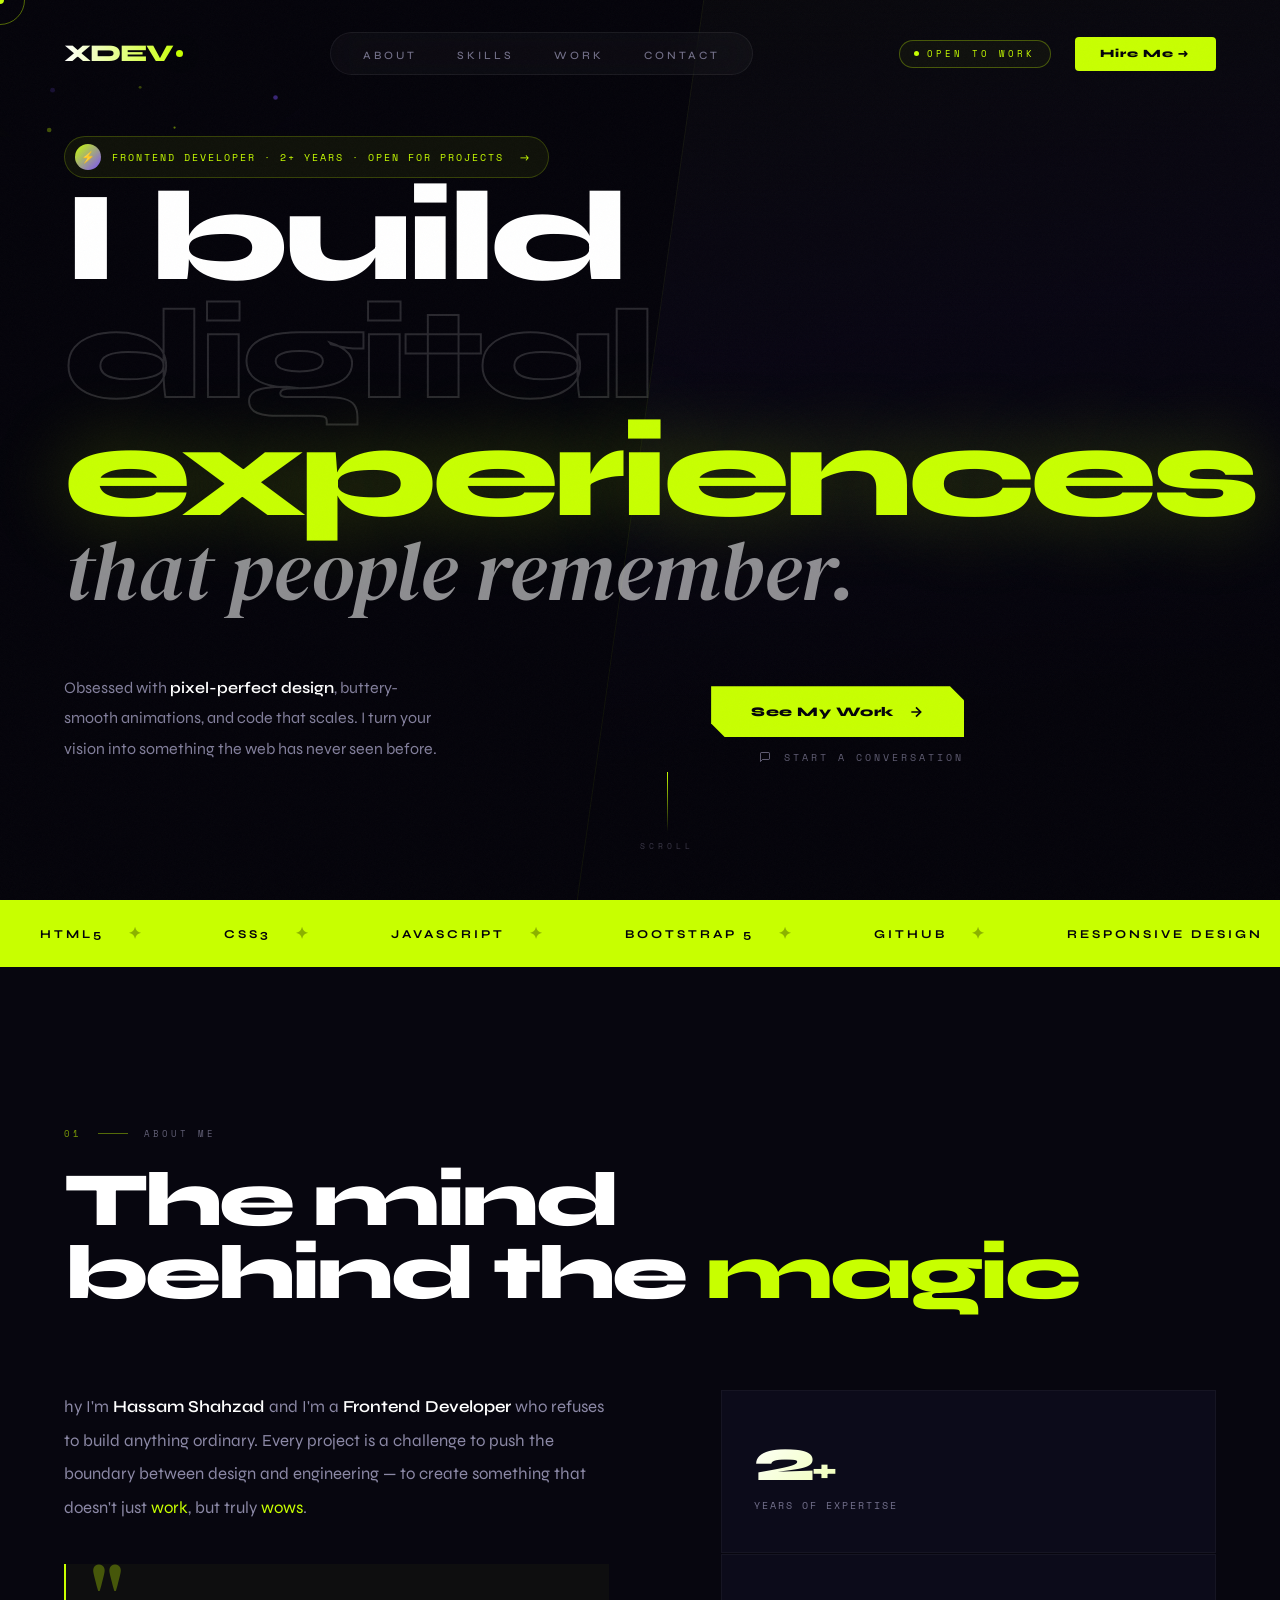
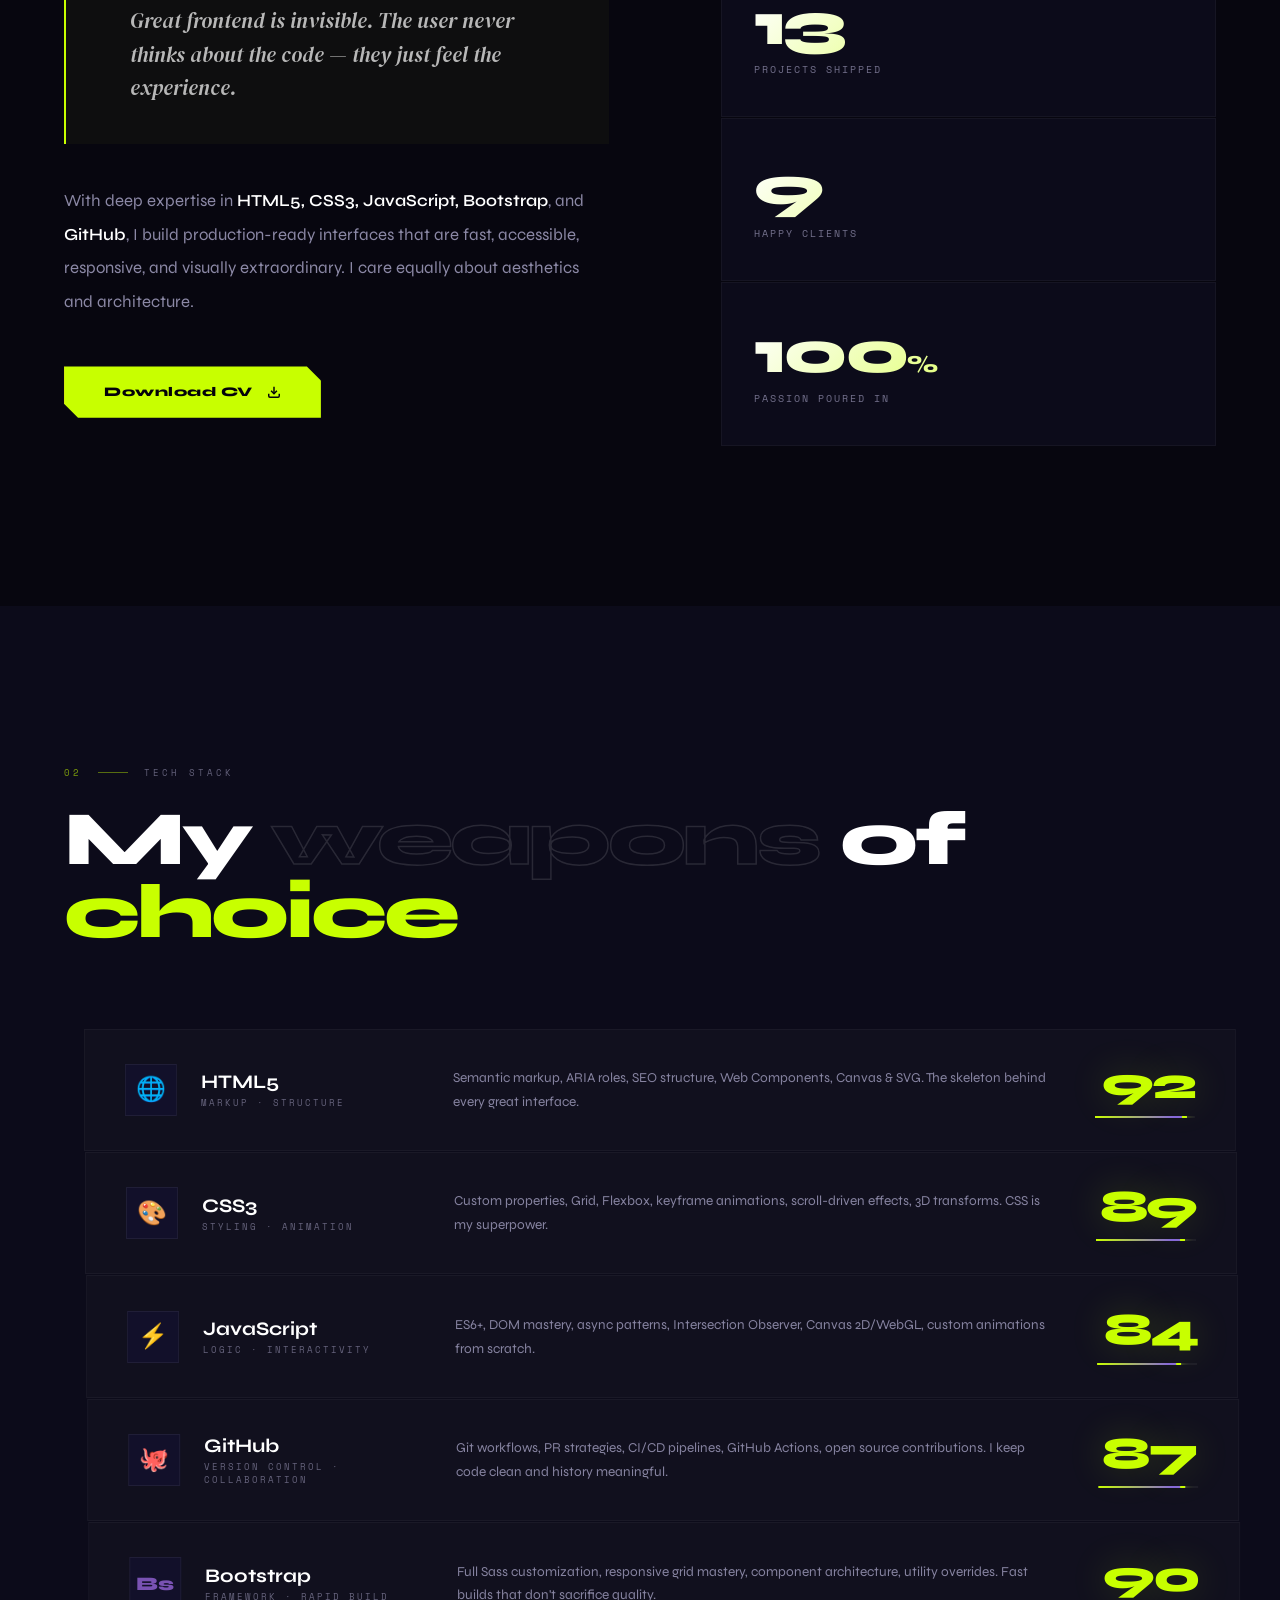
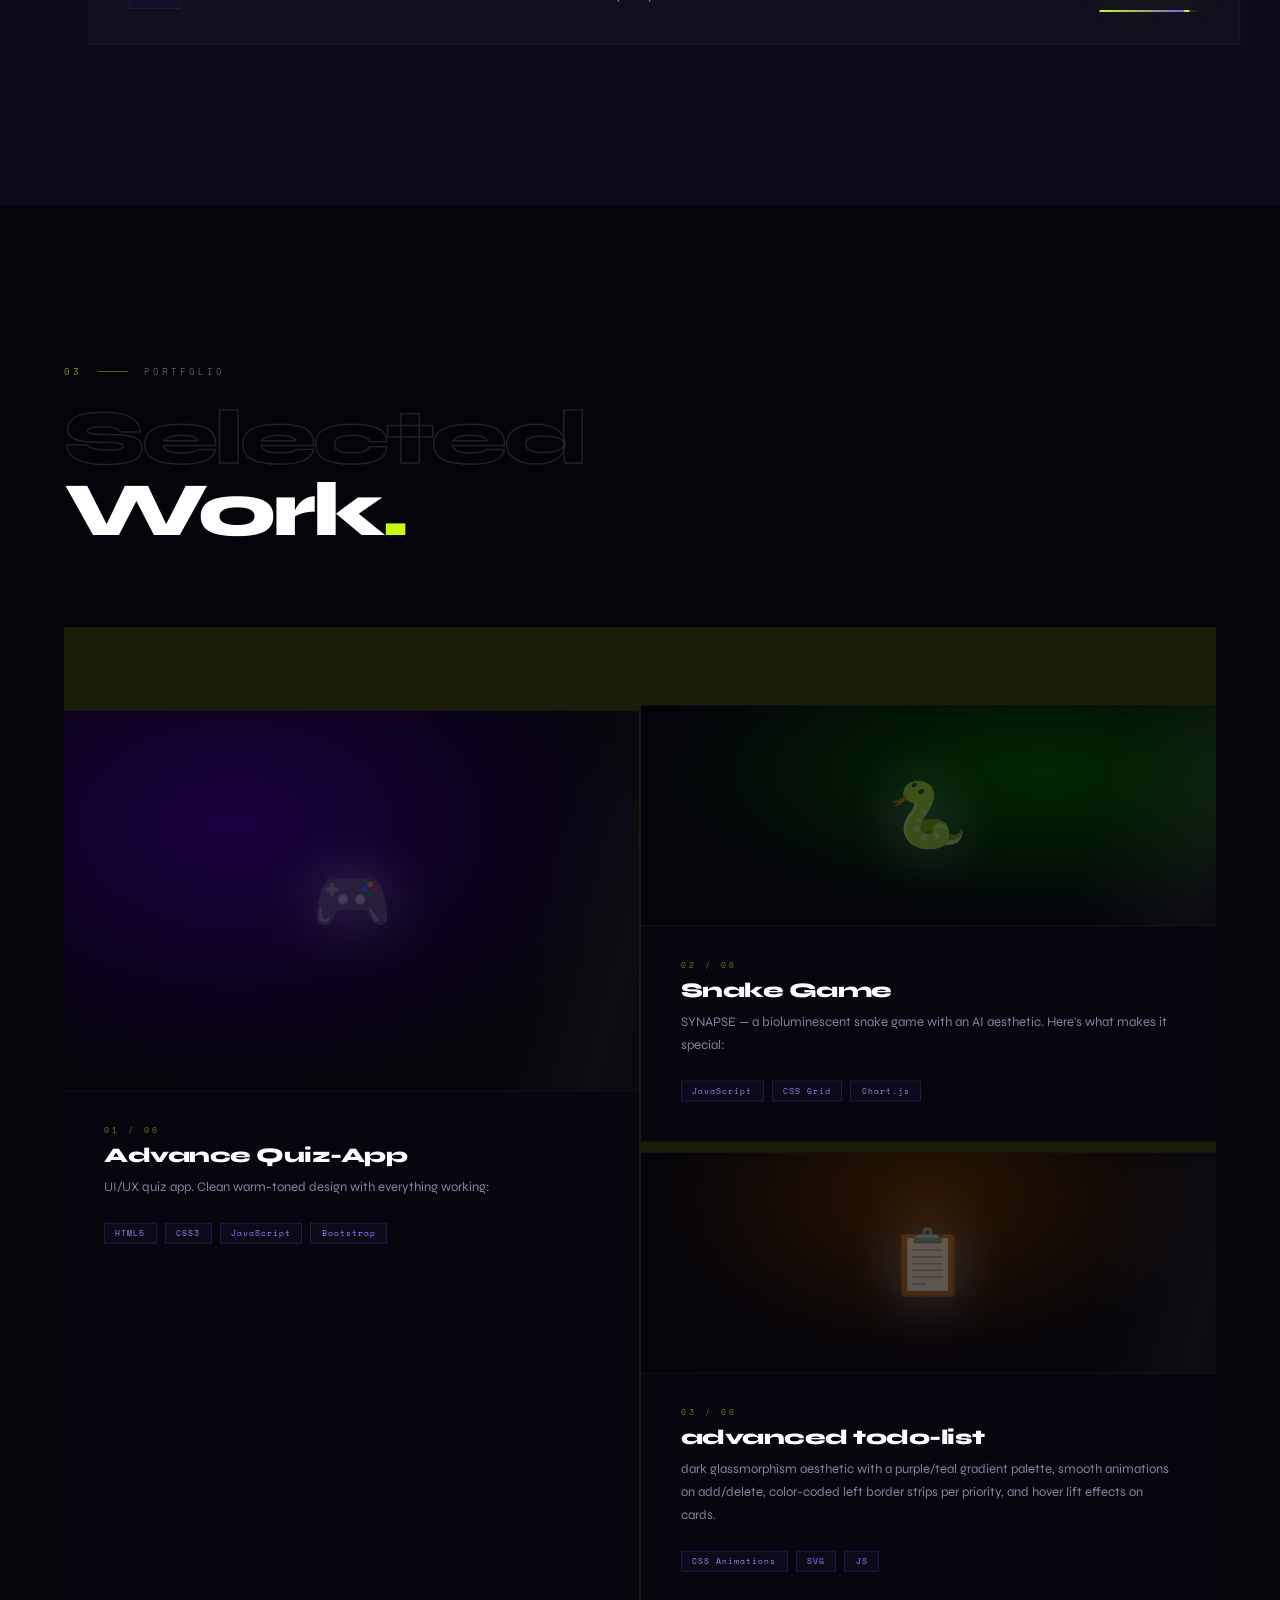
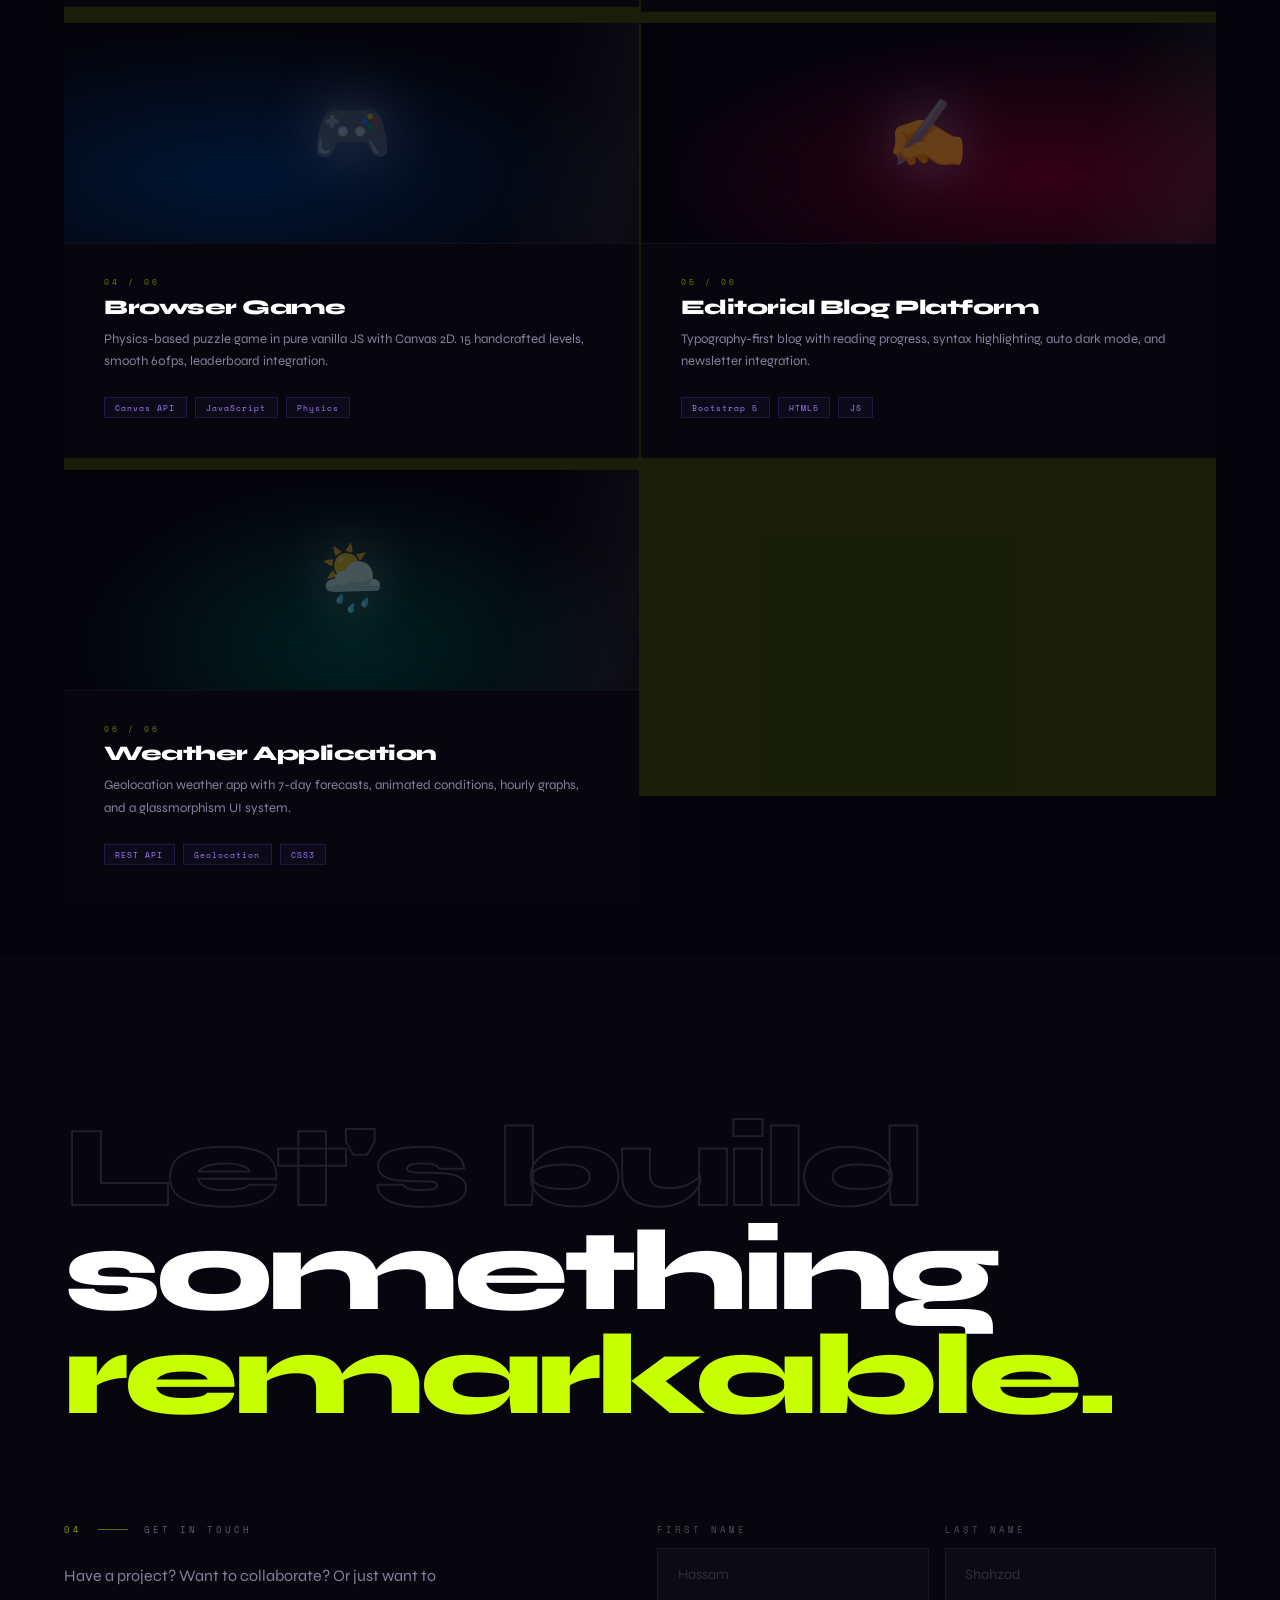
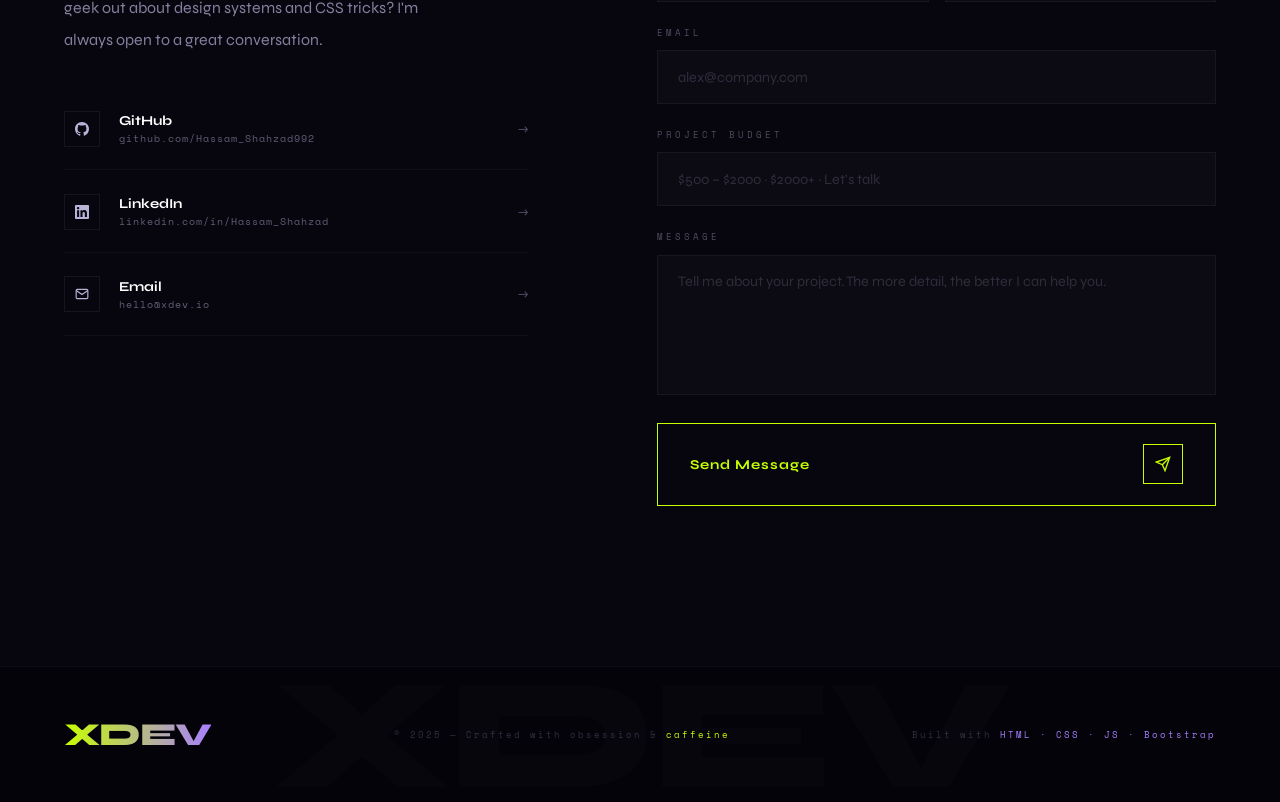
<file: index.html>
<!DOCTYPE html>
<html lang="en">
<head>
<meta charset="UTF-8">
<meta name="viewport" content="width=device-width, initial-scale=1.0">
<title>XDEV — Frontend Architect</title>
<link rel="preconnect" href="https://fonts.googleapis.com">
<link href="https://fonts.googleapis.com/css2?family=Clash+Display:wght@400;500;600;700&family=Cabinet+Grotesk:wght@100;300;400;500;700;800;900&family=Sentient:ital,wght@0,400;1,400;1,700&family=Sono:wght@300;400;500&display=swap" rel="stylesheet">
<link href="https://fonts.googleapis.com/css2?family=Syne:wght@400;700;800&family=DM+Serif+Display:ital@1&family=Space+Mono:ital,wght@0,400;1,400&display=swap" rel="stylesheet">
<link rel="stylesheet" href="portfolio.css">
</head>
<body>

<!-- NOISE -->
<div id="grain"></div>

<!-- SCROLL PROGRESS -->
<div id="progress"></div>

<!-- CURSORS -->
<div id="cursor-dot"></div>
<div id="cursor-circle"></div>
<div id="cursor-text">VIEW</div>

<!-- ══════════════════════ LOADER ══════════════════════ -->
<div id="loader">
  <div class="loader-scanline"></div>
  <div class="loader-corners"></div>
  <div class="loader-corners-b"></div>
  <div class="loader-big" id="loaderNum">0</div>
  <div class="loader-sub">Initializing Portfolio</div>
  <div class="loader-pct" id="loaderPct">0%</div>
  <div class="loader-bar-wrap"><div class="loader-bar" id="loaderBar"></div></div>
</div>

<!-- ══════════════════════ NAV ══════════════════════ -->
<nav id="mainNav">
  <a href="#home" class="nav-logo">XDEV<div class="nav-logo-dot logo-dot"></div></a>
  <ul class="nav-mid">
    <li><a href="#about">About</a></li>
    <li><a href="#skills">Skills</a></li>
    <li><a href="#projects">Work</a></li>
    <li><a href="#contact">Contact</a></li>
  </ul>
  <div class="nav-right">
    <div class="nav-badge"><div class="nav-badge-dot"></div>Open to work</div>
    <a href="#contact" class="nav-hire"><span>Hire Me →</span></a>
  </div>
</nav>

<!-- ══════════════════════ HERO ══════════════════════ -->
<section class="hero" id="home">
  <canvas id="hero-canvas"></canvas>
  <div class="hero-diagonal"></div>

  <div class="hero-content">
    <div class="hero-chip">
      <div class="chip-avatar">⚡</div>
      <span class="chip-text">Frontend Developer · 2+ Years · Open for Projects</span>
      <span class="chip-arrow">→</span>
    </div>

    <h1 class="hero-title">
      <span class="ht-line ht-white">I build</span>
      <span class="ht-line ht-outline">digital</span>
      <span class="ht-line"><span class="ht-lime">experiences</span></span>
      <span class="ht-line ht-serif">that people remember.</span>
    </h1>

    <div class="hero-bottom">
      <p class="hero-desc">
        Obsessed with <strong>pixel-perfect design</strong>, buttery-smooth animations,
        and code that scales. I turn your vision into something the web has never seen before.
      </p>
      <div class="hero-btns">
        <a href="#projects" class="hbtn-main">
          <span>See My Work</span>
          <svg width="16" height="16" viewBox="0 0 24 24" fill="none" stroke="currentColor" stroke-width="2.5"><line x1="5" y1="12" x2="19" y2="12"/><polyline points="12 5 19 12 12 19"/></svg>
        </a>
        <a href="#contact" class="hbtn-ghost">
          <svg width="12" height="12" viewBox="0 0 24 24" fill="none" stroke="currentColor" stroke-width="2"><path d="M21 15a2 2 0 0 1-2 2H7l-4 4V5a2 2 0 0 1 2-2h14a2 2 0 0 1 2 2z"/></svg>
          START A CONVERSATION
        </a>
      </div>
    </div>
  </div>

  <div class="hero-scroll">
    <div class="scroll-track"></div>
    <span>Scroll</span>
  </div>
</section>

<!-- ══════════════════════ MARQUEE ══════════════════════ -->
<div class="marquee-strip">
  <div class="marquee-inner" id="marq">
    <span class="mitem">HTML5</span><span class="mitem">CSS3</span>
    <span class="mitem">JavaScript</span><span class="mitem">Bootstrap 5</span>
    <span class="mitem">GitHub</span><span class="mitem">Responsive Design</span>
    <span class="mitem">Web Animation</span><span class="mitem">UI · UX</span>
    <span class="mitem">Accessibility</span><span class="mitem">Performance</span>
    <span class="mitem">HTML5</span><span class="mitem">CSS3</span>
    <span class="mitem">JavaScript</span><span class="mitem">Bootstrap 5</span>
    <span class="mitem">GitHub</span><span class="mitem">Responsive Design</span>
    <span class="mitem">Web Animation</span><span class="mitem">UI · UX</span>
    <span class="mitem">Accessibility</span><span class="mitem">Performance</span>
  </div>
</div>

<!-- ══════════════════════ ABOUT ══════════════════════ -->
<section class="about" id="about">
  <div class="s-eyebrow rv">
    <span class="s-num">01</span><span class="s-rule"></span><span class="s-tag">About Me</span>
  </div>
  <h2 class="s-title rv d1">
    The mind<br>behind the <span class="accent">magic</span>
  </h2>

  <div class="about-grid">
    <div class="about-text">
      <p class="rv d1">
       hy I'm <strong>Hassam Shahzad</strong> and I'm a <strong>Frontend Developer</strong> who refuses to build anything ordinary.
        Every project is a challenge to push the boundary between design and engineering —
        to create something that doesn't just <em>work</em>, but truly <em>wows</em>.
      </p>
      <div class="about-quote rv d2">
        <p>Great frontend is invisible. The user never thinks about the code — they just feel the experience.</p>
      </div>
      <p class="rv d2">
        With deep expertise in <strong>HTML5, CSS3, JavaScript, Bootstrap</strong>, and <strong>GitHub</strong>,
        I build production-ready interfaces that are fast, accessible, responsive, and visually extraordinary.
        I care equally about aesthetics and architecture.
      </p>
      <div class="about-cta-row rv d3">
        <a href="#" download="#" class="hbtn-main"><span>Download CV</span>
          <svg width="14" height="14" viewBox="0 0 24 24" fill="none" stroke="currentColor" stroke-width="2.5"><path d="M21 15v4a2 2 0 0 1-2 2H5a2 2 0 0 1-2-2v-4"/><polyline points="7 10 12 15 17 10"/><line x1="12" y1="15" x2="12" y2="3"/></svg>
        </a>
      </div>
    </div>

    <div class="stat-stack rv d2">
      <div class="stat-item">
        <div class="si-num">2<span style="font-size:2rem;color:var(--lime)">+</span></div>
        <div class="si-label">Years of Expertise</div>
      </div>
      <div class="stat-item">
        <div class="si-num">13</div>
        <div class="si-label">Projects Shipped</div>
      </div>
      <div class="stat-item">
        <div class="si-num">9</div>
        <div class="si-label">Happy Clients</div>
      </div>
      <div class="stat-item">
        <div class="si-num">100<span style="font-size:1.5rem;color:var(--lime)">%</span></div>
        <div class="si-label">Passion Poured In</div>
      </div>
    </div>
  </div>
</section>

<!-- ══════════════════════ SKILLS ══════════════════════ -->
<section class="skills" id="skills">
  <div class="s-eyebrow rv"><span class="s-num">02</span><span class="s-rule"></span><span class="s-tag">Tech Stack</span></div>
  <h2 class="s-title rv d1">My <span class="dim">weapons</span> of<br><span class="accent">choice</span></h2>

  <div class="skills-rows">

    <div class="skill-row">
      <div class="skill-row-left">
        <div class="skill-icon-box">🌐</div>
        <div>
          <div class="skill-row-name">HTML5</div>
          <div class="skill-row-cat">Markup · Structure</div>
        </div>
      </div>
      <div class="skill-row-desc">Semantic markup, ARIA roles, SEO structure, Web Components, Canvas &amp; SVG. The skeleton behind every great interface.</div>
      <div class="skill-row-right">
        <div class="skill-pct-big">92</div>
        <div class="skill-bar-v"><div class="skill-bar-v-fill" data-w="92"></div></div>
      </div>
    </div>

    <div class="skill-row">
      <div class="skill-row-left">
        <div class="skill-icon-box">🎨</div>
        <div>
          <div class="skill-row-name">CSS3</div>
          <div class="skill-row-cat">Styling · Animation</div>
        </div>
      </div>
      <div class="skill-row-desc">Custom properties, Grid, Flexbox, keyframe animations, scroll-driven effects, 3D transforms. CSS is my superpower.</div>
      <div class="skill-row-right">
        <div class="skill-pct-big">89</div>
        <div class="skill-bar-v"><div class="skill-bar-v-fill" data-w="89"></div></div>
      </div>
    </div>

    <div class="skill-row">
      <div class="skill-row-left">
        <div class="skill-icon-box">⚡</div>
        <div>
          <div class="skill-row-name">JavaScript</div>
          <div class="skill-row-cat">Logic · Interactivity</div>
        </div>
      </div>
      <div class="skill-row-desc">ES6+, DOM mastery, async patterns, Intersection Observer, Canvas 2D/WebGL, custom animations from scratch.</div>
      <div class="skill-row-right">
        <div class="skill-pct-big">84</div>
        <div class="skill-bar-v"><div class="skill-bar-v-fill" data-w="84"></div></div>
      </div>
    </div>

    <div class="skill-row">
      <div class="skill-row-left">
        <div class="skill-icon-box">🐙</div>
        <div>
          <div class="skill-row-name">GitHub</div>
          <div class="skill-row-cat">Version Control · Collaboration</div>
        </div>
      </div>
      <div class="skill-row-desc">Git workflows, PR strategies, CI/CD pipelines, GitHub Actions, open source contributions. I keep code clean and history meaningful.</div>
      <div class="skill-row-right">
        <div class="skill-pct-big">87</div>
        <div class="skill-bar-v"><div class="skill-bar-v-fill" data-w="87"></div></div>
      </div>
    </div>

    <div class="skill-row">
      <div class="skill-row-left">
        <div class="skill-icon-box" style="font-size:1.2rem;font-weight:900;color:#7952b3;">Bs</div>
        <div>
          <div class="skill-row-name">Bootstrap</div>
          <div class="skill-row-cat">Framework · Rapid Build</div>
        </div>
      </div>
      <div class="skill-row-desc">Full Sass customization, responsive grid mastery, component architecture, utility overrides. Fast builds that don't sacrifice quality.</div>
      <div class="skill-row-right">
        <div class="skill-pct-big">90</div>
        <div class="skill-bar-v"><div class="skill-bar-v-fill" data-w="90"></div></div>
      </div>
    </div>

  </div>
</section>

<!-- ══════════════════════ PROJECTS ══════════════════════ -->
<section class="projects" id="projects">
  <div class="s-eyebrow rv"><span class="s-num">03</span><span class="s-rule"></span><span class="s-tag">Portfolio</span></div>
  <h2 class="s-title rv d1"><span class="dim">Selected</span><br>Work<span class="accent">.</span></h2>

  <div class="proj-grid">
    <div class="pc">
      <div class="pc-visual">
        <div class="pc-bg pcbg1"></div>
        <div class="pc-shimmer"></div>
        <div class="pc-icon">🎮</div>
        <div class="pc-overlay">
          <a href="quiz.html" class="pc-btn fill">Live Demo</a>
          <a href="#" class="pc-btn wire">GitHub →</a>
        </div>
      </div>
      <div class="pc-body">
        <div class="pc-n">01 / 06</div>
        <div class="pc-title">Advance Quiz-App</div>
        <div class="pc-desc"> UI/UX quiz app. Clean warm-toned design with everything working:</div>
        <div class="pc-tags"><span class="ptag">HTML5</span><span class="ptag">CSS3</span><span class="ptag">JavaScript</span><span class="ptag">Bootstrap</span></div>
      </div>
    </div>

    <div class="pc">
      <div class="pc-visual">
        <div class="pc-bg pcbg2"></div>
        <div class="pc-shimmer"></div>
        <div class="pc-icon">🐍</div>
        <div class="pc-overlay">
          <a href="snake.html" class="pc-btn fill">Live Demo</a>
          <a href="#" class="pc-btn wire">GitHub →</a>
        </div>
      </div>
      <div class="pc-body">
        <div class="pc-n">02 / 06</div>
        <div class="pc-title">Snake Game</div>
        <div class="pc-desc">SYNAPSE — a bioluminescent snake game with an AI aesthetic. Here's what makes it special:</div>
        <div class="pc-tags"><span class="ptag">JavaScript</span><span class="ptag">CSS Grid</span><span class="ptag">Chart.js</span></div>
      </div>
    </div>

    <div class="pc">
      <div class="pc-visual">
        <div class="pc-bg pcbg3"></div>
        <div class="pc-shimmer"></div>
        <div class="pc-icon">📋</div>
        <div class="pc-overlay">
          <a href="todo-list.html" class="pc-btn fill">Live Demo</a>
          <a href="#" class="pc-btn wire">GitHub →</a>
        </div>
      </div>
      <div class="pc-body">
        <div class="pc-n">03 / 06</div>
        <div class="pc-title">advanced todo-list</div>
        <div class="pc-desc"> dark glassmorphism aesthetic with a purple/teal gradient palette, smooth animations on add/delete, color-coded left border strips per priority, and hover lift effects on cards.</div>
        <div class="pc-tags"><span class="ptag">CSS Animations</span><span class="ptag">SVG</span><span class="ptag">JS</span></div>
      </div>
    </div>

    <div class="pc">
      <div class="pc-visual">
        <div class="pc-bg pcbg4"></div>
        <div class="pc-shimmer"></div>
        <div class="pc-icon">🎮</div>
        <div class="pc-overlay">
          <a href="#" class="pc-btn fill">Live Demo</a>
          <a href="#" class="pc-btn wire">GitHub →</a>
        </div>
      </div>
      <div class="pc-body">
        <div class="pc-n">04 / 06</div>
        <div class="pc-title">Browser Game</div>
        <div class="pc-desc">Physics-based puzzle game in pure vanilla JS with Canvas 2D. 15 handcrafted levels, smooth 60fps, leaderboard integration.</div>
        <div class="pc-tags"><span class="ptag">Canvas API</span><span class="ptag">JavaScript</span><span class="ptag">Physics</span></div>
      </div>
    </div>

    <div class="pc">
      <div class="pc-visual">
        <div class="pc-bg pcbg5"></div>
        <div class="pc-shimmer"></div>
        <div class="pc-icon">✍️</div>
        <div class="pc-overlay">
          <a href="#" class="pc-btn fill">Live Demo</a>
          <a href="#" class="pc-btn wire">GitHub →</a>
        </div>
      </div>
      <div class="pc-body">
        <div class="pc-n">05 / 06</div>
        <div class="pc-title">Editorial Blog Platform</div>
        <div class="pc-desc">Typography-first blog with reading progress, syntax highlighting, auto dark mode, and newsletter integration.</div>
        <div class="pc-tags"><span class="ptag">Bootstrap 5</span><span class="ptag">HTML5</span><span class="ptag">JS</span></div>
      </div>
    </div>

    <div class="pc">
      <div class="pc-visual">
        <div class="pc-bg pcbg6"></div>
        <div class="pc-shimmer"></div>
        <div class="pc-icon">🌦️</div>
        <div class="pc-overlay">
          <a href="weather.html" class="pc-btn fill">Live Demo</a>
          <a href="#" class="pc-btn wire">GitHub →</a>
        </div>
      </div>
      <div class="pc-body">
        <div class="pc-n">06 / 06</div>
        <div class="pc-title">Weather Application</div>
        <div class="pc-desc">Geolocation weather app with 7-day forecasts, animated conditions, hourly graphs, and a glassmorphism UI system.</div>
        <div class="pc-tags"><span class="ptag">REST API</span><span class="ptag">Geolocation</span><span class="ptag">CSS3</span></div>
      </div>
    </div>
  </div>
</section>

<!-- ══════════════════════ CONTACT ══════════════════════ -->
<section class="contact" id="contact">
  <h2 class="contact-heading-big rv">
    <span class="stroke">Let's build</span>
    <span class="filled">something</span>
    <span class="lime">remarkable.</span>
  </h2>

  <div class="contact-grid">
    <div>
      <div class="s-eyebrow rv"><span class="s-num">04</span><span class="s-rule"></span><span class="s-tag">Get in Touch</span></div>
      <p class="rv d1" style="font-size:1rem;line-height:2;color:rgba(184,180,216,.7);max-width:380px;margin-top:1.5rem;">
        Have a project? Want to collaborate? Or just want to geek out about design systems and CSS tricks? I'm always open to a great conversation.
      </p>
      <div class="contact-info-row rv d2">
        <a href="https://github.com/HassamShahzad992" class="ci">
          <div class="ci-left">
            <div class="ci-icon-wrap">
              <svg width="14" height="14" viewBox="0 0 24 24" fill="currentColor"><path d="M12 0c-6.626 0-12 5.373-12 12 0 5.302 3.438 9.8 8.207 11.387.599.111.793-.261.793-.577v-2.234c-3.338.726-4.033-1.416-4.033-1.416-.546-1.387-1.333-1.756-1.333-1.756-1.089-.745.083-.729.083-.729 1.205.084 1.839 1.237 1.839 1.237 1.07 1.834 2.807 1.304 3.492.997.107-.775.418-1.305.762-1.604-2.665-.305-5.467-1.334-5.467-5.931 0-1.311.469-2.381 1.236-3.221-.124-.303-.535-1.524.117-3.176 0 0 1.008-.322 3.301 1.23.957-.266 1.983-.399 3.003-.404 1.02.005 2.047.138 3.006.404 2.291-1.552 3.297-1.23 3.297-1.23.653 1.653.242 2.874.118 3.176.77.84 1.235 1.911 1.235 3.221 0 4.609-2.807 5.624-5.479 5.921.43.372.823 1.102.823 2.222v3.293c0 .319.192.694.801.576 4.765-1.589 8.199-6.086 8.199-11.386 0-6.627-5.373-12-12-12z"/></svg>
            </div>
            <div><div class="ci-name">GitHub</div><div class="ci-handle">github.com/Hassam_Shahzad992</div></div>
          </div>
          <span class="ci-arrow">→</span>
        </a>
        <a href="https://www.linkedin.com/feed/" class="ci">
          <div class="ci-left">
            <div class="ci-icon-wrap">
              <svg width="14" height="14" viewBox="0 0 24 24" fill="currentColor"><path d="M20.447 20.452h-3.554v-5.569c0-1.328-.027-3.037-1.852-3.037-1.853 0-2.136 1.445-2.136 2.939v5.667H9.351V9h3.414v1.561h.046c.477-.9 1.637-1.85 3.37-1.85 3.601 0 4.267 2.37 4.267 5.455v6.286zM5.337 7.433c-1.144 0-2.063-.926-2.063-2.065 0-1.138.92-2.063 2.063-2.063 1.14 0 2.064.925 2.064 2.063 0 1.139-.925 2.065-2.064 2.065zm1.782 13.019H3.555V9h3.564v11.452zM22.225 0H1.771C.792 0 0 .774 0 1.729v20.542C0 23.227.792 24 1.771 24h20.451C23.2 24 24 23.227 24 22.271V1.729C24 .774 23.2 0 22.222 0h.003z"/></svg>
            </div>
            <div><div class="ci-name">LinkedIn</div><div class="ci-handle">linkedin.com/in/Hassam_Shahzad</div></div>
          </div>
          <span class="ci-arrow">→</span>
        </a>
        <a href="mailto:hello@xdev.io" class="ci">
          <div class="ci-left">
            <div class="ci-icon-wrap">
              <svg width="14" height="14" viewBox="0 0 24 24" fill="none" stroke="currentColor" stroke-width="2"><path d="M4 4h16c1.1 0 2 .9 2 2v12c0 1.1-.9 2-2 2H4c-1.1 0-2-.9-2-2V6c0-1.1.9-2 2-2z"/><polyline points="22,6 12,13 2,6"/></svg>
            </div>
            <div><div class="ci-name">Email</div><div class="ci-handle">hello@xdev.io</div></div>
          </div>
          <span class="ci-arrow">→</span>
        </a>
      </div>
    </div>

    <div class="contact-form rv d2">
      <div class="form-2col">
        <div class="fg"><label>First Name</label><input type="text" placeholder="Hassam"></div>
        <div class="fg"><label>Last Name</label><input type="text" placeholder="Shahzad"></div>
      </div>
      <div class="fg"><label>Email</label><input type="email" placeholder="alex@company.com"></div>
      <div class="fg"><label>Project Budget</label><input type="text" placeholder="$500 – $2000 · $2000+ · Let's talk"></div>
      <div class="fg"><label>Message</label><textarea placeholder="Tell me about your project. The more detail, the better I can help you."></textarea></div>
      <button class="btn-fire" id="fireBtn">
        <span>Send Message</span>
        <div class="btn-icon">
          <svg width="16" height="16" viewBox="0 0 24 24" fill="none" stroke="currentColor" stroke-width="2"><line x1="22" y1="2" x2="11" y2="13"/><polygon points="22 2 15 22 11 13 2 9 22 2"/></svg>
        </div>
      </button>
    </div>
  </div>
</section>

<!-- ══════════════════════ FOOTER ══════════════════════ -->
<footer>
  <div class="footer-logo">XDEV</div>
  <div class="footer-copy">© 2025 — Crafted with obsession &amp; <span>caffeine</span></div>
  <div class="footer-stack">Built with <span>HTML · CSS · JS · Bootstrap</span></div>
</footer>

<script src="portfolio.js"></script>
</body>
</html>
</file>
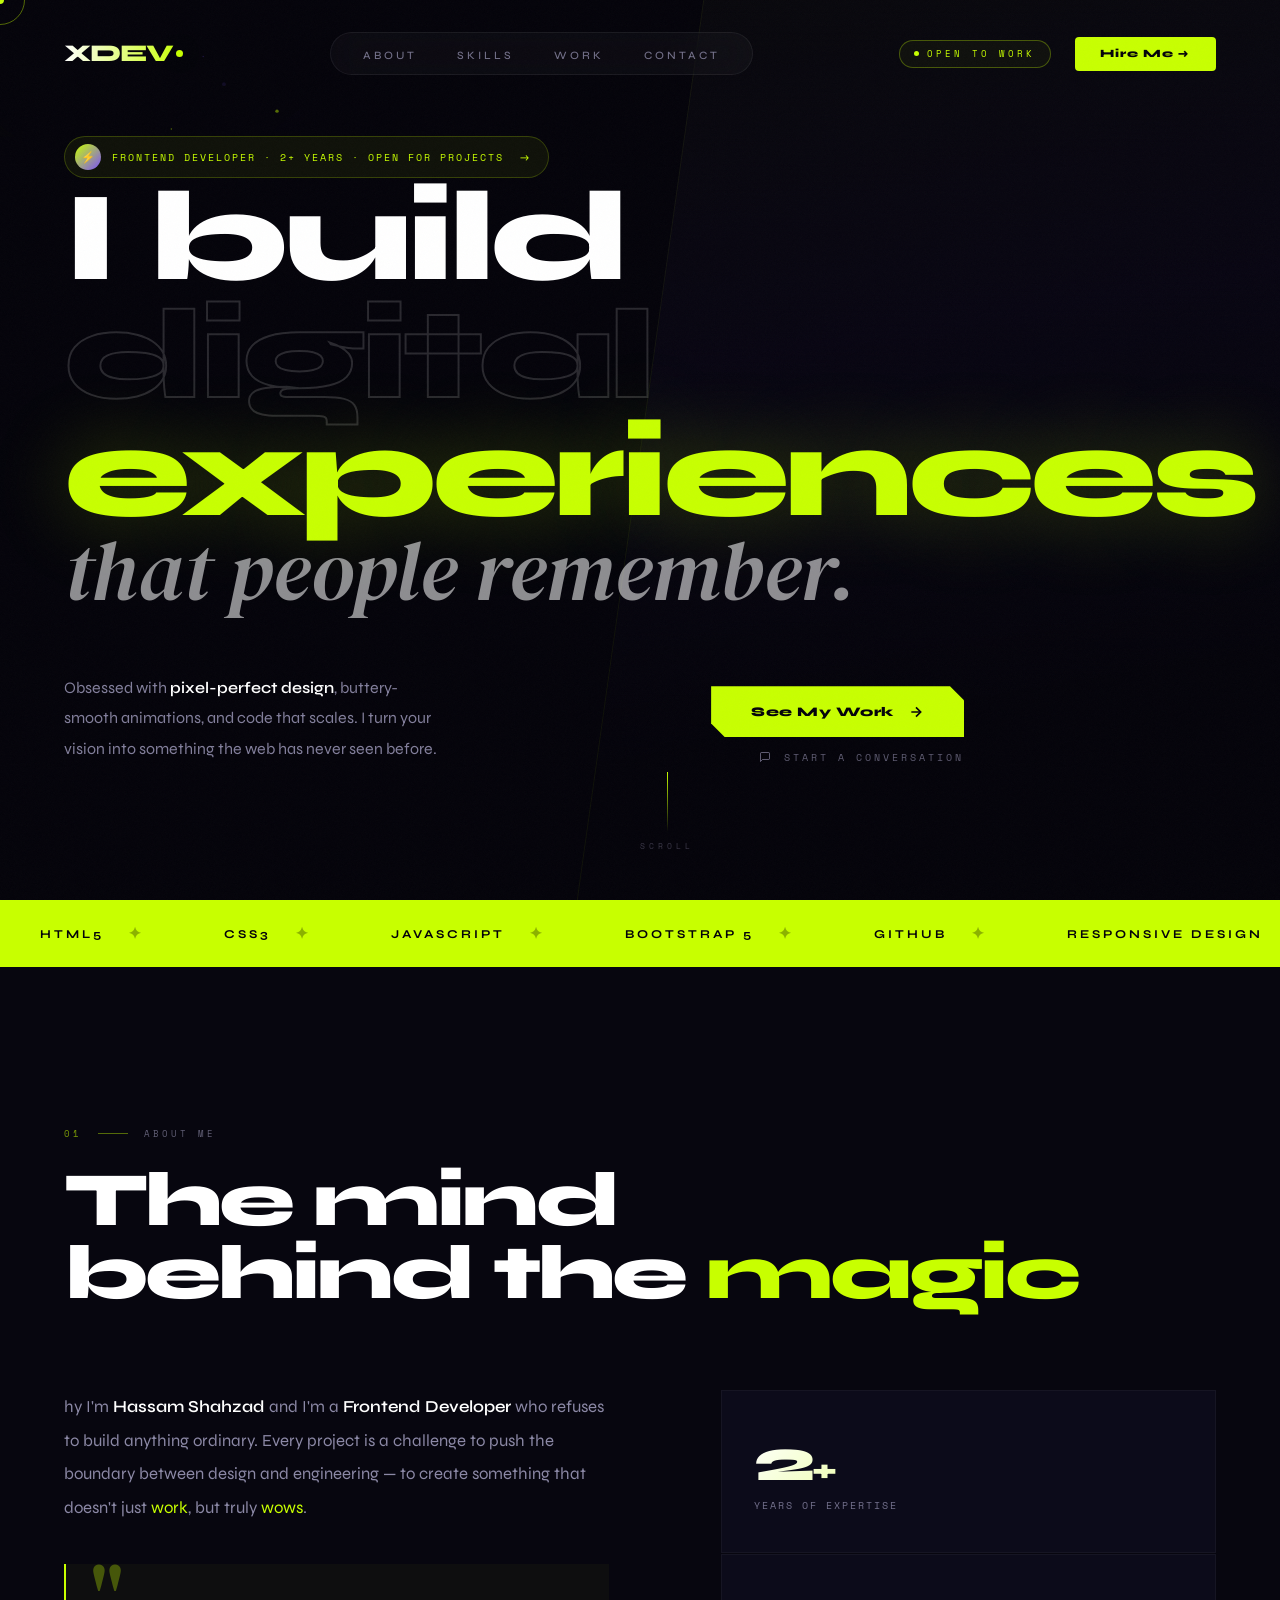
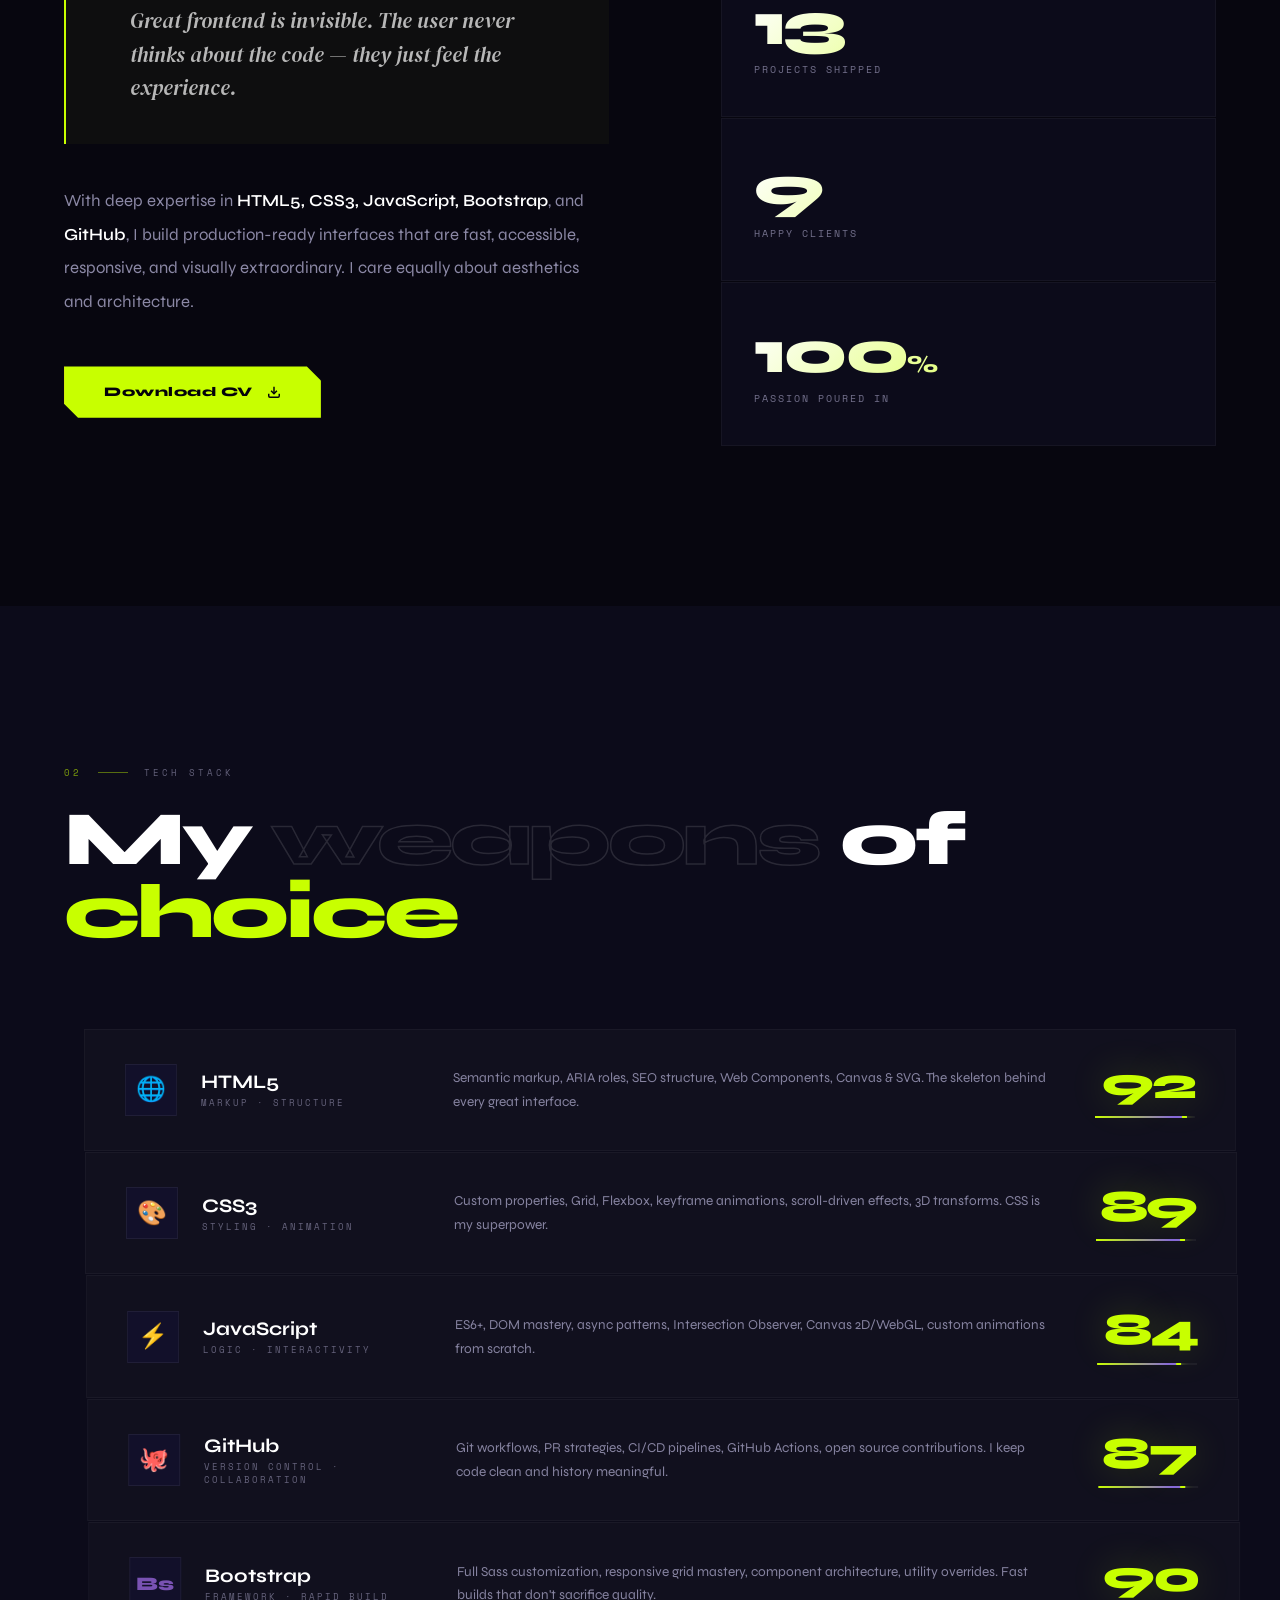
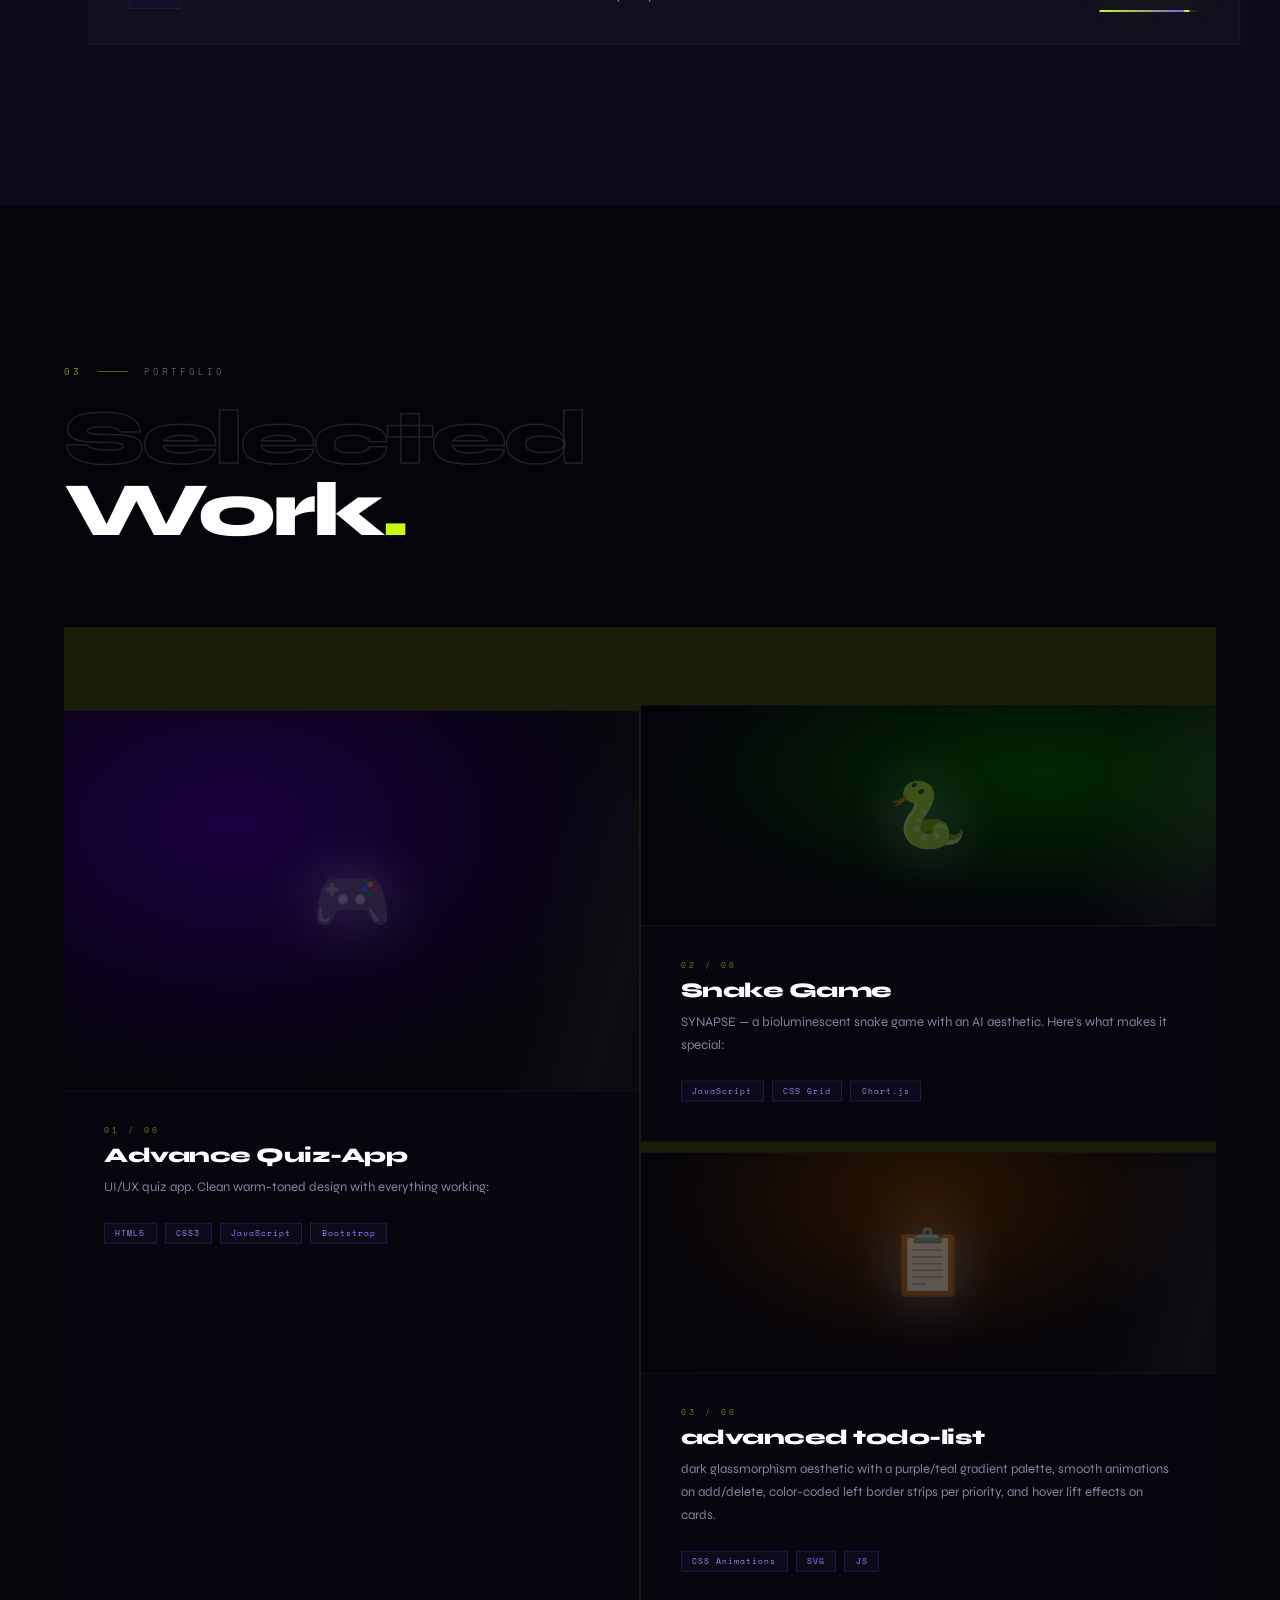
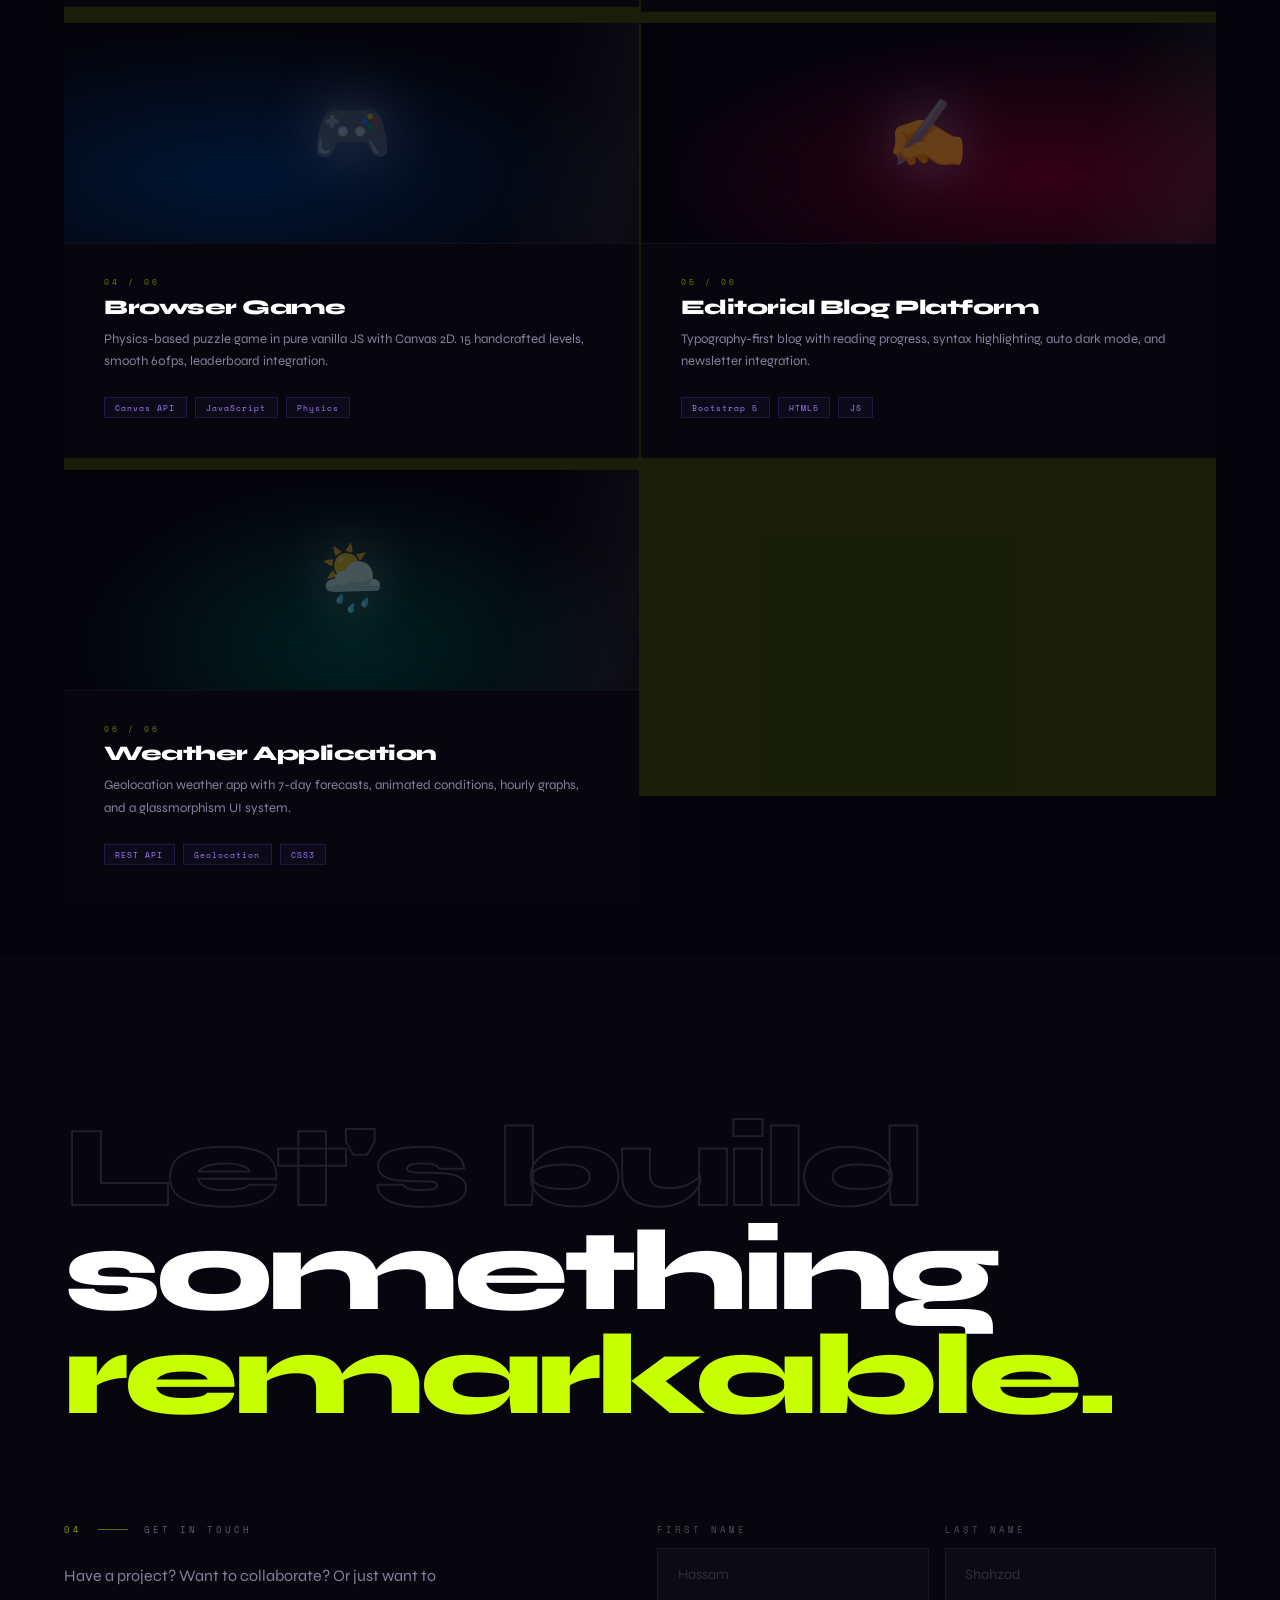
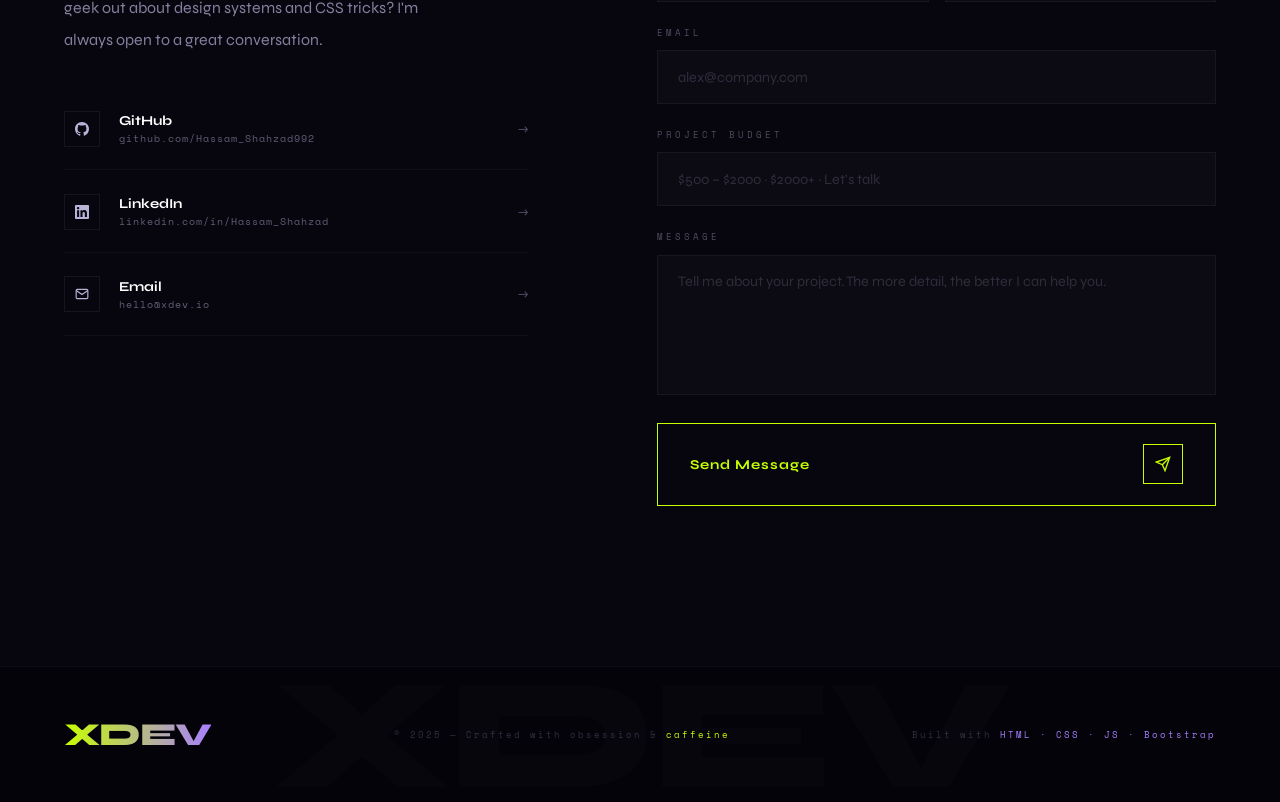
<file: portfolio.html>
<!DOCTYPE html>
<html lang="en">
<head>
<meta charset="UTF-8">
<meta name="viewport" content="width=device-width, initial-scale=1.0">
<title>XDEV — Frontend Architect</title>
<link rel="preconnect" href="https://fonts.googleapis.com">
<link href="https://fonts.googleapis.com/css2?family=Clash+Display:wght@400;500;600;700&family=Cabinet+Grotesk:wght@100;300;400;500;700;800;900&family=Sentient:ital,wght@0,400;1,400;1,700&family=Sono:wght@300;400;500&display=swap" rel="stylesheet">
<link href="https://fonts.googleapis.com/css2?family=Syne:wght@400;700;800&family=DM+Serif+Display:ital@1&family=Space+Mono:ital,wght@0,400;1,400&display=swap" rel="stylesheet">
<link rel="stylesheet" href="portfolio.css">
</head>
<body>

<!-- NOISE -->
<div id="grain"></div>

<!-- SCROLL PROGRESS -->
<div id="progress"></div>

<!-- CURSORS -->
<div id="cursor-dot"></div>
<div id="cursor-circle"></div>
<div id="cursor-text">VIEW</div>

<!-- ══════════════════════ LOADER ══════════════════════ -->
<div id="loader">
  <div class="loader-scanline"></div>
  <div class="loader-corners"></div>
  <div class="loader-corners-b"></div>
  <div class="loader-big" id="loaderNum">0</div>
  <div class="loader-sub">Initializing Portfolio</div>
  <div class="loader-pct" id="loaderPct">0%</div>
  <div class="loader-bar-wrap"><div class="loader-bar" id="loaderBar"></div></div>
</div>

<!-- ══════════════════════ NAV ══════════════════════ -->
<nav id="mainNav">
  <a href="#home" class="nav-logo">XDEV<div class="nav-logo-dot logo-dot"></div></a>
  <ul class="nav-mid">
    <li><a href="#about">About</a></li>
    <li><a href="#skills">Skills</a></li>
    <li><a href="#projects">Work</a></li>
    <li><a href="#contact">Contact</a></li>
  </ul>
  <div class="nav-right">
    <div class="nav-badge"><div class="nav-badge-dot"></div>Open to work</div>
    <a href="#contact" class="nav-hire"><span>Hire Me →</span></a>
  </div>
</nav>

<!-- ══════════════════════ HERO ══════════════════════ -->
<section class="hero" id="home">
  <canvas id="hero-canvas"></canvas>
  <div class="hero-diagonal"></div>

  <div class="hero-content">
    <div class="hero-chip">
      <div class="chip-avatar">⚡</div>
      <span class="chip-text">Frontend Developer · 2+ Years · Open for Projects</span>
      <span class="chip-arrow">→</span>
    </div>

    <h1 class="hero-title">
      <span class="ht-line ht-white">I build</span>
      <span class="ht-line ht-outline">digital</span>
      <span class="ht-line"><span class="ht-lime">experiences</span></span>
      <span class="ht-line ht-serif">that people remember.</span>
    </h1>

    <div class="hero-bottom">
      <p class="hero-desc">
        Obsessed with <strong>pixel-perfect design</strong>, buttery-smooth animations,
        and code that scales. I turn your vision into something the web has never seen before.
      </p>
      <div class="hero-btns">
        <a href="#projects" class="hbtn-main">
          <span>See My Work</span>
          <svg width="16" height="16" viewBox="0 0 24 24" fill="none" stroke="currentColor" stroke-width="2.5"><line x1="5" y1="12" x2="19" y2="12"/><polyline points="12 5 19 12 12 19"/></svg>
        </a>
        <a href="#contact" class="hbtn-ghost">
          <svg width="12" height="12" viewBox="0 0 24 24" fill="none" stroke="currentColor" stroke-width="2"><path d="M21 15a2 2 0 0 1-2 2H7l-4 4V5a2 2 0 0 1 2-2h14a2 2 0 0 1 2 2z"/></svg>
          START A CONVERSATION
        </a>
      </div>
    </div>
  </div>

  <div class="hero-scroll">
    <div class="scroll-track"></div>
    <span>Scroll</span>
  </div>
</section>

<!-- ══════════════════════ MARQUEE ══════════════════════ -->
<div class="marquee-strip">
  <div class="marquee-inner" id="marq">
    <span class="mitem">HTML5</span><span class="mitem">CSS3</span>
    <span class="mitem">JavaScript</span><span class="mitem">Bootstrap 5</span>
    <span class="mitem">GitHub</span><span class="mitem">Responsive Design</span>
    <span class="mitem">Web Animation</span><span class="mitem">UI · UX</span>
    <span class="mitem">Accessibility</span><span class="mitem">Performance</span>
    <span class="mitem">HTML5</span><span class="mitem">CSS3</span>
    <span class="mitem">JavaScript</span><span class="mitem">Bootstrap 5</span>
    <span class="mitem">GitHub</span><span class="mitem">Responsive Design</span>
    <span class="mitem">Web Animation</span><span class="mitem">UI · UX</span>
    <span class="mitem">Accessibility</span><span class="mitem">Performance</span>
  </div>
</div>

<!-- ══════════════════════ ABOUT ══════════════════════ -->
<section class="about" id="about">
  <div class="s-eyebrow rv">
    <span class="s-num">01</span><span class="s-rule"></span><span class="s-tag">About Me</span>
  </div>
  <h2 class="s-title rv d1">
    The mind<br>behind the <span class="accent">magic</span>
  </h2>

  <div class="about-grid">
    <div class="about-text">
      <p class="rv d1">
       hy I'm <strong>Hassam Shahzad</strong> and I'm a <strong>Frontend Developer</strong> who refuses to build anything ordinary.
        Every project is a challenge to push the boundary between design and engineering —
        to create something that doesn't just <em>work</em>, but truly <em>wows</em>.
      </p>
      <div class="about-quote rv d2">
        <p>Great frontend is invisible. The user never thinks about the code — they just feel the experience.</p>
      </div>
      <p class="rv d2">
        With deep expertise in <strong>HTML5, CSS3, JavaScript, Bootstrap</strong>, and <strong>GitHub</strong>,
        I build production-ready interfaces that are fast, accessible, responsive, and visually extraordinary.
        I care equally about aesthetics and architecture.
      </p>
      <div class="about-cta-row rv d3">
        <a href="#" download="#" class="hbtn-main"><span>Download CV</span>
          <svg width="14" height="14" viewBox="0 0 24 24" fill="none" stroke="currentColor" stroke-width="2.5"><path d="M21 15v4a2 2 0 0 1-2 2H5a2 2 0 0 1-2-2v-4"/><polyline points="7 10 12 15 17 10"/><line x1="12" y1="15" x2="12" y2="3"/></svg>
        </a>
      </div>
    </div>

    <div class="stat-stack rv d2">
      <div class="stat-item">
        <div class="si-num">2<span style="font-size:2rem;color:var(--lime)">+</span></div>
        <div class="si-label">Years of Expertise</div>
      </div>
      <div class="stat-item">
        <div class="si-num">13</div>
        <div class="si-label">Projects Shipped</div>
      </div>
      <div class="stat-item">
        <div class="si-num">9</div>
        <div class="si-label">Happy Clients</div>
      </div>
      <div class="stat-item">
        <div class="si-num">100<span style="font-size:1.5rem;color:var(--lime)">%</span></div>
        <div class="si-label">Passion Poured In</div>
      </div>
    </div>
  </div>
</section>

<!-- ══════════════════════ SKILLS ══════════════════════ -->
<section class="skills" id="skills">
  <div class="s-eyebrow rv"><span class="s-num">02</span><span class="s-rule"></span><span class="s-tag">Tech Stack</span></div>
  <h2 class="s-title rv d1">My <span class="dim">weapons</span> of<br><span class="accent">choice</span></h2>

  <div class="skills-rows">

    <div class="skill-row">
      <div class="skill-row-left">
        <div class="skill-icon-box">🌐</div>
        <div>
          <div class="skill-row-name">HTML5</div>
          <div class="skill-row-cat">Markup · Structure</div>
        </div>
      </div>
      <div class="skill-row-desc">Semantic markup, ARIA roles, SEO structure, Web Components, Canvas &amp; SVG. The skeleton behind every great interface.</div>
      <div class="skill-row-right">
        <div class="skill-pct-big">92</div>
        <div class="skill-bar-v"><div class="skill-bar-v-fill" data-w="92"></div></div>
      </div>
    </div>

    <div class="skill-row">
      <div class="skill-row-left">
        <div class="skill-icon-box">🎨</div>
        <div>
          <div class="skill-row-name">CSS3</div>
          <div class="skill-row-cat">Styling · Animation</div>
        </div>
      </div>
      <div class="skill-row-desc">Custom properties, Grid, Flexbox, keyframe animations, scroll-driven effects, 3D transforms. CSS is my superpower.</div>
      <div class="skill-row-right">
        <div class="skill-pct-big">89</div>
        <div class="skill-bar-v"><div class="skill-bar-v-fill" data-w="89"></div></div>
      </div>
    </div>

    <div class="skill-row">
      <div class="skill-row-left">
        <div class="skill-icon-box">⚡</div>
        <div>
          <div class="skill-row-name">JavaScript</div>
          <div class="skill-row-cat">Logic · Interactivity</div>
        </div>
      </div>
      <div class="skill-row-desc">ES6+, DOM mastery, async patterns, Intersection Observer, Canvas 2D/WebGL, custom animations from scratch.</div>
      <div class="skill-row-right">
        <div class="skill-pct-big">84</div>
        <div class="skill-bar-v"><div class="skill-bar-v-fill" data-w="84"></div></div>
      </div>
    </div>

    <div class="skill-row">
      <div class="skill-row-left">
        <div class="skill-icon-box">🐙</div>
        <div>
          <div class="skill-row-name">GitHub</div>
          <div class="skill-row-cat">Version Control · Collaboration</div>
        </div>
      </div>
      <div class="skill-row-desc">Git workflows, PR strategies, CI/CD pipelines, GitHub Actions, open source contributions. I keep code clean and history meaningful.</div>
      <div class="skill-row-right">
        <div class="skill-pct-big">87</div>
        <div class="skill-bar-v"><div class="skill-bar-v-fill" data-w="87"></div></div>
      </div>
    </div>

    <div class="skill-row">
      <div class="skill-row-left">
        <div class="skill-icon-box" style="font-size:1.2rem;font-weight:900;color:#7952b3;">Bs</div>
        <div>
          <div class="skill-row-name">Bootstrap</div>
          <div class="skill-row-cat">Framework · Rapid Build</div>
        </div>
      </div>
      <div class="skill-row-desc">Full Sass customization, responsive grid mastery, component architecture, utility overrides. Fast builds that don't sacrifice quality.</div>
      <div class="skill-row-right">
        <div class="skill-pct-big">90</div>
        <div class="skill-bar-v"><div class="skill-bar-v-fill" data-w="90"></div></div>
      </div>
    </div>

  </div>
</section>

<!-- ══════════════════════ PROJECTS ══════════════════════ -->
<section class="projects" id="projects">
  <div class="s-eyebrow rv"><span class="s-num">03</span><span class="s-rule"></span><span class="s-tag">Portfolio</span></div>
  <h2 class="s-title rv d1"><span class="dim">Selected</span><br>Work<span class="accent">.</span></h2>

  <div class="proj-grid">
    <div class="pc">
      <div class="pc-visual">
        <div class="pc-bg pcbg1"></div>
        <div class="pc-shimmer"></div>
        <div class="pc-icon">🎮</div>
        <div class="pc-overlay">
          <a href="/quiz_app/quiz.html" class="pc-btn fill">Live Demo</a>
          <a href="#" class="pc-btn wire">GitHub →</a>
        </div>
      </div>
      <div class="pc-body">
        <div class="pc-n">01 / 06</div>
        <div class="pc-title">Advance Quiz-App</div>
        <div class="pc-desc"> UI/UX quiz app. Clean warm-toned design with everything working:</div>
        <div class="pc-tags"><span class="ptag">HTML5</span><span class="ptag">CSS3</span><span class="ptag">JavaScript</span><span class="ptag">Bootstrap</span></div>
      </div>
    </div>

    <div class="pc">
      <div class="pc-visual">
        <div class="pc-bg pcbg2"></div>
        <div class="pc-shimmer"></div>
        <div class="pc-icon">🐍</div>
        <div class="pc-overlay">
          <a href="/snake_game/snake.html" class="pc-btn fill">Live Demo</a>
          <a href="#" class="pc-btn wire">GitHub →</a>
        </div>
      </div>
      <div class="pc-body">
        <div class="pc-n">02 / 06</div>
        <div class="pc-title">Snake Game</div>
        <div class="pc-desc">SYNAPSE — a bioluminescent snake game with an AI aesthetic. Here's what makes it special:</div>
        <div class="pc-tags"><span class="ptag">JavaScript</span><span class="ptag">CSS Grid</span><span class="ptag">Chart.js</span></div>
      </div>
    </div>

    <div class="pc">
      <div class="pc-visual">
        <div class="pc-bg pcbg3"></div>
        <div class="pc-shimmer"></div>
        <div class="pc-icon">📋</div>
        <div class="pc-overlay">
          <a href="/todo-list/todo-list.html" class="pc-btn fill">Live Demo</a>
          <a href="#" class="pc-btn wire">GitHub →</a>
        </div>
      </div>
      <div class="pc-body">
        <div class="pc-n">03 / 06</div>
        <div class="pc-title">advanced todo-list</div>
        <div class="pc-desc"> dark glassmorphism aesthetic with a purple/teal gradient palette, smooth animations on add/delete, color-coded left border strips per priority, and hover lift effects on cards.</div>
        <div class="pc-tags"><span class="ptag">CSS Animations</span><span class="ptag">SVG</span><span class="ptag">JS</span></div>
      </div>
    </div>

    <div class="pc">
      <div class="pc-visual">
        <div class="pc-bg pcbg4"></div>
        <div class="pc-shimmer"></div>
        <div class="pc-icon">🎮</div>
        <div class="pc-overlay">
          <a href="#" class="pc-btn fill">Live Demo</a>
          <a href="#" class="pc-btn wire">GitHub →</a>
        </div>
      </div>
      <div class="pc-body">
        <div class="pc-n">04 / 06</div>
        <div class="pc-title">Browser Game</div>
        <div class="pc-desc">Physics-based puzzle game in pure vanilla JS with Canvas 2D. 15 handcrafted levels, smooth 60fps, leaderboard integration.</div>
        <div class="pc-tags"><span class="ptag">Canvas API</span><span class="ptag">JavaScript</span><span class="ptag">Physics</span></div>
      </div>
    </div>

    <div class="pc">
      <div class="pc-visual">
        <div class="pc-bg pcbg5"></div>
        <div class="pc-shimmer"></div>
        <div class="pc-icon">✍️</div>
        <div class="pc-overlay">
          <a href="#" class="pc-btn fill">Live Demo</a>
          <a href="#" class="pc-btn wire">GitHub →</a>
        </div>
      </div>
      <div class="pc-body">
        <div class="pc-n">05 / 06</div>
        <div class="pc-title">Editorial Blog Platform</div>
        <div class="pc-desc">Typography-first blog with reading progress, syntax highlighting, auto dark mode, and newsletter integration.</div>
        <div class="pc-tags"><span class="ptag">Bootstrap 5</span><span class="ptag">HTML5</span><span class="ptag">JS</span></div>
      </div>
    </div>

    <div class="pc">
      <div class="pc-visual">
        <div class="pc-bg pcbg6"></div>
        <div class="pc-shimmer"></div>
        <div class="pc-icon">🌦️</div>
        <div class="pc-overlay">
          <a href="/weather_app/weather.html" class="pc-btn fill">Live Demo</a>
          <a href="#" class="pc-btn wire">GitHub →</a>
        </div>
      </div>
      <div class="pc-body">
        <div class="pc-n">06 / 06</div>
        <div class="pc-title">Weather Application</div>
        <div class="pc-desc">Geolocation weather app with 7-day forecasts, animated conditions, hourly graphs, and a glassmorphism UI system.</div>
        <div class="pc-tags"><span class="ptag">REST API</span><span class="ptag">Geolocation</span><span class="ptag">CSS3</span></div>
      </div>
    </div>
  </div>
</section>

<!-- ══════════════════════ CONTACT ══════════════════════ -->
<section class="contact" id="contact">
  <h2 class="contact-heading-big rv">
    <span class="stroke">Let's build</span>
    <span class="filled">something</span>
    <span class="lime">remarkable.</span>
  </h2>

  <div class="contact-grid">
    <div>
      <div class="s-eyebrow rv"><span class="s-num">04</span><span class="s-rule"></span><span class="s-tag">Get in Touch</span></div>
      <p class="rv d1" style="font-size:1rem;line-height:2;color:rgba(184,180,216,.7);max-width:380px;margin-top:1.5rem;">
        Have a project? Want to collaborate? Or just want to geek out about design systems and CSS tricks? I'm always open to a great conversation.
      </p>
      <div class="contact-info-row rv d2">
        <a href="https://github.com/HassamShahzad992" class="ci">
          <div class="ci-left">
            <div class="ci-icon-wrap">
              <svg width="14" height="14" viewBox="0 0 24 24" fill="currentColor"><path d="M12 0c-6.626 0-12 5.373-12 12 0 5.302 3.438 9.8 8.207 11.387.599.111.793-.261.793-.577v-2.234c-3.338.726-4.033-1.416-4.033-1.416-.546-1.387-1.333-1.756-1.333-1.756-1.089-.745.083-.729.083-.729 1.205.084 1.839 1.237 1.839 1.237 1.07 1.834 2.807 1.304 3.492.997.107-.775.418-1.305.762-1.604-2.665-.305-5.467-1.334-5.467-5.931 0-1.311.469-2.381 1.236-3.221-.124-.303-.535-1.524.117-3.176 0 0 1.008-.322 3.301 1.23.957-.266 1.983-.399 3.003-.404 1.02.005 2.047.138 3.006.404 2.291-1.552 3.297-1.23 3.297-1.23.653 1.653.242 2.874.118 3.176.77.84 1.235 1.911 1.235 3.221 0 4.609-2.807 5.624-5.479 5.921.43.372.823 1.102.823 2.222v3.293c0 .319.192.694.801.576 4.765-1.589 8.199-6.086 8.199-11.386 0-6.627-5.373-12-12-12z"/></svg>
            </div>
            <div><div class="ci-name">GitHub</div><div class="ci-handle">github.com/Hassam_Shahzad992</div></div>
          </div>
          <span class="ci-arrow">→</span>
        </a>
        <a href="https://www.linkedin.com/feed/" class="ci">
          <div class="ci-left">
            <div class="ci-icon-wrap">
              <svg width="14" height="14" viewBox="0 0 24 24" fill="currentColor"><path d="M20.447 20.452h-3.554v-5.569c0-1.328-.027-3.037-1.852-3.037-1.853 0-2.136 1.445-2.136 2.939v5.667H9.351V9h3.414v1.561h.046c.477-.9 1.637-1.85 3.37-1.85 3.601 0 4.267 2.37 4.267 5.455v6.286zM5.337 7.433c-1.144 0-2.063-.926-2.063-2.065 0-1.138.92-2.063 2.063-2.063 1.14 0 2.064.925 2.064 2.063 0 1.139-.925 2.065-2.064 2.065zm1.782 13.019H3.555V9h3.564v11.452zM22.225 0H1.771C.792 0 0 .774 0 1.729v20.542C0 23.227.792 24 1.771 24h20.451C23.2 24 24 23.227 24 22.271V1.729C24 .774 23.2 0 22.222 0h.003z"/></svg>
            </div>
            <div><div class="ci-name">LinkedIn</div><div class="ci-handle">linkedin.com/in/Hassam_Shahzad</div></div>
          </div>
          <span class="ci-arrow">→</span>
        </a>
        <a href="mailto:hello@xdev.io" class="ci">
          <div class="ci-left">
            <div class="ci-icon-wrap">
              <svg width="14" height="14" viewBox="0 0 24 24" fill="none" stroke="currentColor" stroke-width="2"><path d="M4 4h16c1.1 0 2 .9 2 2v12c0 1.1-.9 2-2 2H4c-1.1 0-2-.9-2-2V6c0-1.1.9-2 2-2z"/><polyline points="22,6 12,13 2,6"/></svg>
            </div>
            <div><div class="ci-name">Email</div><div class="ci-handle">hello@xdev.io</div></div>
          </div>
          <span class="ci-arrow">→</span>
        </a>
      </div>
    </div>

    <div class="contact-form rv d2">
      <div class="form-2col">
        <div class="fg"><label>First Name</label><input type="text" placeholder="Hassam"></div>
        <div class="fg"><label>Last Name</label><input type="text" placeholder="Shahzad"></div>
      </div>
      <div class="fg"><label>Email</label><input type="email" placeholder="alex@company.com"></div>
      <div class="fg"><label>Project Budget</label><input type="text" placeholder="$500 – $2000 · $2000+ · Let's talk"></div>
      <div class="fg"><label>Message</label><textarea placeholder="Tell me about your project. The more detail, the better I can help you."></textarea></div>
      <button class="btn-fire" id="fireBtn">
        <span>Send Message</span>
        <div class="btn-icon">
          <svg width="16" height="16" viewBox="0 0 24 24" fill="none" stroke="currentColor" stroke-width="2"><line x1="22" y1="2" x2="11" y2="13"/><polygon points="22 2 15 22 11 13 2 9 22 2"/></svg>
        </div>
      </button>
    </div>
  </div>
</section>

<!-- ══════════════════════ FOOTER ══════════════════════ -->
<footer>
  <div class="footer-logo">XDEV</div>
  <div class="footer-copy">© 2025 — Crafted with obsession &amp; <span>caffeine</span></div>
  <div class="footer-stack">Built with <span>HTML · CSS · JS · Bootstrap</span></div>
</footer>

<script src="portfolio.js"></script>
</body>
</html>
</file>
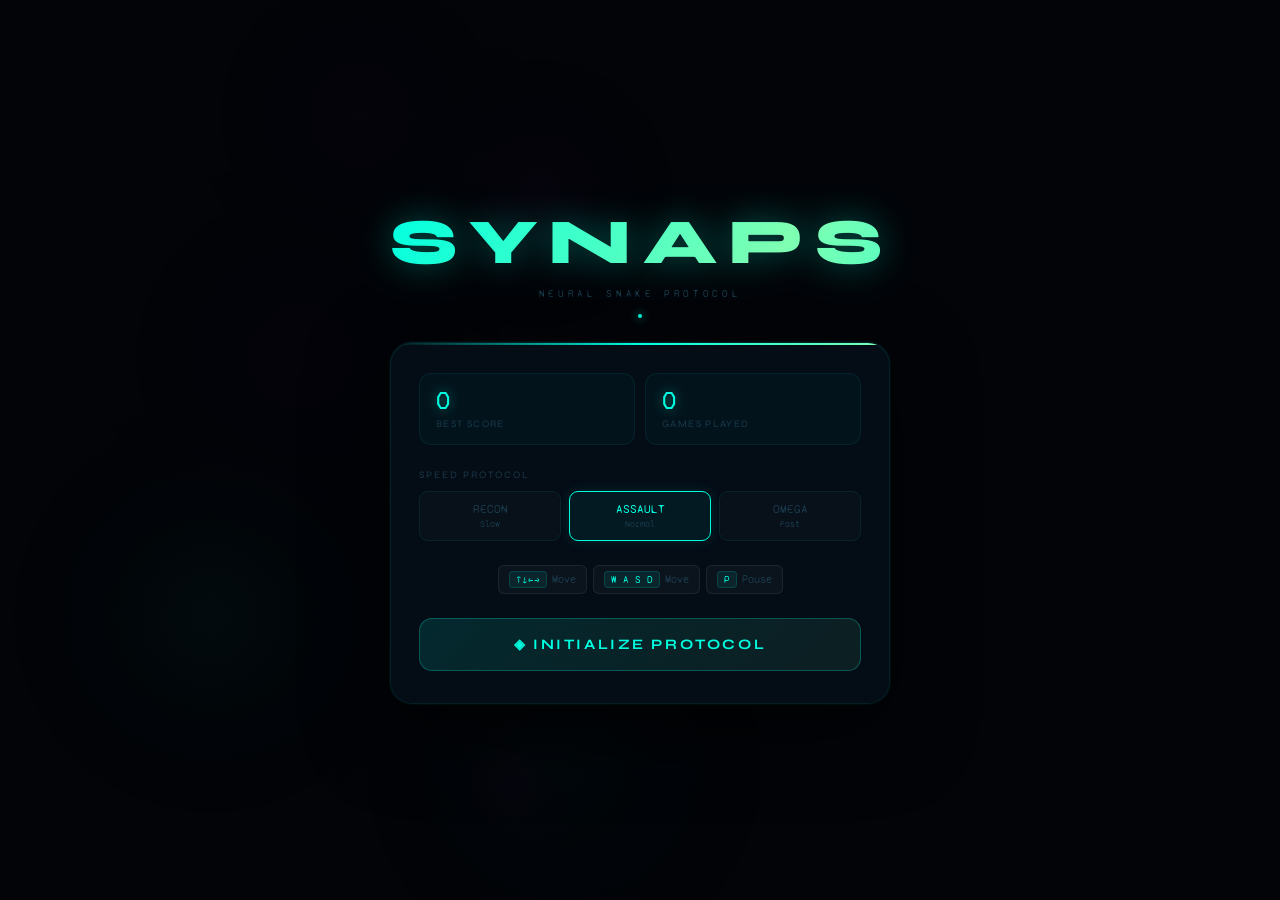
<file: snake.html>
<!DOCTYPE html>
<html lang="en">
<head>
<meta charset="UTF-8"/>
<meta name="viewport" content="width=device-width, initial-scale=1.0, user-scalable=no"/>
<title>SYNAPSE</title>
<link href="https://fonts.googleapis.com/css2?family=Syne:wght@400;600;700;800&family=Syne+Mono&display=swap" rel="stylesheet"/>
<link rel="stylesheet" href="snake.css">

</head>
<body>

<canvas id="bg-canvas"></canvas>
<div class="screen-flash" id="sf"></div>

<div class="shell">

  <!-- ══ HOME ══ -->
  <div class="screen" id="homeScreen">
    <div class="home-top">
      <div class="wordmark">SYNAPSE</div>
      <div class="tagline">Neural Snake Protocol</div>
      <div class="pulse-ring"></div>
    </div>

    <div class="home-panel">
      <div class="panel-stripe"></div>
      <div class="home-body">

        <div class="stats-row">
          <div class="stat-box">
            <div class="stat-v" id="bestDisplay">0</div>
            <div class="stat-k">Best Score</div>
          </div>
          <div class="stat-box">
            <div class="stat-v" id="gamesDisplay">0</div>
            <div class="stat-k">Games Played</div>
          </div>
        </div>

        <div class="speed-label">Speed Protocol</div>
        <div class="speed-row">
          <div class="sp-pill" data-speed="slow" onclick="setSp(this)">RECON<br/><span style="font-size:0.58rem;color:var(--dim)">Slow</span></div>
          <div class="sp-pill on" data-speed="normal" onclick="setSp(this)">ASSAULT<br/><span style="font-size:0.58rem;color:var(--dim)">Normal</span></div>
          <div class="sp-pill" data-speed="fast" onclick="setSp(this)">OMEGA<br/><span style="font-size:0.58rem;color:var(--dim)">Fast</span></div>
        </div>

        <div class="controls">
          <div class="key"><kbd>↑↓←→</kbd> Move</div>
          <div class="key"><kbd>W A S D</kbd> Move</div>
          <div class="key"><kbd>P</kbd> Pause</div>
        </div>

        <button class="play-btn" onclick="startGame()">◈ INITIALIZE PROTOCOL</button>
      </div>
    </div>
  </div>

  <!-- ══ GAME ══ -->
  <div class="screen" id="gameScreen" hidden>
    <div class="game-hud">
      <div>
        <div class="hud-score" id="hudScore">0</div>
        <div style="font-size:0.58rem;letter-spacing:0.14em;text-transform:uppercase;color:var(--dim);margin-top:3px;">Score</div>
      </div>
      <div class="hud-right">
        <div class="hud-chip">
          <div>
            <div class="hud-chip-val" id="hudLen">3</div>
            <div class="hud-chip-lbl">Length</div>
          </div>
        </div>
        <div class="hud-chip">
          <div>
            <div class="hud-chip-val" id="hudBest">0</div>
            <div class="hud-chip-lbl">Best</div>
          </div>
        </div>
      </div>
    </div>

    <div class="board-wrap">
      <canvas id="gameCanvas"></canvas>
      <div class="game-overlay" id="startOverlay">
        <div class="ov-label">Systems Online</div>
        <div class="ov-title">SYNAPSE</div>
        <div style="font-size:0.8rem;color:var(--dim);letter-spacing:0.06em;margin:4px 0;">Navigate the neural grid</div>
        <button class="ov-btn primary" onclick="beginRound()" style="margin-top:8px;">START ▶</button>
      </div>
      <div class="game-overlay" id="pauseOverlay" hidden>
        <div class="ov-label">Protocol Suspended</div>
        <div class="ov-title">PAUSED</div>
        <div class="ov-btns">
          <button class="ov-btn ghost" onclick="goHome()">Exit</button>
          <button class="ov-btn primary" onclick="resume()">Resume ▶</button>
        </div>
      </div>
      <div class="game-overlay" id="deathOverlay" hidden>
        <div class="ov-label">Sequence Terminated</div>
        <div class="ov-title" style="background:linear-gradient(120deg,var(--g3),var(--g1));-webkit-background-clip:text;-webkit-text-fill-color:transparent;background-clip:text;">NEURAL DEATH</div>
        <div class="ov-score-big" id="finalScore">0</div>
        <div class="ov-new-best" id="newBestTag" hidden>⚡ NEW RECORD ⚡</div>
        <div class="ov-stats-row">
          <div class="ov-stat"><div class="ov-stat-v" id="dLen">3</div><div class="ov-stat-k">Length</div></div>
          <div class="ov-stat"><div class="ov-stat-v" id="dFood">0</div><div class="ov-stat-k">Eaten</div></div>
          <div class="ov-stat"><div class="ov-stat-v" id="dTime">0s</div><div class="ov-stat-k">Survived</div></div>
        </div>
        <div class="ov-btns">
          <button class="ov-btn ghost" onclick="goHome()">Home</button>
          <button class="ov-btn primary" onclick="beginRound()">Retry ↻</button>
        </div>
      </div>
    </div>

    <!-- D-Pad mobile -->
    <div class="dpad">
      <div class="dpad-row"><div class="dpad-btn" id="dpUp" onclick="dpDir(0,-1)">▲</div></div>
      <div class="dpad-row">
        <div class="dpad-btn" onclick="dpDir(-1,0)">◀</div>
        <div class="dpad-btn" style="opacity:0.2;pointer-events:none;">●</div>
        <div class="dpad-btn" onclick="dpDir(1,0)">▶</div>
      </div>
      <div class="dpad-row"><div class="dpad-btn" onclick="dpDir(0,1)">▼</div></div>
    </div>
  </div>

</div>

<script src="snake.js"></script>
</body>
</html>
</file>
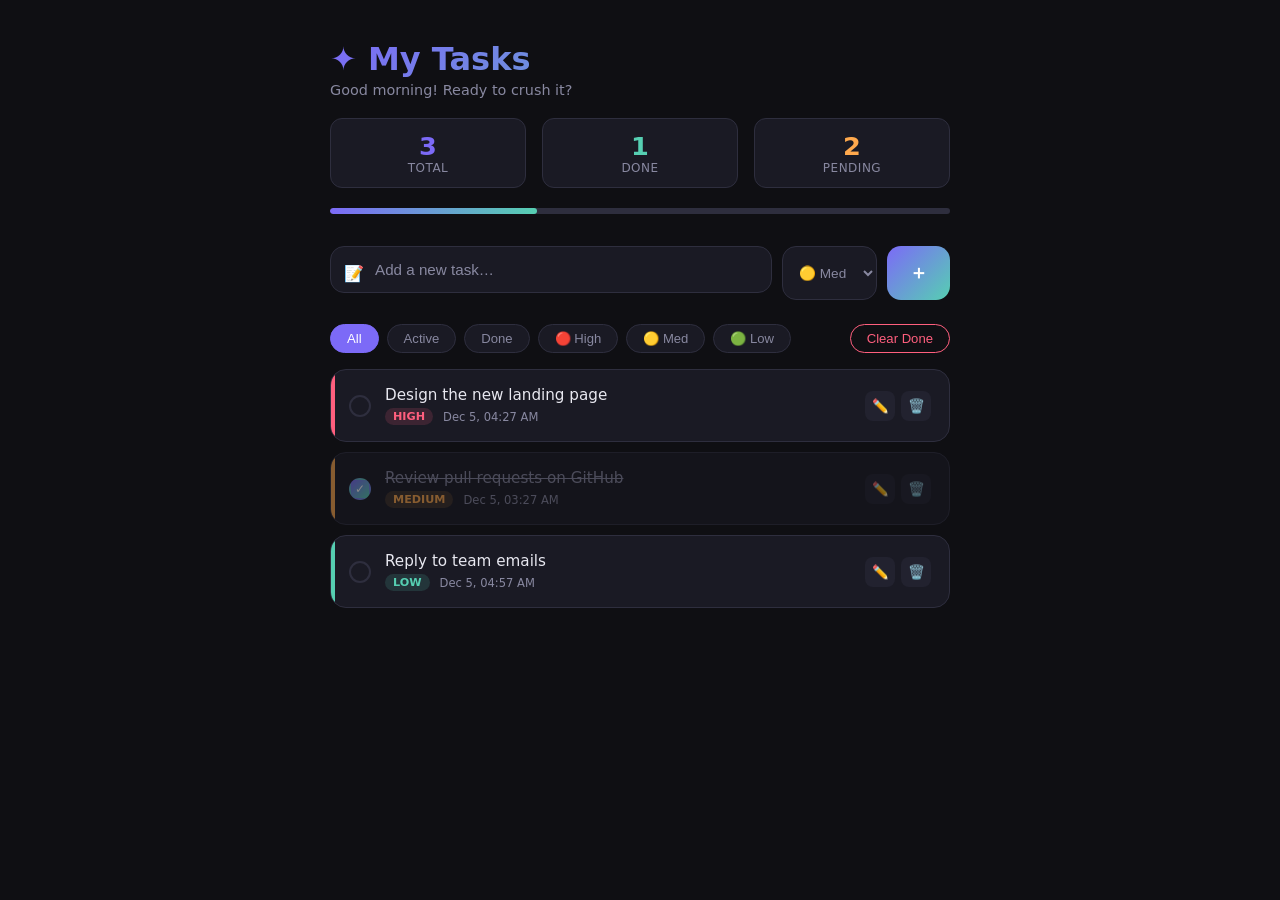
<file: todo-list.html>
<!DOCTYPE html>
<html lang="en">
<head>
  <meta charset="UTF-8" />
  <meta name="viewport" content="width=device-width, initial-scale=1.0"/>
  <title>Todo — Get Things Done</title>
  <link rel="stylesheet" href="todo-list.css">
</head>
<body>
<div class="app">
  <div class="header">
    <h1>✦ My Tasks</h1>
    <p id="greeting"></p>
    <div class="stats">
      <div class="stat"><div class="stat-num" id="total-count">0</div><div class="stat-label">Total</div></div>
      <div class="stat"><div class="stat-num" id="done-count" style="color:var(--accent2)">0</div><div class="stat-label">Done</div></div>
      <div class="stat"><div class="stat-num" id="pending-count" style="color:#ffa94d">0</div><div class="stat-label">Pending</div></div>
    </div>
    <div class="progress-bar"><div class="progress-fill" id="progress" style="width:0%"></div></div>
  </div>
  <div class="input-area">
    <div class="input-wrap">
      <span class="input-icon">📝</span>
      <input type="text" id="task-input" placeholder="Add a new task…" autocomplete="off"/>
    </div>
    <select class="priority-select" id="priority-select">
      <option value="low">🟢 Low</option>
      <option value="medium" selected>🟡 Med</option>
      <option value="high">🔴 High</option>
    </select>
    <button class="add-btn" id="add-btn">＋</button>
  </div>
  <div class="filters">
    <button class="filter-btn active" data-filter="all">All</button>
    <button class="filter-btn" data-filter="active">Active</button>
    <button class="filter-btn" data-filter="done">Done</button>
    <button class="filter-btn" data-filter="high">🔴 High</button>
    <button class="filter-btn" data-filter="medium">🟡 Med</button>
    <button class="filter-btn" data-filter="low">🟢 Low</button>
    <button class="clear-btn" id="clear-done">Clear Done</button>
  </div>
  <div class="todo-list" id="todo-list"></div>
</div>
<script src="todo-list.js"></script>
</body>
</html>
</file>
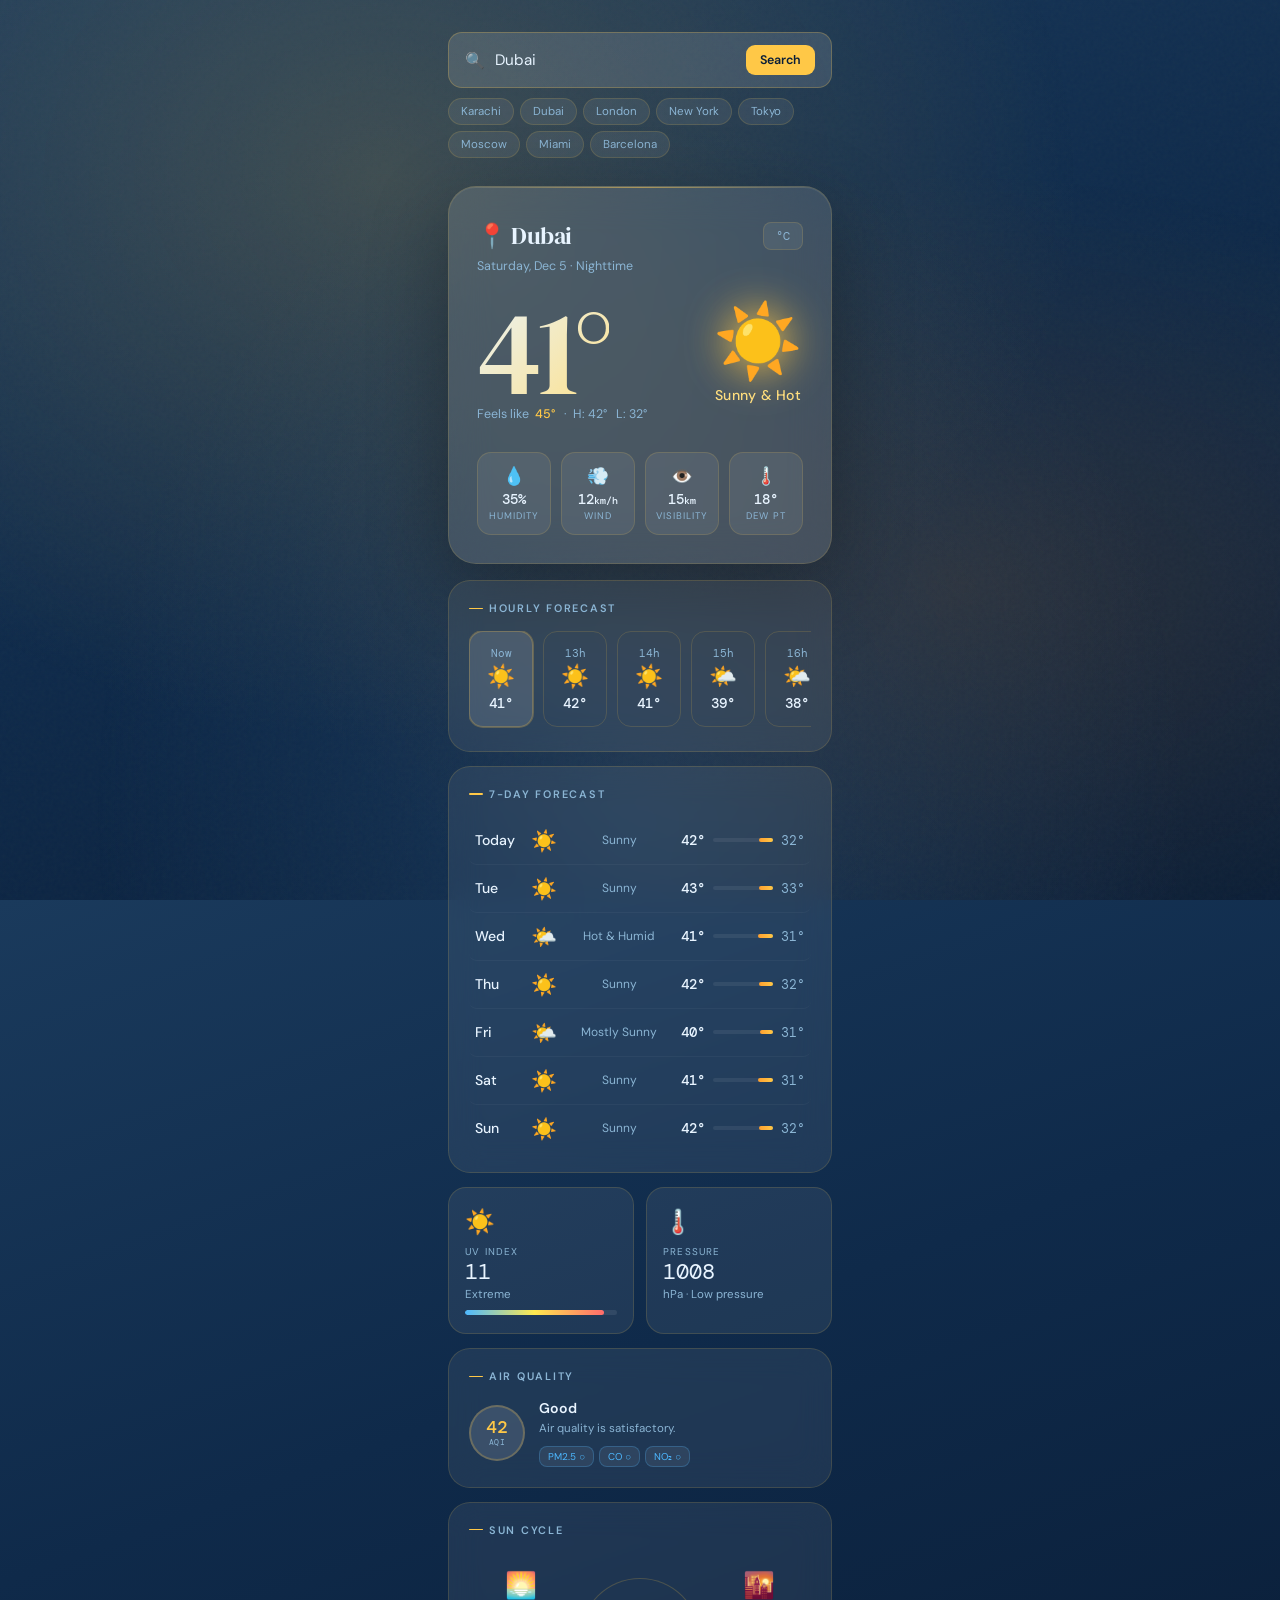
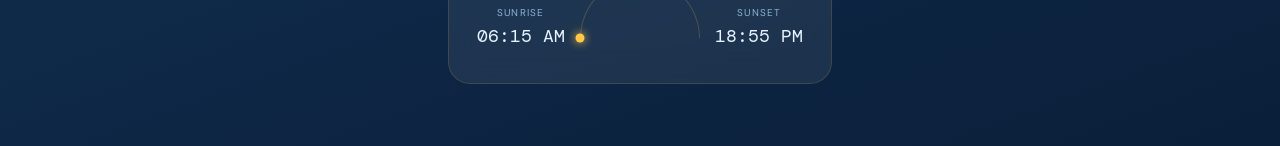
<file: weather.html>
<!DOCTYPE html>
<html lang="en">
<head>
<meta charset="UTF-8"/>
<meta name="viewport" content="width=device-width, initial-scale=1.0"/>
<title>Aether Weather</title>
<link href="https://fonts.googleapis.com/css2?family=DM+Serif+Display:ital@0;1&family=DM+Sans:wght@300;400;500;600&family=DM+Mono:wght@300;400;500&display=swap" rel="stylesheet"/>
<link rel="stylesheet" href="weather.css">
</head>
<body class="theme-sunny">

<div class="particle-layer" id="particleLayer"></div>

<div class="app" id="app">
  <div class="loading-wrap" id="loadingWrap">
    <div class="spinner"></div>
    <div class="loading-text">Fetching weather data…</div>
  </div>
  <div id="content" style="display:none"></div>
</div>

<script src="weather.js"></script>
</body>
</html>
</file>
<file: portfolio.css>
/* ━━━━━━━━━━━━━━━━━━━━━━━━━━━━━━━━━━━━━━━━━━━━━━━━
   DESIGN SYSTEM
━━━━━━━━━━━━━━━━━━━━━━━━━━━━━━━━━━━━━━━━━━━━━━━━ */
:root {
  --black: #04030a;
  --ink: #07060f;
  --deep: #0c0b1a;
  --surface: #12102a;
  --lift: #1a1840;
  --ridge: #241f5a;

  --lime: #c8ff00;
  --lime-d: #9acc00;
  --violet: #7b4fff;
  --violet-l: #a87fff;
  --rose: #ff3b7a;
  --rose-d: #cc2260;
  --amber: #ffb340;
  --ice: #d0f0ff;

  --text: #b8b4d8;
  --faint: rgba(200, 255, 0, 0.06);
  --border: rgba(200, 255, 0, 0.1);
  --glow-lime:
    0 0 40px rgba(200, 255, 0, 0.25), 0 0 80px rgba(200, 255, 0, 0.1);
  --glow-violet: 0 0 40px rgba(123, 79, 255, 0.3);

  --ease-out: cubic-bezier(0.16, 1, 0.3, 1);
  --ease-in-out: cubic-bezier(0.65, 0, 0.35, 1);
}

*,
*::before,
*::after {
  margin: 0;
  padding: 0;
  box-sizing: border-box;
}
html {
  scroll-behavior: smooth;
  font-size: 16px;
}
body {
  background: var(--black);
  color: var(--text);
  font-family: "Syne", sans-serif;
  overflow-x: hidden;
  cursor: none;
}
::selection {
  background: rgba(200, 255, 0, 0.2);
  color: var(--lime);
}
::-webkit-scrollbar {
  width: 3px;
}
::-webkit-scrollbar-track {
  background: var(--black);
}
::-webkit-scrollbar-thumb {
  background: linear-gradient(var(--lime), var(--violet));
  border-radius: 2px;
}

/* ━━━━━━━━━━━━━━━━━━━━━━━━━━━━━━━━━━━━━━━━━━━━━━━━
   CURSOR — magnetic, morphing
━━━━━━━━━━━━━━━━━━━━━━━━━━━━━━━━━━━━━━━━━━━━━━━━ */
#cursor-dot {
  position: fixed;
  top: 0;
  left: 0;
  width: 8px;
  height: 8px;
  background: var(--lime);
  border-radius: 50%;
  pointer-events: none;
  z-index: 9999;
  transform: translate(-50%, -50%);
  mix-blend-mode: difference;
  transition:
    width 0.2s,
    height 0.2s,
    background 0.2s,
    border-radius 0.2s;
}
#cursor-circle {
  position: fixed;
  top: 0;
  left: 0;
  width: 50px;
  height: 50px;
  border: 1.5px solid rgba(200, 255, 0, 0.4);
  border-radius: 50%;
  pointer-events: none;
  z-index: 9998;
  transform: translate(-50%, -50%);
  transition: all 0.12s var(--ease-out);
}
#cursor-text {
  position: fixed;
  top: 0;
  left: 0;
  pointer-events: none;
  z-index: 9997;
  font-family: "Space Mono", monospace;
  font-size: 0.55rem;
  letter-spacing: 2px;
  color: var(--lime);
  text-transform: uppercase;
  transform: translate(-50%, -50%);
  opacity: 0;
  transition: opacity 0.2s;
  white-space: nowrap;
}
body.cursor-hover #cursor-dot {
  width: 6px;
  height: 6px;
  background: var(--violet);
}
body.cursor-hover #cursor-circle {
  width: 80px;
  height: 80px;
  border-color: rgba(123, 79, 255, 0.5);
  background: rgba(123, 79, 255, 0.04);
}
body.cursor-hover #cursor-text {
  opacity: 1;
}

/* ━━━━━━━━━━━━━━━━━━━━━━━━━━━━━━━━━━━━━━━━━━━━━━━━
   NOISE GRAIN OVERLAY
━━━━━━━━━━━━━━━━━━━━━━━━━━━━━━━━━━━━━━━━━━━━━━━━ */
#grain {
  position: fixed;
  inset: 0;
  pointer-events: none;
  z-index: 999;
  opacity: 0.028;
  background-image: url("data:image/svg+xml,%3Csvg viewBox='0 0 512 512' xmlns='http://www.w3.org/2000/svg'%3E%3Cfilter id='n'%3E%3CfeTurbulence type='fractalNoise' baseFrequency='0.75' numOctaves='4' stitchTiles='stitch'/%3E%3C/filter%3E%3Crect width='100%25' height='100%25' filter='url(%23n)'/%3E%3C/svg%3E");
  background-size: 200px 200px;
  animation: grainAnim 0.5s steps(2) infinite;
}
@keyframes grainAnim {
  0% {
    transform: translate(0, 0);
  }
  25% {
    transform: translate(-2%, -1%);
  }
  50% {
    transform: translate(1%, 2%);
  }
  75% {
    transform: translate(-1%, 1%);
  }
  100% {
    transform: translate(2%, -2%);
  }
}

/* ━━━━━━━━━━━━━━━━━━━━━━━━━━━━━━━━━━━━━━━━━━━━━━━━
   LOADER — cinematic countdown
━━━━━━━━━━━━━━━━━━━━━━━━━━━━━━━━━━━━━━━━━━━━━━━━ */
#loader {
  position: fixed;
  inset: 0;
  background: var(--black);
  z-index: 10000;
  display: flex;
  flex-direction: column;
  align-items: center;
  justify-content: center;
  overflow: hidden;
  transition:
    transform 1s var(--ease-out),
    opacity 0.5s;
}
#loader.out {
  transform: translateY(-100%);
  opacity: 0;
  pointer-events: none;
}

.loader-scanline {
  position: absolute;
  top: 0;
  left: 0;
  right: 0;
  height: 2px;
  background: linear-gradient(90deg, transparent, var(--lime), transparent);
  animation: scanline 1.8s ease infinite;
}
@keyframes scanline {
  0% {
    top: -2px;
    opacity: 0;
  }
  20% {
    opacity: 1;
  }
  80% {
    opacity: 1;
  }
  100% {
    top: 100%;
    opacity: 0;
  }
}

.loader-corners::before,
.loader-corners::after {
  content: "";
  position: absolute;
  width: 60px;
  height: 60px;
}
.loader-corners::before {
  top: 40px;
  left: 40px;
  border-top: 2px solid var(--lime);
  border-left: 2px solid var(--lime);
}
.loader-corners::after {
  top: 40px;
  right: 40px;
  border-top: 2px solid var(--lime);
  border-right: 2px solid var(--lime);
}
.loader-corners-b::before,
.loader-corners-b::after {
  content: "";
  position: absolute;
  width: 60px;
  height: 60px;
}
.loader-corners-b::before {
  bottom: 40px;
  left: 40px;
  border-bottom: 2px solid var(--lime);
  border-left: 2px solid var(--lime);
}
.loader-corners-b::after {
  bottom: 40px;
  right: 40px;
  border-bottom: 2px solid var(--lime);
  border-right: 2px solid var(--lime);
}

.loader-big {
  font-size: clamp(4rem, 15vw, 12rem);
  font-weight: 800;
  letter-spacing: -6px;
  line-height: 1;
  background: linear-gradient(
    135deg,
    var(--lime) 0%,
    var(--violet-l) 50%,
    var(--rose) 100%
  );
  -webkit-background-clip: text;
  -webkit-text-fill-color: transparent;
  background-clip: text;
  animation: loaderBigPulse 0.8s ease infinite alternate;
}
@keyframes loaderBigPulse {
  from {
    opacity: 0.7;
  }
  to {
    opacity: 1;
  }
}

.loader-sub {
  font-family: "Space Mono", monospace;
  font-size: 0.6rem;
  letter-spacing: 6px;
  color: var(--lime);
  text-transform: uppercase;
  margin-top: 1rem;
  opacity: 0.7;
}
.loader-bar-wrap {
  position: absolute;
  bottom: 0;
  left: 0;
  right: 0;
  height: 3px;
  background: rgba(255, 255, 255, 0.04);
}
.loader-bar {
  height: 100%;
  width: 0;
  background: linear-gradient(90deg, var(--lime), var(--violet));
  transition: width 0.05s linear;
}
.loader-pct {
  position: absolute;
  bottom: 20px;
  right: 40px;
  font-family: "Space Mono", monospace;
  font-size: 0.6rem;
  letter-spacing: 2px;
  color: var(--lime);
  opacity: 0.5;
}

/* ━━━━━━━━━━━━━━━━━━━━━━━━━━━━━━━━━━━━━━━━━━━━━━━━
   NAV
━━━━━━━━━━━━━━━━━━━━━━━━━━━━━━━━━━━━━━━━━━━━━━━━ */
nav {
  position: fixed;
  top: 0;
  left: 0;
  right: 0;
  z-index: 500;
  padding: 2rem 5vw;
  display: flex;
  align-items: center;
  justify-content: space-between;
  transition: all 0.5s var(--ease-out);
}
nav.stuck {
  background: rgba(4, 3, 10, 0.85);
  backdrop-filter: blur(30px) saturate(180%);
  border-bottom: 1px solid var(--border);
  padding: 1.2rem 5vw;
}

.nav-logo {
  font-weight: 800;
  font-size: 1.5rem;
  letter-spacing: -1px;
  text-decoration: none;
  background: linear-gradient(90deg, #fff, var(--lime));
  -webkit-background-clip: text;
  -webkit-text-fill-color: transparent;
  background-clip: text;
  position: relative;
}
.nav-logo .logo-dot {
  display: inline-block;
  width: 7px;
  height: 7px;
  border-radius: 50%;
  background: var(--lime);
  box-shadow: var(--glow-lime);
  vertical-align: middle;
  margin-left: 3px;
  margin-bottom: 3px;
  animation: logoDot 3s ease infinite;
}
@keyframes logoDot {
  0%,
  100% {
    transform: scale(1);
  }
  50% {
    transform: scale(1.6);
    box-shadow: 0 0 20px var(--lime);
  }
}

.nav-mid {
  display: flex;
  gap: 2.5rem;
  list-style: none;
  background: rgba(255, 255, 255, 0.03);
  border: 1px solid rgba(255, 255, 255, 0.06);
  backdrop-filter: blur(20px);
  padding: 0.7rem 2rem;
  border-radius: 100px;
}
.nav-mid a {
  font-size: 0.7rem;
  font-weight: 500;
  letter-spacing: 3px;
  text-transform: uppercase;
  text-decoration: none;
  color: rgba(184, 180, 216, 0.6);
  transition: color 0.3s;
  position: relative;
}
.nav-mid a:hover {
  color: #fff;
}

.nav-right {
  display: flex;
  align-items: center;
  gap: 1.5rem;
}
.nav-badge {
  font-family: "Space Mono", monospace;
  font-size: 0.55rem;
  letter-spacing: 3px;
  text-transform: uppercase;
  color: var(--lime);
  border: 1px solid rgba(200, 255, 0, 0.3);
  padding: 0.4rem 0.9rem;
  display: flex;
  align-items: center;
  gap: 0.5rem;
  border-radius: 100px;
  background: rgba(200, 255, 0, 0.04);
}
.nav-badge-dot {
  width: 5px;
  height: 5px;
  border-radius: 50%;
  background: var(--lime);
  animation: ping 2s ease infinite;
}
@keyframes ping {
  0%,
  100% {
    box-shadow: 0 0 0 0 rgba(200, 255, 0, 0.5);
  }
  50% {
    box-shadow: 0 0 0 6px transparent;
  }
}

.nav-hire {
  padding: 0.65rem 1.6rem;
  background: var(--lime);
  color: var(--black);
  font-weight: 800;
  font-size: 0.7rem;
  letter-spacing: 1px;
  text-decoration: none;
  border-radius: 4px;
  transition: all 0.3s var(--ease-out);
  position: relative;
  overflow: hidden;
}
.nav-hire::after {
  content: "";
  position: absolute;
  inset: 0;
  background: linear-gradient(135deg, var(--lime), var(--amber));
  transform: translateX(-100%);
  transition: transform 0.3s var(--ease-out);
}
.nav-hire:hover::after {
  transform: translateX(0);
}
.nav-hire span {
  position: relative;
  z-index: 1;
}
.nav-hire:hover {
  transform: translateY(-2px);
  box-shadow: var(--glow-lime);
}

/* ━━━━━━━━━━━━━━━━━━━━━━━━━━━━━━━━━━━━━━━━━━━━━━━━
   HERO — cinematic split layout
━━━━━━━━━━━━━━━━━━━━━━━━━━━━━━━━━━━━━━━━━━━━━━━━ */
.hero {
  min-height: 100vh;
  position: relative;
  display: flex;
  flex-direction: column;
  justify-content: center;
  padding: 0 5vw;
  overflow: hidden;
}

/* WebGL Canvas */
#hero-canvas {
  position: absolute;
  inset: 0;
  pointer-events: none;
  z-index: 0;
  opacity: 0.7;
}

/* big diagonal accent */
.hero-diagonal {
  position: absolute;
  top: -20%;
  right: -5%;
  width: 55%;
  height: 140%;
  background: linear-gradient(
    170deg,
    rgba(200, 255, 0, 0.025) 0%,
    rgba(123, 79, 255, 0.03) 40%,
    transparent 70%
  );
  border-left: 1px solid rgba(200, 255, 0, 0.06);
  transform: skewX(-8deg);
  pointer-events: none;
  z-index: 0;
}

.hero-content {
  position: relative;
  z-index: 2;
  max-width: 900px;
}

.hero-chip {
  display: inline-flex;
  align-items: center;
  gap: 0.7rem;
  padding: 0.45rem 1.2rem 0.45rem 0.6rem;
  background: rgba(200, 255, 0, 0.06);
  border: 1px solid rgba(200, 255, 0, 0.2);
  border-radius: 100px;
  margin-bottom: 0rem;
  opacity: 0;
  animation: chipIn 0.8s var(--ease-out) forwards 2.5s;
}
@keyframes chipIn {
  from {
    opacity: 0;
    transform: translateY(15px) scale(0.95);
  }
  to {
    opacity: 1;
    transform: none;
  }
}

.chip-avatar {
  width: 26px;
  height: 26px;
  border-radius: 50%;
  background: linear-gradient(135deg, var(--lime), var(--violet));
  display: flex;
  align-items: center;
  justify-content: center;
  font-size: 0.7rem;
}
.chip-text {
  font-family: "Space Mono", monospace;
  font-size: 0.6rem;
  letter-spacing: 2px;
  color: var(--lime);
  text-transform: uppercase;
}
.chip-arrow {
  margin-left: 0.3rem;
  font-size: 0.7rem;
  color: var(--lime);
  animation: arrowBounce 1.5s ease infinite;
}
@keyframes arrowBounce {
  0%,
  100% {
    transform: translateX(0);
  }
  50% {
    transform: translateX(4px);
  }
}

.hero-title {
  font-size: clamp(4rem, 10vw, 9.5rem);
  font-weight: 800;
  line-height: 0.92;
  letter-spacing: -5px;
  margin-bottom: 2.5rem;
  opacity: 0;
  animation: titleReveal 1.2s var(--ease-out) forwards 2.7s;
}
@keyframes titleReveal {
  from {
    opacity: 0;
    transform: translateY(50px) skewX(2deg);
  }
  to {
    opacity: 1;
    transform: none;
  }
}

.ht-line {
  display: block;
}
.ht-white {
  color: #fff;
}
.ht-outline {
  -webkit-text-stroke: 2px rgba(255, 255, 255, 0.15);
  color: transparent;
}
.ht-lime {
  color: var(--lime);
  text-shadow: 0 0 80px rgba(200, 255, 0, 0.25);
}
.ht-serif {
  font-family: "DM Serif Display", serif;
  font-style: italic;
  font-weight: 400;
  color: rgba(255, 255, 255, 0.55);
  font-size: 0.65em;
  letter-spacing: 0;
}

.hero-bottom {
  display: flex;
  align-items: flex-end;
  justify-content: space-between;
  margin-top: 4rem;
  opacity: 0;
  animation: chipIn 0.8s var(--ease-out) forwards 3.1s;
}
.hero-desc {
  max-width: 380px;
  font-size: 1rem;
  line-height: 1.9;
  color: rgba(184, 180, 216, 0.7);
  font-weight: 300;
}
.hero-desc strong {
  color: #fff;
  font-weight: 600;
}

.hero-btns {
  display: flex;
  flex-direction: column;
  gap: 0.8rem;
  align-items: flex-end;
}

.hbtn-main {
  display: flex;
  align-items: center;
  gap: 0.9rem;
  padding: 1.1rem 2.5rem;
  background: var(--lime);
  color: var(--black);
  font-weight: 800;
  font-size: 0.82rem;
  letter-spacing: 0.5px;
  text-decoration: none;
  position: relative;
  overflow: hidden;
  transition: all 0.4s var(--ease-out);
  clip-path: polygon(
    0 0,
    calc(100% - 14px) 0,
    100% 14px,
    100% 100%,
    14px 100%,
    0 calc(100% - 14px)
  );
}
.hbtn-main::before {
  content: "";
  position: absolute;
  inset: 0;
  background: linear-gradient(90deg, var(--amber), var(--rose));
  transform: translateX(-100%);
  transition: transform 0.4s var(--ease-out);
}
.hbtn-main:hover::before {
  transform: translateX(0);
}
.hbtn-main:hover {
  transform: translateY(-3px);
  box-shadow: 0 20px 50px rgba(200, 255, 0, 0.2);
}
.hbtn-main span,
.hbtn-main svg {
  position: relative;
  z-index: 1;
}
.hbtn-main svg {
  transition: transform 0.3s;
}
.hbtn-main:hover svg {
  transform: translateX(5px);
}

.hbtn-ghost {
  display: flex;
  align-items: center;
  gap: 0.8rem;
  font-family: "Space Mono", monospace;
  font-size: 0.6rem;
  letter-spacing: 3px;
  text-transform: uppercase;
  text-decoration: none;
  color: rgba(184, 180, 216, 0.5);
  transition: color 0.3s;
}
.hbtn-ghost:hover {
  color: var(--lime);
}

/* scroll indicator */
.hero-scroll {
  position: absolute;
  bottom: 3rem;
  left: 50%;
  transform: translateX(-50%);
  display: flex;
  flex-direction: column;
  align-items: center;
  gap: 0.5rem;
  font-family: "Space Mono", monospace;
  font-size: 0.5rem;
  letter-spacing: 4px;
  color: rgba(184, 180, 216, 0.3);
  text-transform: uppercase;
  z-index: 2;
  opacity: 0;
  animation: chipIn 0.8s var(--ease-out) forwards 3.5s;
}
.scroll-track {
  width: 1px;
  height: 60px;
  background: linear-gradient(to bottom, var(--lime), transparent);
  animation: scrollDrop 2.2s ease infinite;
}
@keyframes scrollDrop {
  0% {
    transform: scaleY(0);
    transform-origin: top;
  }
  50% {
    transform: scaleY(1);
    transform-origin: top;
  }
  50.01% {
    transform: scaleY(1);
    transform-origin: bottom;
  }
  100% {
    transform: scaleY(0);
    transform-origin: bottom;
  }
}

/* ━━━━━━━━━━━━━━━━━━━━━━━━━━━━━━━━━━━━━━━━━━━━━━━━
   MARQUEE STRIP
━━━━━━━━━━━━━━━━━━━━━━━━━━━━━━━━━━━━━━━━━━━━━━━━ */
.marquee-strip {
  padding: 1.5rem 0;
  overflow: hidden;
  background: var(--lime);
  position: relative;
  z-index: 2;
}
.marquee-inner {
  display: flex;
  gap: 0;
  animation: marqueeRoll 18s linear infinite;
  width: max-content;
}
.marquee-inner:hover {
  animation-play-state: paused;
}
@keyframes marqueeRoll {
  from {
    transform: translateX(0);
  }
  to {
    transform: translateX(-50%);
  }
}

.mitem {
  display: flex;
  align-items: center;
  gap: 1.5rem;
  padding: 0 2.5rem;
  font-size: 0.75rem;
  font-weight: 700;
  letter-spacing: 3px;
  text-transform: uppercase;
  color: var(--black);
  white-space: nowrap;
}
.mitem::after {
  content: "✦";
  font-size: 1rem;
  color: rgba(0, 0, 0, 0.3);
}

/* ━━━━━━━━━━━━━━━━━━━━━━━━━━━━━━━━━━━━━━━━━━━━━━━━
   SECTION BASE
━━━━━━━━━━━━━━━━━━━━━━━━━━━━━━━━━━━━━━━━━━━━━━━━ */
section {
  padding: 10rem 5vw;
  position: relative;
}

.s-eyebrow {
  display: flex;
  align-items: center;
  gap: 1rem;
  margin-bottom: 1.5rem;
}
.s-num {
  font-family: "Space Mono", monospace;
  font-size: 0.55rem;
  letter-spacing: 3px;
  color: var(--lime);
  opacity: 0.6;
}
.s-rule {
  width: 30px;
  height: 1px;
  background: var(--lime);
  opacity: 0.4;
}
.s-tag {
  font-family: "Space Mono", monospace;
  font-size: 0.55rem;
  letter-spacing: 3px;
  color: var(--text);
  text-transform: uppercase;
  opacity: 0.5;
}

.s-title {
  font-size: clamp(3rem, 6vw, 6.5rem);
  font-weight: 800;
  letter-spacing: -3px;
  line-height: 0.95;
  color: #fff;
}
.s-title .dim {
  -webkit-text-stroke: 1.5px rgba(255, 255, 255, 0.12);
  color: transparent;
}
.s-title .accent {
  color: var(--lime);
}

/* ━━━━━━━━━━━━━━━━━━━━━━━━━━━━━━━━━━━━━━━━━━━━━━━━
   ABOUT
━━━━━━━━━━━━━━━━━━━━━━━━━━━━━━━━━━━━━━━━━━━━━━━━ */
.about {
  background: var(--ink);
}
.about-grid {
  display: grid;
  grid-template-columns: 1.1fr 1fr;
  gap: 7rem;
  margin-top: 5rem;
  align-items: start;
}

.about-text p {
  font-size: 1.05rem;
  line-height: 2;
  color: rgba(184, 180, 216, 0.75);
  margin-bottom: 1.8rem;
}
.about-text p strong {
  color: #fff;
  font-weight: 600;
}
.about-text p em {
  color: var(--lime);
  font-style: normal;
}

.about-quote {
  position: relative;
  padding: 2.5rem 2.5rem 2.5rem 4rem;
  border-left: 2px solid var(--lime);
  margin: 2.5rem 0;
  background: rgba(200, 255, 0, 0.03);
}
.about-quote::before {
  content: '"';
  position: absolute;
  top: -0.5rem;
  left: 1.5rem;
  font-family: "DM Serif Display", serif;
  font-size: 5rem;
  line-height: 1;
  color: var(--lime);
  opacity: 0.3;
}
.about-quote p {
  font-family: "DM Serif Display", serif;
  font-style: italic;
  font-size: 1.3rem;
  line-height: 1.6;
  color: rgba(255, 255, 255, 0.7);
  margin: 0;
}

.about-cta-row {
  display: flex;
  align-items: center;
  gap: 2rem;
  margin-top: 3rem;
}

/* Stats — vertical stacked */
.stat-stack {
  display: flex;
  flex-direction: column;
  gap: 1px;
}
.stat-item {
  padding: 2.5rem 2rem;
  background: var(--deep);
  border: 1px solid rgba(255, 255, 255, 0.04);
  position: relative;
  overflow: hidden;
  transition: all 0.5s var(--ease-out);
  cursor: default;
}
.stat-item::before {
  content: "";
  position: absolute;
  top: 0;
  left: 0;
  right: 0;
  height: 0;
  background: linear-gradient(to bottom, rgba(200, 255, 0, 0.06), transparent);
  transition: height 0.5s;
}
.stat-item::after {
  content: "";
  position: absolute;
  top: 0;
  left: 0;
  width: 3px;
  height: 100%;
  background: linear-gradient(to bottom, var(--lime), var(--violet));
  transform: scaleY(0);
  transform-origin: bottom;
  transition: transform 0.5s var(--ease-out);
}
.stat-item:hover {
  background: rgba(200, 255, 0, 0.025);
  border-color: var(--border);
  transform: translateX(6px);
}
.stat-item:hover::before {
  height: 100%;
}
.stat-item:hover::after {
  transform: scaleY(1);
}

.si-num {
  font-size: 3.8rem;
  font-weight: 800;
  letter-spacing: -3px;
  line-height: 1;
  background: linear-gradient(135deg, #fff, var(--lime));
  -webkit-background-clip: text;
  -webkit-text-fill-color: transparent;
  background-clip: text;
}
.si-label {
  font-family: "Space Mono", monospace;
  font-size: 0.6rem;
  letter-spacing: 2px;
  color: var(--text);
  text-transform: uppercase;
  margin-top: 0.4rem;
  opacity: 0.6;
}

/* ━━━━━━━━━━━━━━━━━━━━━━━━━━━━━━━━━━━━━━━━━━━━━━━━
   SKILLS — dramatic horizontal cards
━━━━━━━━━━━━━━━━━━━━━━━━━━━━━━━━━━━━━━━━━━━━━━━━ */
.skills {
  background: var(--deep);
  overflow: hidden;
}

.skills-rows {
  margin-top: 5rem;
  display: flex;
  flex-direction: column;
  gap: 1px;
}

.skill-row {
  display: grid;
  grid-template-columns: 280px 1fr auto;
  align-items: center;
  gap: 3rem;
  padding: 2rem 2.5rem;
  background: rgba(255, 255, 255, 0.02);
  border: 1px solid rgba(255, 255, 255, 0.04);
  position: relative;
  overflow: hidden;
  transition: all 0.5s var(--ease-out);
  cursor: default;

  /* reveal */
  opacity: 0;
  transform: translateX(-30px);
}
.skill-row.in {
  opacity: 1;
  transform: translateX(0);
}
.skill-row:nth-child(2) {
  transition-delay: 0.08s;
}
.skill-row:nth-child(3) {
  transition-delay: 0.16s;
}
.skill-row:nth-child(4) {
  transition-delay: 0.24s;
}
.skill-row:nth-child(5) {
  transition-delay: 0.32s;
}

.skill-row::before {
  content: "";
  position: absolute;
  inset: 0;
  background: linear-gradient(90deg, var(--faint), transparent);
  opacity: 0;
  transition: opacity 0.4s;
}
.skill-row:hover {
  background: rgba(200, 255, 0, 0.03);
  border-color: var(--border);
  transform: translateX(0) scale(1.005) !important;
}
.skill-row:hover::before {
  opacity: 1;
}

.skill-row-left {
  display: flex;
  align-items: center;
  gap: 1.5rem;
}
.skill-icon-box {
  width: 52px;
  height: 52px;
  display: flex;
  align-items: center;
  justify-content: center;
  font-size: 1.5rem;
  border: 1px solid rgba(255, 255, 255, 0.06);
  background: var(--surface);
  flex-shrink: 0;
  transition: all 0.4s;
}
.skill-row:hover .skill-icon-box {
  border-color: var(--lime);
  box-shadow: 0 0 20px rgba(200, 255, 0, 0.1);
}
.skill-row-name {
  font-size: 1.2rem;
  font-weight: 700;
  color: #fff;
}
.skill-row-cat {
  font-family: "Space Mono", monospace;
  font-size: 0.55rem;
  letter-spacing: 2px;
  color: var(--text);
  opacity: 0.5;
  text-transform: uppercase;
  margin-top: 0.2rem;
}

.skill-row-desc {
  font-size: 0.85rem;
  line-height: 1.75;
  color: var(--text);
  opacity: 0.7;
}

.skill-row-right {
  text-align: right;
  flex-shrink: 0;
}
.skill-pct-big {
  font-size: 2.8rem;
  font-weight: 800;
  letter-spacing: -2px;
  color: var(--lime);
  line-height: 1;
  text-shadow: 0 0 40px rgba(200, 255, 0, 0.2);
}
.skill-bar-v {
  width: 100px;
  height: 2px;
  background: rgba(255, 255, 255, 0.05);
  margin-top: 0.6rem;
  overflow: hidden;
}
.skill-bar-v-fill {
  height: 100%;
  width: 0;
  background: linear-gradient(90deg, var(--lime), var(--violet));
  transition: width 1.5s var(--ease-out);
  position: relative;
}
.skill-bar-v-fill::after {
  content: "";
  position: absolute;
  right: 0;
  top: 50%;
  transform: translateY(-50%);
  width: 5px;
  height: 5px;
  border-radius: 50%;
  background: var(--lime);
  box-shadow: 0 0 8px var(--lime);
}

/* ━━━━━━━━━━━━━━━━━━━━━━━━━━━━━━━━━━━━━━━━━━━━━━━━
   PROJECTS — masonry + hover cinematic
━━━━━━━━━━━━━━━━━━━━━━━━━━━━━━━━━━━━━━━━━━━━━━━━ */
.projects {
  background: var(--black);
}

.proj-grid {
  margin-top: 5rem;
  display: grid;
  grid-template-columns: 1fr 1fr;
  grid-template-rows: auto;
  gap: 1.5px;
  background: var(--border);
}

.pc {
  background: var(--ink);
  position: relative;
  overflow: hidden;
  cursor: none;
  group: true;

  opacity: 0;
  transition:
    opacity 0.8s var(--ease-out),
    transform 0.8s var(--ease-out);
  transform: translateY(50px);
}
.pc.in {
  opacity: 1;
  transform: translateY(0);
}
.pc:nth-child(1) {
  transition-delay: 0s;
}
.pc:nth-child(2) {
  transition-delay: 0.12s;
}
.pc:nth-child(3) {
  transition-delay: 0.06s;
}
.pc:nth-child(4) {
  transition-delay: 0.18s;
}
.pc:nth-child(5) {
  transition-delay: 0.09s;
}
.pc:nth-child(6) {
  transition-delay: 0.21s;
}

/* large first card */
.pc:first-child {
  grid-column: 1;
  grid-row: 1/3;
}
.pc:first-child .pc-visual {
  height: 380px;
}

.pc-visual {
  height: 220px;
  position: relative;
  overflow: hidden;
  display: flex;
  align-items: center;
  justify-content: center;
}
.pc-bg {
  position: absolute;
  inset: 0;
  transition: transform 0.7s var(--ease-out);
}
.pc:hover .pc-bg {
  transform: scale(1.08);
}

.pcbg1 {
  background:
    radial-gradient(ellipse at 30% 30%, #1a0040, var(--black) 70%),
    linear-gradient(135deg, #0d0020, #200040);
}
.pcbg2 {
  background:
    radial-gradient(ellipse at 70% 30%, #002800, var(--black) 70%),
    linear-gradient(135deg, #001800, #003300);
}
.pcbg3 {
  background:
    radial-gradient(ellipse at 50% 20%, #2a1500, var(--black) 70%),
    linear-gradient(135deg, #1a0d00, #3d2000);
}
.pcbg4 {
  background:
    radial-gradient(ellipse at 30% 70%, #001533, var(--black) 70%),
    linear-gradient(135deg, #000d20, #002040);
}
.pcbg5 {
  background:
    radial-gradient(ellipse at 70% 70%, #330015, var(--black) 70%),
    linear-gradient(135deg, #1a000c, #400020);
}
.pcbg6 {
  background:
    radial-gradient(ellipse at 50% 80%, #002020, var(--black) 70%),
    linear-gradient(135deg, #001515, #003333);
}

.pc-shimmer {
  position: absolute;
  inset: 0;
  background: linear-gradient(
    105deg,
    transparent 40%,
    rgba(255, 255, 255, 0.04) 50%,
    transparent 60%
  );
  background-size: 200% 100%;
  animation: shimmer 3s ease infinite;
}
@keyframes shimmer {
  0% {
    background-position: 200% 0;
  }
  100% {
    background-position: -200% 0;
  }
}

.pc-icon {
  font-size: clamp(2.5rem, 5vw, 4rem);
  opacity: 0.3;
  position: relative;
  z-index: 1;
  transition: all 0.5s var(--ease-out);
  filter: drop-shadow(0 0 30px currentColor);
}
.pc:hover .pc-icon {
  opacity: 0.75;
  transform: scale(1.15) translateY(-12px);
}

.pc-overlay {
  position: absolute;
  inset: 0;
  z-index: 2;
  background: rgba(4, 3, 10, 0.9);
  backdrop-filter: blur(12px);
  display: flex;
  align-items: center;
  justify-content: center;
  gap: 1rem;
  opacity: 0;
  transition: opacity 0.4s;
}
.pc:hover .pc-overlay {
  opacity: 1;
}

.pc-btn {
  padding: 0.7rem 1.5rem;
  font-family: "Space Mono", monospace;
  font-size: 0.58rem;
  letter-spacing: 2px;
  text-transform: uppercase;
  text-decoration: none;
  transition: all 0.3s;
}
.pc-btn.fill {
  background: var(--lime);
  color: var(--black);
  font-weight: 700;
}
.pc-btn.wire {
  border: 1px solid rgba(255, 255, 255, 0.2);
  color: #fff;
}
.pc-btn:hover {
  transform: scale(1.06);
}
.pc-btn.fill:hover {
  box-shadow: var(--glow-lime);
}

.pc-body {
  padding: 2rem 2.5rem 2.5rem;
  border-top: 1px solid rgba(255, 255, 255, 0.04);
  transition: border-color 0.4s;
}
.pc:hover .pc-body {
  border-color: rgba(200, 255, 0, 0.15);
}

.pc-n {
  font-family: "Space Mono", monospace;
  font-size: 0.52rem;
  letter-spacing: 3px;
  color: var(--lime);
  opacity: 0.5;
  margin-bottom: 0.4rem;
}
.pc-title {
  font-size: 1.3rem;
  font-weight: 800;
  color: #fff;
  letter-spacing: -0.5px;
  margin-bottom: 0.5rem;
  transition: color 0.3s;
}
.pc:hover .pc-title {
  color: var(--lime);
}
.pc-desc {
  font-size: 0.82rem;
  line-height: 1.75;
  color: var(--text);
  opacity: 0.7;
  margin-bottom: 1.5rem;
}
.pc-tags {
  display: flex;
  gap: 0.5rem;
  flex-wrap: wrap;
}
.ptag {
  padding: 0.22rem 0.65rem;
  font-family: "Space Mono", monospace;
  font-size: 0.52rem;
  letter-spacing: 1px;
  color: var(--violet-l);
  border: 1px solid rgba(123, 79, 255, 0.2);
  background: rgba(123, 79, 255, 0.04);
}

/* ━━━━━━━━━━━━━━━━━━━━━━━━━━━━━━━━━━━━━━━━━━━━━━━━
   CONTACT — immersive
━━━━━━━━━━━━━━━━━━━━━━━━━━━━━━━━━━━━━━━━━━━━━━━━ */
.contact {
  background: var(--ink);
  overflow: hidden;
}

.contact-heading-big {
  font-size: clamp(3.5rem, 9vw, 9rem);
  font-weight: 800;
  letter-spacing: -5px;
  line-height: 0.9;
  margin-bottom: 6rem;
}
.contact-heading-big .stroke {
  -webkit-text-stroke: 2px rgba(255, 255, 255, 0.1);
  color: transparent;
  display: block;
}
.contact-heading-big .filled {
  color: #fff;
  display: block;
}
.contact-heading-big .lime {
  color: var(--lime);
  display: block;
}

.contact-grid {
  display: grid;
  grid-template-columns: 1fr 1.2fr;
  gap: 8rem;
  align-items: start;
}

.contact-info-row {
  display: flex;
  flex-direction: column;
  gap: 1px;
  margin-top: 2rem;
}

.ci {
  display: flex;
  align-items: center;
  justify-content: space-between;
  padding: 1.4rem 0;
  border-bottom: 1px solid rgba(255, 255, 255, 0.04);
  text-decoration: none;
  color: var(--text);
  transition: all 0.4s var(--ease-out);
  position: relative;
  overflow: hidden;
}
.ci::before {
  content: "";
  position: absolute;
  left: 0;
  top: 0;
  bottom: 0;
  width: 0;
  background: rgba(200, 255, 0, 0.04);
  transition: width 0.4s var(--ease-out);
}
.ci:hover {
  color: #fff;
  padding-left: 1rem;
}
.ci:hover::before {
  width: 100%;
}
.ci-left {
  display: flex;
  align-items: center;
  gap: 1.2rem;
}
.ci-icon-wrap {
  width: 36px;
  height: 36px;
  border: 1px solid rgba(255, 255, 255, 0.06);
  display: flex;
  align-items: center;
  justify-content: center;
  font-size: 0.9rem;
  transition: all 0.4s;
}
.ci:hover .ci-icon-wrap {
  border-color: var(--lime);
  color: var(--lime);
  box-shadow: 0 0 15px rgba(200, 255, 0, 0.1);
}
.ci-name {
  font-weight: 700;
  font-size: 0.85rem;
  color: #fff;
}
.ci-handle {
  font-family: "Space Mono", monospace;
  font-size: 0.6rem;
  letter-spacing: 1px;
  color: var(--text);
  opacity: 0.5;
  margin-top: 0.1rem;
}
.ci-arrow {
  font-size: 0.8rem;
  transition: transform 0.3s;
  opacity: 0.4;
}
.ci:hover .ci-arrow {
  transform: translateX(6px);
  opacity: 1;
  color: var(--lime);
}

/* form */
.contact-form {
  display: flex;
  flex-direction: column;
  gap: 1.5rem;
}

.fg {
  position: relative;
}
.fg label {
  display: block;
  font-family: "Space Mono", monospace;
  font-size: 0.55rem;
  letter-spacing: 3px;
  color: rgba(184, 180, 216, 0.4);
  text-transform: uppercase;
  margin-bottom: 0.7rem;
  transition: color 0.3s;
}
.fg:focus-within label {
  color: var(--lime);
}

.fg input,
.fg textarea {
  width: 100%;
  padding: 1.1rem 1.2rem;
  background: rgba(255, 255, 255, 0.02);
  border: 1px solid rgba(255, 255, 255, 0.05);
  color: #fff;
  font-family: "Syne", sans-serif;
  font-size: 0.9rem;
  outline: none;
  resize: none;
  transition: all 0.3s var(--ease-out);
}
.fg input:focus,
.fg textarea:focus {
  border-color: rgba(200, 255, 0, 0.35);
  background: rgba(200, 255, 0, 0.025);
  box-shadow:
    0 0 0 4px rgba(200, 255, 0, 0.04),
    0 0 40px rgba(200, 255, 0, 0.04);
}
.fg input::placeholder,
.fg textarea::placeholder {
  color: rgba(184, 180, 216, 0.2);
}
.fg textarea {
  height: 140px;
}

.form-2col {
  display: grid;
  grid-template-columns: 1fr 1fr;
  gap: 1rem;
}

.btn-fire {
  display: flex;
  align-items: center;
  justify-content: space-between;
  width: 100%;
  padding: 1.3rem 2rem;
  background: transparent;
  border: 1.5px solid var(--lime);
  color: var(--lime);
  font-family: "Syne", sans-serif;
  font-size: 0.85rem;
  font-weight: 700;
  letter-spacing: 1px;
  cursor: none;
  position: relative;
  overflow: hidden;
  transition: color 0.4s;
}
.btn-fire::before {
  content: "";
  position: absolute;
  inset: 0;
  background: var(--lime);
  transform: translateY(100%);
  transition: transform 0.4s var(--ease-out);
  z-index: 0;
}
.btn-fire:hover {
  color: var(--black);
}
.btn-fire:hover::before {
  transform: translateY(0);
}
.btn-fire span,
.btn-fire .btn-icon {
  position: relative;
  z-index: 1;
}
.btn-fire .btn-icon {
  width: 40px;
  height: 40px;
  border: 1.5px solid currentColor;
  display: flex;
  align-items: center;
  justify-content: center;
  transition: transform 0.3s;
  flex-shrink: 0;
}
.btn-fire:hover .btn-icon {
  transform: rotate(45deg);
}

/* ━━━━━━━━━━━━━━━━━━━━━━━━━━━━━━━━━━━━━━━━━━━━━━━━
   FOOTER
━━━━━━━━━━━━━━━━━━━━━━━━━━━━━━━━━━━━━━━━━━━━━━━━ */
footer {
  background: var(--black);
  border-top: 1px solid rgba(255, 255, 255, 0.04);
  padding: 3rem 5vw;
  display: flex;
  align-items: center;
  justify-content: space-between;
  position: relative;
  overflow: hidden;
}
footer::before {
  content: "XDEV";
  position: absolute;
  left: 50%;
  top: 50%;
  transform: translate(-50%, -50%);
  font-size: 10rem;
  font-weight: 800;
  letter-spacing: -5px;
  color: rgba(255, 255, 255, 0.015);
  pointer-events: none;
  white-space: nowrap;
}

.footer-logo {
  font-size: 2rem;
  font-weight: 800;
  letter-spacing: -1px;
  background: linear-gradient(90deg, var(--lime), var(--violet-l));
  -webkit-background-clip: text;
  -webkit-text-fill-color: transparent;
  background-clip: text;
}
.footer-copy {
  font-family: "Space Mono", monospace;
  font-size: 0.58rem;
  letter-spacing: 2px;
  color: rgba(184, 180, 216, 0.25);
  text-align: center;
}
.footer-copy span {
  color: var(--lime);
}
.footer-stack {
  font-family: "Space Mono", monospace;
  font-size: 0.55rem;
  letter-spacing: 2px;
  color: rgba(184, 180, 216, 0.25);
  text-align: right;
}
.footer-stack span {
  color: var(--violet-l);
}

/* ━━━━━━━━━━━━━━━━━━━━━━━━━━━━━━━━━━━━━━━━━━━━━━━━
   REVEAL UTILITY
━━━━━━━━━━━━━━━━━━━━━━━━━━━━━━━━━━━━━━━━━━━━━━━━ */
.rv {
  opacity: 0;
  transform: translateY(35px);
  transition:
    opacity 0.9s var(--ease-out),
    transform 0.9s var(--ease-out);
}
.rv.d1 {
  transition-delay: 0.1s;
}
.rv.d2 {
  transition-delay: 0.2s;
}
.rv.d3 {
  transition-delay: 0.3s;
}
.rv.in {
  opacity: 1;
  transform: none;
}

/* ━━━━━━━━━━━━━━━━━━━━━━━━━━━━━━━━━━━━━━━━━━━━━━━━
   SCROLL PROGRESS BAR
━━━━━━━━━━━━━━━━━━━━━━━━━━━━━━━━━━━━━━━━━━━━━━━━ */
#progress {
  position: fixed;
  top: 0;
  left: 0;
  height: 2px;
  background: linear-gradient(90deg, var(--lime), var(--violet), var(--rose));
  z-index: 9990;
  width: 0%;
  transition: width 0.05s linear;
  box-shadow: 0 0 10px rgba(200, 255, 0, 0.4);
}

/* ━━━━━━━━━━━━━━━━━━━━━━━━━━━━━━━━━━━━━━━━━━━━━━━━
   RESPONSIVE
━━━━━━━━━━━━━━━━━━━━━━━━━━━━━━━━━━━━━━━━━━━━━━━━ */
@media (max-width: 1100px) {
  .hero-bottom {
    flex-direction: column;
    align-items: flex-start;
    gap: 2.5rem;
  }
  .hero-btns {
    align-items: flex-start;
  }
  .about-grid {
    grid-template-columns: 1fr;
    gap: 4rem;
  }
  .skill-row {
    grid-template-columns: 1fr;
    gap: 1rem;
  }
  .skill-row-right {
    text-align: left;
  }
  .skill-bar-v {
    width: 60px;
  }
  .proj-grid {
    grid-template-columns: 1fr;
  }
  .pc:first-child {
    grid-row: auto;
  }
  .contact-grid {
    grid-template-columns: 1fr;
    gap: 4rem;
  }
  footer {
    flex-direction: column;
    gap: 1.5rem;
    text-align: center;
  }
  .footer-stack {
    text-align: center;
  }
}
@media (max-width: 768px) {
  nav {
    padding: 1.2rem 5vw;
  }
  .nav-mid {
    display: none;
  }
  .hero-title {
    letter-spacing: -3px;
  }
  section {
    padding: 6rem 5vw;
  }
  .contact-heading-big {
    font-size: 3.5rem;
    letter-spacing: -2px;
  }
  .form-2col {
    grid-template-columns: 1fr;
  }
  .s-title {
    font-size: 2.8rem;
  }
}

@media (max-width: 460px) {
  .hero-chip {
    margin: 2rem 0rem 0px 0px;
  }

  .nav-hire {
    padding: 0.65rem 1.2rem;
    background: var(--lime);
    color: var(--black);
    font-weight: 800;
    font-size: 0.4rem;
    letter-spacing: 1px;
    text-decoration: none;
    border-radius: 4px;
    transition: all 0.3s var(--ease-out);
    position: relative;
    overflow: hidden;
  }

  .nav-badge {
    font-family: "Space Mono", monospace;
    font-size: 0.44rem;
    letter-spacing: 2px;
    text-transform: uppercase;
    color: var(--lime);
    border: 1px solid rgba(200, 255, 0, 0.3);
    padding: 0.4rem 0.5rem;
    display: flex;
    align-items: center;
    gap: 0.5rem;
    border-radius: 100px;
    background: rgba(200, 255, 0, 0.04);
  }
  .nav-badge-dot {
    width: 5px;
    height: 5px;
    border-radius: 50%;
    background: var(--lime);
    animation: ping 2s ease infinite;
  }
}

@media (max-width: 500px) {
  .hero-title {
    font-size: clamp(2rem, 10vw, 9.5rem);
  }
}

/* ━━━━━━━━━━━━━━━━━━━━━━━━━━━━━━━━━━━━━━━━━━━━━━━━
   SOLAR SYSTEM — hero right side
   (added — nothing above was changed)
━━━━━━━━━━━━━━━━━━━━━━━━━━━━━━━━━━━━━━━━━━━━━━━━ */

/* Wrapper — floats on the right half of the hero */
.solar-system {
  position: absolute;
  right: 5vw;
  top: 90%;
  transform: translateY(-50%);
  width: clamp(280px, 36vw, 500px);
  height: clamp(280px, 36vw, 500px);
  z-index: 3;
  pointer-events: none; /* text / buttons stay clickable */
  opacity: 0;
  animation: solarAppear 1s var(--ease-out) forwards 3.4s;
}
@keyframes solarAppear {
  from {
    opacity: 0;
    transform: translateY(-50%) scale(0.82);
  }
  to {
    opacity: 1;
    transform: translateY(-50%) scale(1);
  }
}

/* ── Sun ── */
.sun {
  position: absolute;
  top: 50%;
  left: 50%;
  transform: translate(-50%, -50%);
  width: 68px;
  height: 68px;
  border-radius: 50%;
  background: radial-gradient(
    circle at 38% 35%,
    #fffff0,
    #c8ff00 45%,
    #5a9900 75%,
    #1a3000
  );
  box-shadow:
    0 0 0 8px rgba(200, 255, 0, 0.08),
    0 0 24px rgba(200, 255, 0, 0.55),
    0 0 60px rgba(200, 255, 0, 0.28),
    0 0 110px rgba(200, 255, 0, 0.12);
  display: flex;
  align-items: center;
  justify-content: center;
  z-index: 10;
}
.sun::before {
  content: "";
  position: absolute;
  inset: -10px;
  border-radius: 50%;
  border: 1.5px solid rgba(200, 255, 0, 0.18);
  animation: sunRing 3.5s ease-in-out infinite;
}
.sun::after {
  content: "";
  position: absolute;
  inset: -20px;
  border-radius: 50%;
  border: 1px solid rgba(200, 255, 0, 0.07);
  animation: sunRing 3.5s ease-in-out 1s infinite;
}
@keyframes sunRing {
  0%,
  100% {
    transform: scale(1);
    opacity: 0.6;
  }
  50% {
    transform: scale(1.1);
    opacity: 0.15;
  }
}
.sun-label {
  font-family: "Space Mono", monospace;
  font-size: 0.38rem;
  font-weight: 700;
  letter-spacing: 0.08em;
  text-transform: uppercase;
  color: var(--black);
  text-align: center;
  line-height: 1.4;
  pointer-events: none;
  user-select: none;
}

/* ── Orbit rings (decorative) ── */
.orbit-ring {
  position: absolute;
  top: 50%;
  left: 50%;
  border-radius: 50%;
  border: 1px solid rgba(200, 255, 0, 0.23);
  transform: translate(-50%, -50%);
  pointer-events: none;
}
.orbit-ring.dashed {
  border-style: dashed;
  border-color: rgba(200, 255, 0, 0.04);
}

/* sizes matching the five orbit radii */
.or-1 {
  width: 130px;
  height: 130px;
}
.or-2 {
  width: 200px;
  height: 200px;
}
.or-3 {
  width: 278px;
  height: 278px;
}
.or-4 {
  width: 360px;
  height: 360px;
}
.or-5 {
  width: 448px;
  height: 448px;
}

/* ── Spinning orbit wrapper ── */
.planet-orbit {
  position: absolute;
  top: 50%;
  left: 50%;
  border-radius: 50%;
  transform: translate(-50%, -50%);
  animation: orbitSpin linear infinite;
}
@keyframes orbitSpin {
  from {
    transform: translate(-50%, -50%) rotate(0deg);
  }
  to {
    transform: translate(-50%, -50%) rotate(360deg);
  }
}

/* size helpers reused for both ring and orbit wrapper */
.o-1 {
  width: 130px;
  height: 130px;
}
.o-2 {
  width: 200px;
  height: 200px;
}
.o-3 {
  width: 278px;
  height: 278px;
}
.o-4 {
  width: 360px;
  height: 360px;
}
.o-5 {
  width: 448px;
  height: 448px;
}

/* speed tiers */
.sp-1 {
  animation-duration: 7s;
}
.sp-2 {
  animation-duration: 11s;
}
.sp-3 {
  animation-duration: 16s;
}
.sp-4 {
  animation-duration: 22s;
}
.sp-5 {
  animation-duration: 30s;
}

/* ── Planet (counter-rotates so label stays upright) ── */
.planet {
  position: absolute;
  top: 0;
  left: 50%;
  transform: translate(-50%, -50%);
  display: flex;
  flex-direction: column;
  align-items: center;
  gap: 5px;
  animation: counterSpin linear infinite;
  pointer-events: auto;
}
@keyframes counterSpin {
  from {
    transform: translate(-50%, -50%) rotate(0deg);
  }
  to {
    transform: translate(-50%, -50%) rotate(-360deg);
  }
}

.planet-body {
  border-radius: 50%;
  display: flex;
  align-items: center;
  justify-content: center;
  font-weight: 900;
  transition:
    transform 0.3s var(--ease-out),
    box-shadow 0.3s;
  position: relative;
}
.planet:hover .planet-body {
  transform: scale(1.28);
}

.planet-name {
  font-family: "Space Mono", monospace;
  font-size: 0.48rem;
  font-weight: 700;
  letter-spacing: 0.1em;
  text-transform: uppercase;
  white-space: nowrap;
  padding: 2px 7px;
  border-radius: 20px;
  background: rgba(4, 3, 10, 0.88);
  border: 1px solid;
  opacity: 0.65;
  transition: opacity 0.25s;
}
.planet:hover .planet-name {
  opacity: 1;
}

/* ── Per-planet colours ── */

/* HTML5 — orange */
.p-html .planet-body {
  width: 40px;
  height: 40px;
  background: radial-gradient(circle at 35% 30%, #ff9966, #e54d0e, #7a1f00);
  box-shadow:
    0 0 14px rgba(229, 77, 14, 0.7),
    0 0 28px rgba(229, 77, 14, 0.25);
}
.p-html .planet-name {
  color: #ff7a40;
  border-color: rgba(229, 77, 14, 0.4);
}

/* CSS3 — blue */
.p-css .planet-body {
  width: 34px;
  height: 34px;
  background: radial-gradient(circle at 35% 30%, #78e8fc, #2196f3, #08306e);
  box-shadow:
    0 0 12px rgba(33, 150, 243, 0.7),
    0 0 24px rgba(33, 150, 243, 0.25);
}
.p-css .planet-name {
  color: #64d8f5;
  border-color: rgba(33, 150, 243, 0.4);
}

/* JavaScript — yellow */
.p-js .planet-body {
  width: 44px;
  height: 44px;
  background: radial-gradient(circle at 35% 30%, #fffa99, #f7df1e, #7a6b00);
  box-shadow:
    0 0 16px rgba(247, 223, 30, 0.7),
    0 0 32px rgba(247, 223, 30, 0.25);
}
.p-js .planet-name {
  color: #f7df1e;
  border-color: rgba(247, 223, 30, 0.4);
}

/* Bootstrap — purple */
.p-bs .planet-body {
  width: 36px;
  height: 36px;
  background: radial-gradient(circle at 35% 30%, #c895f5, #7952b3, #330060);
  box-shadow:
    0 0 13px rgba(121, 82, 179, 0.7),
    0 0 26px rgba(121, 82, 179, 0.25);
}
.p-bs .planet-name {
  color: #b07aff;
  border-color: rgba(121, 82, 179, 0.4);
}

/* GitHub — silver */
.p-gh .planet-body {
  width: 38px;
  height: 38px;
  background: radial-gradient(circle at 35% 30%, #d8d8e8, #888898, #1c1c28);
  box-shadow:
    0 0 12px rgba(136, 136, 152, 0.6),
    0 0 24px rgba(136, 136, 152, 0.2);
}
.p-gh .planet-name {
  color: #c8c8d8;
  border-color: rgba(136, 136, 152, 0.4);
}

/* ── HTML moon ── */
.moon-orbit {
  position: absolute;
  top: 50%;
  left: 50%;
  width: 36px;
  height: 36px;
  border-radius: 50%;
  border: 1px dashed rgba(255, 255, 255, 0.12);
  transform: translate(-50%, -50%);
  animation: orbitSpin 4s linear infinite;
  pointer-events: none;
}
.moon {
  position: absolute;
  top: 0;
  left: 50%;
  transform: translate(-50%, -50%);
  width: 7px;
  height: 7px;
  border-radius: 50%;
  background: #c0c0d0;
  box-shadow: 0 0 6px rgba(192, 192, 208, 0.7);
  animation: counterSpin 4s linear infinite;
}

/* ── Hide on small screens so hero text isn't squished ── */
@media (max-width: 1024px) {
  .solar-system {
    display: none;
  }
}

/* ━━━━━━━━━━━━━━━━━━━━━━━━━━━━━━━━━━━━━━━━━━━━━━━━
   ★ SOLAR SYSTEM — hero right side
   Nothing above this line was changed.
━━━━━━━━━━━━━━━━━━━━━━━━━━━━━━━━━━━━━━━━━━━━━━━━ */

.solar-system {
  position: absolute;
  right: 10vw;
  top: 30%;
  transform: translateY(-50%);
  width: clamp(300px, 36vw, 490px);
  height: clamp(300px, 36vw, 490px);
  z-index: 3;
  pointer-events: none;
  opacity: 0;
  animation: solarAppear 1s var(--ease-out) forwards 3.4s;
}
@keyframes solarAppear {
  from {
    opacity: 0;
    transform: translateY(-50%) scale(0.82);
  }
  to {
    opacity: 1;
    transform: translateY(-50%) scale(1);
  }
}

/* Sun */
.sun {
  position: absolute;
  top: 50%;
  left: 50%;
  transform: translate(-50%, -50%);
  width: 68px;
  height: 68px;
  border-radius: 50%;
  background: radial-gradient(
    circle at 38% 35%,
    #fffff0,
    #c8ff00 45%,
    #5a9900 75%,
    #1a3000
  );
  box-shadow:
    0 0 0 8px rgba(200, 255, 0, 0.08),
    0 0 24px rgba(200, 255, 0, 0.55),
    0 0 60px rgba(200, 255, 0, 0.28),
    0 0 110px rgba(200, 255, 0, 0.12);
  display: flex;
  align-items: center;
  justify-content: center;
  z-index: 10;
}
.sun::before {
  content: "";
  position: absolute;
  inset: -10px;
  border-radius: 50%;
  border: 1.5px solid rgba(200, 255, 0, 0.217);
  animation: sunRing 3.5s ease-in-out infinite;
}
.sun::after {
  content: "";
  position: absolute;
  inset: -20px;
  border-radius: 50%;
  border: 1px solid rgba(200, 255, 0, 0.07);
  animation: sunRing 3.5s ease-in-out 1s infinite;
}
@keyframes sunRing {
  0%,
  100% {
    transform: scale(1);
    opacity: 0.6;
  }
  50% {
    transform: scale(1.1);
    opacity: 0.15;
  }
}
.sun-label {
  font-family: "Space Mono", monospace;
  font-size: 0.38rem;
  font-weight: 700;
  letter-spacing: 0.08em;
  text-transform: uppercase;
  color: var(--black);
  text-align: center;
  line-height: 1.4;
  pointer-events: none;
  user-select: none;
}

/* Decorative orbit rings */
.orbit-ring {
  position: absolute;
  top: 50%;
  left: 50%;
  border-radius: 50%;
  border: 1px solid rgba(200, 255, 0, 0.22);
  transform: translate(-50%, -50%);
  pointer-events: none;
}
.orbit-ring.dashed {
  border-style: dashed;
  border-color: rgba(200, 255, 0, 0.04);
}
.or-1 {
  width: 130px;
  height: 130px;
}
.or-2 {
  width: 200px;
  height: 200px;
}
.or-3 {
  width: 278px;
  height: 278px;
}
.or-4 {
  width: 360px;
  height: 360px;
}
.or-5 {
  width: 448px;
  height: 448px;
}

/* Orbit wrappers that spin */
.planet-orbit {
  position: absolute;
  top: 50%;
  left: 50%;
  border-radius: 50%;
  transform: translate(-50%, -50%);
  animation: orbitSpin linear infinite;
}
@keyframes orbitSpin {
  from {
    transform: translate(-50%, -50%) rotate(0deg);
  }
  to {
    transform: translate(-50%, -50%) rotate(360deg);
  }
}
.o-1 {
  width: 130px;
  height: 130px;
}
.o-2 {
  width: 200px;
  height: 200px;
}
.o-3 {
  width: 278px;
  height: 278px;
}
.o-4 {
  width: 360px;
  height: 360px;
}
.o-5 {
  width: 448px;
  height: 448px;
}

/* Speed tiers */
.sp-1 {
  animation-duration: 7s;
}
.sp-2 {
  animation-duration: 11s;
}
.sp-3 {
  animation-duration: 16s;
}
.sp-4 {
  animation-duration: 22s;
}
.sp-5 {
  animation-duration: 30s;
}

/* Planet — counter-rotates so label stays upright */
.planet {
  position: absolute;
  top: 0;
  left: 50%;
  transform: translate(-50%, -50%);
  display: flex;
  flex-direction: column;
  align-items: center;
  gap: 5px;
  animation: counterSpin linear infinite;
  pointer-events: auto;
}
@keyframes counterSpin {
  from {
    transform: translate(-50%, -50%) rotate(0deg);
  }
  to {
    transform: translate(-50%, -50%) rotate(-360deg);
  }
}

.planet-body {
  border-radius: 50%;
  display: flex;
  align-items: center;
  justify-content: center;
  font-weight: 900;
  transition:
    transform 0.3s var(--ease-out),
    box-shadow 0.3s;
  position: relative;
}
.planet:hover .planet-body {
  transform: scale(1.28);
}

.planet-name {
  font-family: "Space Mono", monospace;
  font-size: 0.48rem;
  font-weight: 700;
  letter-spacing: 0.1em;
  text-transform: uppercase;
  white-space: nowrap;
  padding: 2px 7px;
  border-radius: 20px;
  background: rgba(4, 3, 10, 0.88);
  border: 1px solid;
  opacity: 0.65;
  transition: opacity 0.25s;
}
.planet:hover .planet-name {
  opacity: 1;
}

/* HTML5 — orange */
.p-html .planet-body {
  width: 40px;
  height: 40px;
  background: radial-gradient(circle at 35% 30%, #ff9966, #e54d0e, #7a1f00);
  box-shadow:
    0 0 14px rgba(229, 77, 14, 0.7),
    0 0 28px rgba(229, 77, 14, 0.25);
}
.p-html .planet-name {
  color: #ff7a40;
  border-color: rgba(229, 77, 14, 0.4);
}

/* CSS3 — blue */
.p-css .planet-body {
  width: 34px;
  height: 34px;
  background: radial-gradient(circle at 35% 30%, #78e8fc, #2196f3, #08306e);
  box-shadow:
    0 0 12px rgba(33, 150, 243, 0.7),
    0 0 24px rgba(33, 150, 243, 0.25);
}
.p-css .planet-name {
  color: #64d8f5;
  border-color: rgba(33, 150, 243, 0.4);
}

/* JavaScript — yellow */
.p-js .planet-body {
  width: 44px;
  height: 44px;
  background: radial-gradient(circle at 35% 30%, #fffa99, #f7df1e, #7a6b00);
  box-shadow:
    0 0 16px rgba(247, 223, 30, 0.7),
    0 0 32px rgba(247, 223, 30, 0.25);
}
.p-js .planet-name {
  color: #f7df1e;
  border-color: rgba(247, 223, 30, 0.4);
}

/* Bootstrap — purple */
.p-bs .planet-body {
  width: 36px;
  height: 36px;
  background: radial-gradient(circle at 35% 30%, #c895f5, #7952b3, #330060);
  box-shadow:
    0 0 13px rgba(121, 82, 179, 0.7),
    0 0 26px rgba(121, 82, 179, 0.25);
}
.p-bs .planet-name {
  color: #b07aff;
  border-color: rgba(121, 82, 179, 0.4);
}

/* GitHub — silver */
.p-gh .planet-body {
  width: 38px;
  height: 38px;
  background: radial-gradient(circle at 35% 30%, #d8d8e8, #888898, #1c1c28);
  box-shadow:
    0 0 12px rgba(136, 136, 152, 0.6),
    0 0 24px rgba(136, 136, 152, 0.2);
}
.p-gh .planet-name {
  color: #c8c8d8;
  border-color: rgba(136, 136, 152, 0.4);
}

/* HTML moon */
.moon-orbit {
  position: absolute;
  top: 50%;
  left: 50%;
  width: 36px;
  height: 36px;
  border-radius: 50%;
  border: 1px dashed rgba(255, 255, 255, 0.12);
  transform: translate(-50%, -50%);
  animation: orbitSpin 4s linear infinite;
  pointer-events: none;
}
.moon {
  position: absolute;
  top: 0;
  left: 50%;
  transform: translate(-50%, -50%);
  width: 7px;
  height: 7px;
  border-radius: 50%;
  background: #c0c0d0;
  box-shadow: 0 0 6px rgba(192, 192, 208, 0.7);
  animation: counterSpin 4s linear infinite;
}

/* Hide on small screens */
@media (max-width: 1024px) {
  .solar-system {
    display: block;
  }
}

@media (max-width:1091px){
  .solar-system {
  top: 70%;
}
}

@media (max-width:714px){

   .solar-system {
  top: 113%;
  right: 20vw;
} 

.or-1 {
  width: 130px;
  height:130px;
}
.or-2 {
  width: 180px;
  height: 180px;
}
.or-3 {
  width: 218px;
  height: 218px;
}
.or-4 {
  width: 320px;
  height: 320px;
}
.or-5 {
  width: 300px;
  height: 300px;
}

.p-html .planet-body {
  width: 30px;
  height: 30px;
}
.p-html .planet-name {
  color: #ff7a40;
  border-color: rgba(229, 77, 14, 0.4);
}

/* CSS3 — blue */
.p-css .planet-body {
  width: 27px;
  height: 27px;
  background: radial-gradient(circle at 35% 30%, #78e8fc, #2196f3, #08306e);
  box-shadow:
    0 0 12px rgba(33, 150, 243, 0.7),
    0 0 24px rgba(33, 150, 243, 0.25);
}
.p-css .planet-name {
  color: #64d8f5;
  border-color: rgba(33, 150, 243, 0.4);
}

/* JavaScript — yellow */
.p-js .planet-body {
  width: 34px;
  height: 34px;
  background: radial-gradient(circle at 35% 30%, #fffa99, #f7df1e, #7a6b00);
  box-shadow:
    0 0 16px rgba(247, 223, 30, 0.7),
    0 0 32px rgba(247, 223, 30, 0.25);
}
.p-js .planet-name {
  color: #f7df1e;
  border-color: rgba(247, 223, 30, 0.4);
}

/* Bootstrap — purple */
.p-bs .planet-body {
  width: 27px;
  height: 27px;
  background: radial-gradient(circle at 35% 30%, #c895f5, #7952b3, #330060);
  box-shadow:
    0 0 13px rgba(121, 82, 179, 0.7),
    0 0 26px rgba(121, 82, 179, 0.25);
    position: absolute;
    top: 25px;
    left: 30px;
}
.p-bs .planet-name {
  color: #b07aff;
  border-color: rgba(121, 82, 179, 0.4);
}

/* GitHub — silver */
.p-gh .planet-body {
  width: 28px;
  height: 28px;
  background: radial-gradient(circle at 35% 30%, #d8d8e8, #888898, #1c1c28);
  box-shadow:
    0 0 12px rgba(136, 136, 152, 0.6),
    0 0 24px rgba(136, 136, 152, 0.2);
    position: absolute;
    top: 60px;
}
.p-gh .planet-name {
  position: absolute;
  top: 40px;
  color: #c8c8d8;
  border-color: rgba(136, 136, 152, 0.4);
}

/* ── HTML moon ── */
.moon-orbit {
  position: absolute;
  top: 50%;
  left: 50%;
  width: 26px;
  height: 26px;
  border-radius: 50%;
  border: 1px dashed rgba(255, 255, 255, 0.12);
  transform: translate(-50%, -50%);
  animation: orbitSpin 4s linear infinite;
  pointer-events: none;
}
.moon {
  position: absolute;
  top: 0;
  left: 50%;
  transform: translate(-50%, -50%);
  width: 7px;
  height: 7px;
  border-radius: 50%;
  background: #c0c0d0;
  box-shadow: 0 0 6px rgba(192, 192, 208, 0.7);
  animation: counterSpin 4s linear infinite;
}

.planet {
  /* position: absolute; */
  top: 0;
  left: 50%;
  transform: translate(-30%, -30%);
  display: flex;
  flex-direction: column;
  align-items: center;
  gap: 5px;
  animation: counterSpin linear infinite;
  pointer-events: auto;
}

.sun {
  position: absolute;
  top: 50%;
  left: 50%;
  transform: translate(-50%, -50%);
  width: 48px;
  height: 48px;
  border-radius: 50%;
  background: radial-gradient(
    circle at 38% 35%,
    #fffff0,
    #c8ff00 45%,
    #5a9900 75%,
    #1a3000
  );
  box-shadow:
    0 0 0 8px rgba(200, 255, 0, 0.08),
    0 0 24px rgba(200, 255, 0, 0.55),
    0 0 60px rgba(200, 255, 0, 0.28),
    0 0 110px rgba(200, 255, 0, 0.12);
  display: flex;
  align-items: center;
  justify-content: center;
  z-index: 10;
}
.sun::before {
  content: "";
  position: absolute;
  inset: -10px;
  border-radius: 50%;
  border: 1.5px solid rgba(200, 255, 0, 0.217);
  animation: sunRing 3.5s ease-in-out infinite;
}
.sun::after {
  content: "";
  position: absolute;
  inset: -20px;
  border-radius: 50%;
  border: 1px solid rgba(200, 255, 0, 0.07);
  animation: sunRing 3.5s ease-in-out 1s infinite;
}
@keyframes sunRing {
  0%,
  100% {
    transform: scale(1);
    opacity: 0.6;
  }
  50% {
    transform: scale(1.1);
    opacity: 0.15;
  }
}
.sun-label {
  font-family: "Space Mono", monospace;
  font-size: 0.31rem;
  font-weight: 700;
  letter-spacing: 0.05em;
  text-transform: uppercase;
  color: var(--black);
  text-align: center;
  line-height: 1.4;
  pointer-events: none;
  user-select: none;
}

  .marquee-strip {
  margin: 300px 0px 0px 0px ;
}
}

@media (max-width:430px){
  .solar-system {
  right: 12vw;
}
}
</file>
<file: snake.css>
*,*::before,*::after{box-sizing:border-box;margin:0;padding:0}
:root{
  --void:#020408;
  --deep:#050c14;
  --panel:rgba(5,14,24,0.92);
  --g1:#00ffe0;   /* teal */
  --g2:#7fffb2;   /* mint */
  --g3:#ff4fd8;   /* pink */
  --g4:#ffe94f;   /* gold */
  --g5:#4f9fff;   /* blue */
  --text:#b8dde8;
  --dim:#1a3a4a;
}
html,body{height:100%;overflow:hidden;background:var(--void);}
body{
  display:flex;align-items:center;justify-content:center;
  font-family:'Syne',sans-serif;
  color:var(--text);
  min-height:100vh;
}

/* ─── LIVING BG ─── */
#bg-canvas{position:fixed;inset:0;z-index:0;opacity:0.6;}

/* ─── LAYOUT ─── */
.shell{
  position:relative;z-index:1;
  width:min(500px,98vw);
  display:flex;flex-direction:column;
  align-items:center;
  gap:0;
}

/* ─── SCREENS ─── */
.screen{
  width:100%;
  animation:riseIn 0.55s cubic-bezier(0.22,1,0.36,1) both;
}
.screen[hidden]{display:none!important;}
@keyframes riseIn{
  from{opacity:0;transform:translateY(28px) scale(0.97)}
  to{opacity:1;transform:translateY(0) scale(1)}
}

/* ═══════════════ HOME ═══════════════ */
.home-top{
  text-align:center;
  padding:8px 0 24px;
}
.wordmark{
  font-size:clamp(2.6rem,10vw,4rem);
  font-weight:800;
  letter-spacing:0.18em;
  background:linear-gradient(120deg,var(--g1) 0%,var(--g2) 40%,var(--g1) 80%);
  background-size:200% 100%;
  -webkit-background-clip:text;-webkit-text-fill-color:transparent;background-clip:text;
  animation:shimmer 3s linear infinite;
  filter:drop-shadow(0 0 18px rgba(0,255,224,0.35));
}
@keyframes shimmer{from{background-position:200% 0}to{background-position:-200% 0}}
.tagline{
  font-family:'Syne Mono',monospace;
  font-size:0.65rem;letter-spacing:0.35em;text-transform:uppercase;
  color:var(--dim);margin-top:6px;
}
.pulse-ring{
  width:4px;height:4px;border-radius:50%;background:var(--g1);margin:14px auto 0;
  box-shadow:0 0 8px var(--g1);
  animation:pulseRing 2s ease-in-out infinite;
}
@keyframes pulseRing{
  0%,100%{box-shadow:0 0 8px var(--g1),0 0 0 0 rgba(0,255,224,0.4)}
  50%{box-shadow:0 0 16px var(--g1),0 0 0 12px rgba(0,255,224,0)}
}

.home-panel{
  background:var(--panel);
  border:1px solid rgba(0,255,224,0.08);
  border-radius:22px;
  overflow:hidden;
  box-shadow:
    0 0 0 1px rgba(0,255,224,0.04),
    0 24px 80px rgba(0,0,0,0.7),
    inset 0 1px 0 rgba(0,255,224,0.06);
}
.panel-stripe{
  height:2px;
  background:linear-gradient(90deg,transparent,var(--g1),var(--g2),var(--g1),transparent);
  animation:stripeFlow 3s linear infinite;
  background-size:200% 100%;
}
@keyframes stripeFlow{from{background-position:200% 0}to{background-position:-200% 0}}

.home-body{padding:28px 28px 32px;}

/* stats row */
.stats-row{
  display:grid;grid-template-columns:1fr 1fr;gap:10px;margin-bottom:24px;
}
.stat-box{
  background:rgba(0,255,224,0.03);
  border:1px solid rgba(0,255,224,0.07);
  border-radius:12px;padding:14px 16px;
  transition:border-color 0.2s;
}
.stat-box:hover{border-color:rgba(0,255,224,0.15);}
.stat-v{
  font-family:'Syne Mono',monospace;
  font-size:1.6rem;font-weight:400;
  color:var(--g1);
  text-shadow:0 0 12px rgba(0,255,224,0.5);
  line-height:1;
}
.stat-k{font-size:0.62rem;letter-spacing:0.14em;text-transform:uppercase;color:var(--dim);margin-top:4px;}

/* speed pills */
.speed-label{font-size:0.62rem;letter-spacing:0.2em;text-transform:uppercase;color:var(--dim);margin-bottom:10px;}
.speed-row{display:flex;gap:8px;margin-bottom:24px;}
.sp-pill{
  flex:1;padding:10px 0;border-radius:9px;
  border:1px solid rgba(0,255,224,0.08);
  background:rgba(255,255,255,0.02);
  font-family:'Syne Mono',monospace;font-size:0.72rem;
  color:var(--dim);cursor:pointer;
  transition:all 0.18s ease;text-align:center;
}
.sp-pill:hover{border-color:rgba(0,255,224,0.2);color:var(--text);}
.sp-pill.on{
  background:rgba(0,255,224,0.06);
  border-color:var(--g1);color:var(--g1);
  box-shadow:0 0 14px rgba(0,255,224,0.12);
}

/* controls legend */
.controls{
  display:flex;gap:6px;justify-content:center;margin-bottom:24px;flex-wrap:wrap;
}
.key{
  display:inline-flex;align-items:center;gap:5px;
  background:rgba(255,255,255,0.03);
  border:1px solid rgba(255,255,255,0.07);
  border-radius:6px;padding:5px 10px;
  font-family:'Syne Mono',monospace;font-size:0.68rem;color:var(--dim);
}
.key kbd{
  background:rgba(0,255,224,0.08);
  border:1px solid rgba(0,255,224,0.15);
  border-radius:4px;padding:1px 6px;
  font-family:'Syne Mono',monospace;font-size:0.65rem;
  color:var(--g1);
}

.play-btn{
  width:100%;padding:17px;border-radius:13px;
  border:none;
  background:linear-gradient(135deg,rgba(0,255,224,0.12),rgba(127,255,178,0.08));
  border:1px solid rgba(0,255,224,0.25);
  color:var(--g1);
  font-family:'Syne',sans-serif;font-size:0.9rem;font-weight:700;
  letter-spacing:0.18em;text-transform:uppercase;
  cursor:pointer;
  transition:all 0.22s ease;
  position:relative;overflow:hidden;
}
.play-btn::before{
  content:'';position:absolute;inset:0;
  background:linear-gradient(135deg,rgba(0,255,224,0.08),transparent);
  opacity:0;transition:opacity 0.2s;
}
.play-btn:hover{
  background:linear-gradient(135deg,rgba(0,255,224,0.18),rgba(127,255,178,0.12));
  box-shadow:0 0 30px rgba(0,255,224,0.2),inset 0 1px 0 rgba(0,255,224,0.15);
  transform:translateY(-2px);
}
.play-btn:hover::before{opacity:1;}
.play-btn:active{transform:translateY(0);}

/* ═══════════════ GAME ═══════════════ */
.game-hud{
  display:flex;align-items:center;justify-content:space-between;
  width:100%;padding:0 2px;margin-bottom:12px;
}
.hud-score{
  font-family:'Syne Mono',monospace;
  font-size:1.8rem;font-weight:400;
  color:var(--g1);
  text-shadow:0 0 16px rgba(0,255,224,0.5);
  line-height:1;
}
.hud-right{display:flex;gap:16px;align-items:center;}
.hud-chip{
  display:flex;align-items:center;gap:5px;
  background:rgba(0,255,224,0.04);
  border:1px solid rgba(0,255,224,0.1);
  border-radius:8px;padding:5px 11px;
}
.hud-chip-val{font-family:'Syne Mono',monospace;font-size:0.88rem;color:var(--text);}
.hud-chip-lbl{font-size:0.58rem;letter-spacing:0.1em;text-transform:uppercase;color:var(--dim);}

/* Board container */
.board-wrap{
  width:100%;
  position:relative;
  border-radius:18px;overflow:hidden;
  box-shadow:
    0 0 0 1px rgba(0,255,224,0.08),
    0 0 60px rgba(0,0,0,0.8);
}
#gameCanvas{
  display:block;width:100%;height:auto;
  background:var(--deep);
}

/* D-pad for mobile */
.dpad{
  display:none;
  margin-top:16px;
  flex-direction:column;align-items:center;gap:4px;
}
.dpad-row{display:flex;gap:4px;}
.dpad-btn{
  width:54px;height:54px;border-radius:12px;
  background:rgba(0,255,224,0.04);
  border:1px solid rgba(0,255,224,0.1);
  color:var(--g1);font-size:1.2rem;
  display:flex;align-items:center;justify-content:center;
  cursor:pointer;user-select:none;
  transition:all 0.1s;
  -webkit-tap-highlight-color:transparent;
}
.dpad-btn:active{background:rgba(0,255,224,0.12);border-color:var(--g1);}
@media(pointer:coarse){.dpad{display:flex;}}
@media(max-width:400px){.dpad-btn{width:46px;height:46px;font-size:1rem;}}

/* ─── GAME OVERLAY ─── */
.game-overlay{
  position:absolute;inset:0;
  display:flex;flex-direction:column;align-items:center;justify-content:center;
  gap:10px;
  background:rgba(2,4,8,0.88);
  backdrop-filter:blur(10px);
  border-radius:18px;
  animation:riseIn 0.3s ease both;
}
.game-overlay[hidden]{display:none!important;}

.ov-label{
  font-family:'Syne Mono',monospace;font-size:0.62rem;
  letter-spacing:0.28em;text-transform:uppercase;
  color:var(--dim);
}
.ov-title{
  font-size:clamp(1.5rem,5vw,2.2rem);font-weight:800;
  letter-spacing:0.08em;
  background:linear-gradient(120deg,var(--g1),var(--g2));
  -webkit-background-clip:text;-webkit-text-fill-color:transparent;background-clip:text;
}
.ov-score-big{
  font-family:'Syne Mono',monospace;
  font-size:clamp(2.5rem,9vw,4rem);
  color:var(--g1);
  text-shadow:0 0 24px rgba(0,255,224,0.4);
  line-height:1;
}
.ov-new-best{
  font-family:'Syne Mono',monospace;font-size:0.72rem;
  color:var(--g4);letter-spacing:0.12em;
  animation:flashBest 1.2s ease-in-out infinite;
}
@keyframes flashBest{0%,100%{opacity:1}50%{opacity:0.3}}
.ov-stats-row{display:flex;gap:20px;margin:4px 0;}
.ov-stat{text-align:center;}
.ov-stat-v{font-family:'Syne Mono',monospace;font-size:1.1rem;color:var(--text);}
.ov-stat-k{font-size:0.58rem;letter-spacing:0.12em;text-transform:uppercase;color:var(--dim);margin-top:2px;}

.ov-btns{display:flex;gap:10px;margin-top:6px;}
.ov-btn{
  padding:11px 26px;border-radius:10px;
  font-family:'Syne',sans-serif;font-size:0.78rem;font-weight:700;
  letter-spacing:0.12em;text-transform:uppercase;
  cursor:pointer;transition:all 0.18s;
}
.ov-btn.primary{
  background:rgba(0,255,224,0.08);
  border:1px solid rgba(0,255,224,0.3);
  color:var(--g1);
}
.ov-btn.primary:hover{background:rgba(0,255,224,0.14);box-shadow:0 0 20px rgba(0,255,224,0.15);}
.ov-btn.ghost{
  background:transparent;
  border:1px solid rgba(255,255,255,0.06);
  color:var(--dim);
}
.ov-btn.ghost:hover{border-color:rgba(255,255,255,0.12);color:var(--text);}

/* ─── PARTICLES ─── */
.particle{
  position:fixed;border-radius:50%;pointer-events:none;z-index:200;
  animation:particleFly linear forwards;
}
@keyframes particleFly{
  to{opacity:0;transform:translate(var(--px),var(--py)) scale(0);}
}

/* ─── SCREEN FLASH ─── */
.screen-flash{
  position:fixed;inset:0;pointer-events:none;z-index:300;
  opacity:0;transition:opacity 0.06s;
}
.screen-flash.go{opacity:1;background:rgba(0,255,224,0.06);}
.screen-flash.die{opacity:1;background:rgba(255,79,216,0.08);}
</file>
<file: todo-list.css>
* {
  margin: 0;
  padding: 0;
  box-sizing: border-box;
}
:root {
  --bg: #0f0f13;
  --surface: #1a1a24;
  --surface2: #22222f;
  --border: #2e2e3e;
  --accent: #7c6af7;
  --accent2: #56cfb2;
  --danger: #ff5f7e;
  --text: #e8e8f0;
  --text2: #8888a0;
}
body {
  font-family: "Segoe UI", system-ui, sans-serif;
  background: var(--bg);
  color: var(--text);
  min-height: 100vh;
  display: flex;
  justify-content: center;
  align-items: flex-start;
  padding: 40px 16px 80px;
}
.app {
  width: 100%;
  max-width: 620px;
}
.header {
  margin-bottom: 32px;
}
.header h1 {
  font-size: 2rem;
  font-weight: 800;
  background: linear-gradient(135deg, #7c6af7, #56cfb2);
  -webkit-background-clip: text;
  -webkit-text-fill-color: transparent;
  background-clip: text;
}
.header p {
  color: var(--text2);
  font-size: 0.9rem;
  margin-top: 4px;
}
.stats {
  display: flex;
  gap: 16px;
  margin-top: 20px;
}
.stat {
  background: var(--surface);
  border: 1px solid var(--border);
  border-radius: 12px;
  padding: 12px 20px;
  flex: 1;
  text-align: center;
}
.stat-num {
  font-size: 1.6rem;
  font-weight: 700;
  color: var(--accent);
}
.stat-label {
  font-size: 0.75rem;
  color: var(--text2);
  text-transform: uppercase;
  letter-spacing: 0.5px;
}
.progress-bar {
  height: 6px;
  background: var(--border);
  border-radius: 99px;
  margin-top: 20px;
  overflow: hidden;
}
.progress-fill {
  height: 100%;
  background: linear-gradient(90deg, #7c6af7, #56cfb2);
  border-radius: 99px;
  transition: width 0.5s cubic-bezier(0.4, 0, 0.2, 1);
}
.input-area {
  display: flex;
  gap: 10px;
  margin-bottom: 24px;
}
.input-wrap {
  flex: 1;
  position: relative;
}
.input-wrap input {
  width: 100%;
  background: var(--surface);
  border: 1.5px solid var(--border);
  border-radius: 14px;
  padding: 14px 16px 14px 44px;
  color: var(--text);
  font-size: 0.95rem;
  outline: none;
  transition:
    border 0.2s,
    box-shadow 0.2s;
}
.input-wrap input:focus {
  border-color: var(--accent);
  box-shadow: 0 0 0 3px rgba(124, 106, 247, 0.15);
}
.input-wrap input::placeholder {
  color: var(--text2);
}
.input-icon {
  position: absolute;
  left: 14px;
  top: 50%;
  transform: translateY(-50%);
  color: var(--text2);
  font-size: 1rem;
  pointer-events: none;
}
.priority-select {
  background: var(--surface);
  border: 1.5px solid var(--border);
  border-radius: 14px;
  padding: 14px 12px;
  color: var(--text2);
  font-size: 0.85rem;
  outline: none;
  cursor: pointer;
}
.add-btn {
  background: linear-gradient(135deg, #7c6af7, #56cfb2);
  border: none;
  border-radius: 14px;
  padding: 14px 22px;
  color: #fff;
  font-size: 1.2rem;
  cursor: pointer;
  transition:
    opacity 0.2s,
    transform 0.15s;
  font-weight: 700;
}
.add-btn:hover {
  opacity: 0.9;
  transform: scale(1.04);
}
.filters {
  display: flex;
  gap: 8px;
  margin-bottom: 16px;
  flex-wrap: wrap;
  align-items: center;
}
.filter-btn {
  background: var(--surface);
  border: 1.5px solid var(--border);
  border-radius: 99px;
  padding: 6px 16px;
  color: var(--text2);
  font-size: 0.82rem;
  cursor: pointer;
  transition: all 0.2s;
}
.filter-btn:hover {
  border-color: var(--accent);
  color: var(--accent);
}
.filter-btn.active {
  background: var(--accent);
  border-color: var(--accent);
  color: #fff;
}
.clear-btn {
  margin-left: auto;
  background: transparent;
  border: 1.5px solid var(--danger);
  border-radius: 99px;
  padding: 6px 16px;
  color: var(--danger);
  font-size: 0.82rem;
  cursor: pointer;
  transition: all 0.2s;
}
.clear-btn:hover {
  background: var(--danger);
  color: #fff;
}
.todo-list {
  display: flex;
  flex-direction: column;
  gap: 10px;
}
.todo-item {
  background: var(--surface);
  border: 1.5px solid var(--border);
  border-radius: 16px;
  padding: 16px 18px;
  display: flex;
  align-items: center;
  gap: 14px;
  transition: all 0.25s;
  animation: slideIn 0.3s cubic-bezier(0.4, 0, 0.2, 1);
  position: relative;
  overflow: hidden;
}
.todo-item::before {
  content: "";
  position: absolute;
  left: 0;
  top: 0;
  bottom: 0;
  width: 4px;
  border-radius: 4px 0 0 4px;
}
.todo-item.priority-high::before {
  background: var(--danger);
}
.todo-item.priority-medium::before {
  background: #ffa94d;
}
.todo-item.priority-low::before {
  background: var(--accent2);
}
.todo-item:hover {
  border-color: #3e3e55;
  transform: translateY(-1px);
  box-shadow: 0 6px 20px rgba(0, 0, 0, 0.3);
}
.todo-item.done {
  opacity: 0.5;
}
.todo-item.removing {
  animation: slideOut 0.3s forwards;
}
@keyframes slideIn {
  from {
    opacity: 0;
    transform: translateY(10px);
  }
  to {
    opacity: 1;
    transform: translateY(0);
  }
}
@keyframes slideOut {
  to {
    opacity: 0;
    transform: translateX(30px);
    height: 0;
    padding: 0;
    margin: 0;
    border: none;
  }
}
.checkbox {
  width: 22px;
  height: 22px;
  border-radius: 50%;
  border: 2px solid var(--border);
  display: flex;
  align-items: center;
  justify-content: center;
  cursor: pointer;
  flex-shrink: 0;
  transition: all 0.2s;
}
.checkbox:hover {
  border-color: var(--accent);
}
.checkbox.checked {
  background: linear-gradient(135deg, #7c6af7, #56cfb2);
  border-color: transparent;
}
.checkbox.checked::after {
  content: "✓";
  color: #fff;
  font-size: 0.75rem;
  font-weight: 700;
}
.todo-content {
  flex: 1;
  min-width: 0;
}
.todo-text {
  font-size: 0.95rem;
  font-weight: 500;
  white-space: nowrap;
  overflow: hidden;
  text-overflow: ellipsis;
}
.done .todo-text {
  text-decoration: line-through;
  color: var(--text2);
}
.todo-meta {
  display: flex;
  gap: 10px;
  margin-top: 4px;
  align-items: center;
}
.priority-tag {
  font-size: 0.7rem;
  padding: 2px 8px;
  border-radius: 99px;
  font-weight: 600;
  text-transform: uppercase;
}
.priority-tag.high {
  background: rgba(255, 95, 126, 0.15);
  color: var(--danger);
}
.priority-tag.medium {
  background: rgba(255, 169, 77, 0.15);
  color: #ffa94d;
}
.priority-tag.low {
  background: rgba(86, 207, 178, 0.15);
  color: var(--accent2);
}
.todo-date {
  font-size: 0.72rem;
  color: var(--text2);
}
.todo-actions {
  display: flex;
  gap: 6px;
}
.action-btn {
  width: 30px;
  height: 30px;
  border-radius: 8px;
  border: none;
  background: var(--surface2);
  color: var(--text2);
  cursor: pointer;
  display: flex;
  align-items: center;
  justify-content: center;
  font-size: 0.85rem;
  transition: all 0.2s;
}
.action-btn:hover {
  background: var(--border);
  color: var(--text);
}
.action-btn.delete:hover {
  background: rgba(255, 95, 126, 0.15);
  color: var(--danger);
}
.empty {
  text-align: center;
  padding: 60px 20px;
  color: var(--text2);
}
.empty-icon {
  font-size: 3rem;
  margin-bottom: 12px;
}
.edit-input {
  background: transparent;
  border: none;
  outline: none;
  color: var(--text);
  font-size: 0.95rem;
  font-weight: 500;
  width: 100%;
  border-bottom: 1.5px solid var(--accent);
  padding-bottom: 2px;
}
</file>
<file: weather.css>
*,*::before,*::after{box-sizing:border-box;margin:0;padding:0}

/* ════ THEME SYSTEM ════ */
:root{
  --ease:cubic-bezier(0.22,1,0.36,1);
  --dur:0.6s;
}

/* SUNNY */
.theme-sunny{
  --bg1:#1a3a5c;--bg2:#0f2a4a;--bg3:#0a1e38;
  --accent:#ffc847;--accent2:#ff9f2f;--accent3:#ffdf80;
  --glass:rgba(255,255,255,0.07);--glass2:rgba(255,255,255,0.12);
  --border:rgba(255,200,71,0.15);--border2:rgba(255,200,71,0.25);
  --text:#e8f4ff;--text2:#8bb5d4;--text3:#c4dff0;
  --icon-color:#ffc847;
  --orb1:radial-gradient(ellipse at 30% 20%,rgba(255,200,71,0.18),transparent 55%);
  --orb2:radial-gradient(ellipse at 75% 65%,rgba(255,130,0,0.12),transparent 50%);
  --orb3:radial-gradient(ellipse at 50% 90%,rgba(26,58,92,0.8),transparent 60%);
}
/* CLOUDY */
.theme-cloudy{
  --bg1:#2c3e50;--bg2:#1a2a3a;--bg3:#0f1c2a;
  --accent:#a8c4d8;--accent2:#7fa8c0;--accent3:#d0e4f0;
  --glass:rgba(255,255,255,0.06);--glass2:rgba(255,255,255,0.1);
  --border:rgba(168,196,216,0.15);--border2:rgba(168,196,216,0.25);
  --text:#d8eaf5;--text2:#7a9fb5;--text3:#b0cfe0;
  --icon-color:#a8c4d8;
  --orb1:radial-gradient(ellipse at 40% 30%,rgba(120,160,190,0.18),transparent 55%);
  --orb2:radial-gradient(ellipse at 65% 70%,rgba(80,110,140,0.14),transparent 50%);
  --orb3:radial-gradient(ellipse at 50% 100%,rgba(20,35,50,0.8),transparent 55%);
}
/* RAINY */
.theme-rainy{
  --bg1:#1e3050;--bg2:#142040;--bg3:#0a1530;
  --accent:#4db8ff;--accent2:#2090e0;--accent3:#80d0ff;
  --glass:rgba(77,184,255,0.06);--glass2:rgba(77,184,255,0.11);
  --border:rgba(77,184,255,0.18);--border2:rgba(77,184,255,0.3);
  --text:#c0dcf0;--text2:#5a90b8;--text3:#90c0e0;
  --icon-color:#4db8ff;
  --orb1:radial-gradient(ellipse at 25% 25%,rgba(40,120,200,0.2),transparent 55%);
  --orb2:radial-gradient(ellipse at 70% 60%,rgba(0,80,160,0.16),transparent 50%);
  --orb3:radial-gradient(ellipse at 50% 95%,rgba(20,35,60,0.8),transparent 55%);
}
/* STORMY */
.theme-stormy{
  --bg1:#1c1c2e;--bg2:#12122a;--bg3:#0a0a1e;
  --accent:#c77dff;--accent2:#7b2fff;--accent3:#e0aaff;
  --glass:rgba(199,125,255,0.05);--glass2:rgba(199,125,255,0.1);
  --border:rgba(199,125,255,0.15);--border2:rgba(199,125,255,0.28);
  --text:#d0c8f0;--text2:#7060a8;--text3:#a890d8;
  --icon-color:#c77dff;
  --orb1:radial-gradient(ellipse at 30% 20%,rgba(123,47,255,0.2),transparent 55%);
  --orb2:radial-gradient(ellipse at 72% 65%,rgba(80,0,160,0.16),transparent 50%);
  --orb3:radial-gradient(ellipse at 50% 95%,rgba(15,10,40,0.8),transparent 55%);
}
/* SNOWY */
.theme-snowy{
  --bg1:#1e2d4a;--bg2:#14223a;--bg3:#0c1a2e;
  --accent:#c8e8ff;--accent2:#90c8f0;--accent3:#e8f5ff;
  --glass:rgba(200,232,255,0.07);--glass2:rgba(200,232,255,0.13);
  --border:rgba(200,232,255,0.15);--border2:rgba(200,232,255,0.28);
  --text:#ddf0ff;--text2:#6090b8;--text3:#a0c8e8;
  --icon-color:#c8e8ff;
  --orb1:radial-gradient(ellipse at 35% 25%,rgba(160,200,240,0.15),transparent 55%);
  --orb2:radial-gradient(ellipse at 65% 70%,rgba(100,150,200,0.12),transparent 50%);
  --orb3:radial-gradient(ellipse at 50% 95%,rgba(20,30,50,0.8),transparent 55%);
}
/* SUNSET */
.theme-sunset{
  --bg1:#2d1b4e;--bg2:#1f1238;--bg3:#130c26;
  --accent:#ff6b6b;--accent2:#ffa45c;--accent3:#ffd93d;
  --glass:rgba(255,107,107,0.06);--glass2:rgba(255,164,92,0.1);
  --border:rgba(255,107,107,0.15);--border2:rgba(255,164,92,0.28);
  --text:#f0d8f8;--text2:#8a5a7a;--text3:#c890b8;
  --icon-color:#ff9d6b;
  --orb1:radial-gradient(ellipse at 30% 20%,rgba(255,80,80,0.18),transparent 55%);
  --orb2:radial-gradient(ellipse at 75% 60%,rgba(255,140,50,0.15),transparent 50%);
  --orb3:radial-gradient(ellipse at 50% 95%,rgba(40,15,60,0.8),transparent 55%);
}

html,body{height:100%;min-height:100vh;}
body{
  background:linear-gradient(160deg,var(--bg1),var(--bg2),var(--bg3));
  color:var(--text);
  font-family:'DM Sans',sans-serif;
  min-height:100vh;
  transition:background var(--dur) var(--ease);
  position:relative;overflow-x:hidden;
}

/* ════ ATMOSPHERE ════ */
body::before{
  content:'';position:fixed;inset:0;z-index:0;
  background:var(--orb1),var(--orb2),var(--orb3);
  pointer-events:none;
  transition:background var(--dur) var(--ease);
}
/* Noise grain */
body::after{
  content:'';position:fixed;inset:0;z-index:0;pointer-events:none;
  opacity:0.025;
  background-image:url("data:image/svg+xml,%3Csvg viewBox='0 0 256 256' xmlns='http://www.w3.org/2000/svg'%3E%3Cfilter id='n'%3E%3CfeTurbulence type='fractalNoise' baseFrequency='0.9' numOctaves='4' stitchTiles='stitch'/%3E%3C/filter%3E%3Crect width='100%25' height='100%25' filter='url(%23n)' opacity='1'/%3E%3C/svg%3E");
}

/* ════ LAYOUT ════ */
.app{
  position:relative;z-index:1;
  max-width:440px;margin:0 auto;
  padding:24px 20px 40px;
  min-height:100vh;
}

/* ════ SEARCH ════ */
.search-wrap{
  position:relative;margin-bottom:28px;
  animation:slideDown 0.5s var(--ease) both;
}
@keyframes slideDown{from{opacity:0;transform:translateY(-16px)}to{opacity:1;transform:translateY(0)}}
.search-box{
  display:flex;align-items:center;gap:10px;
  background:var(--glass2);
  border:1px solid var(--border2);
  border-radius:14px;
  padding:12px 16px;
  backdrop-filter:blur(16px);
  transition:all 0.2s;
}
.search-box:focus-within{
  border-color:var(--accent);
  box-shadow:0 0 0 3px rgba(var(--accent-rgb,255,200,71),0.12),0 8px 32px rgba(0,0,0,0.2);
}
.search-icon{font-size:1rem;opacity:0.6;}
.search-input{
  flex:1;background:transparent;border:none;outline:none;
  font-family:'DM Sans',sans-serif;font-size:0.95rem;
  color:var(--text);
}
.search-input::placeholder{color:var(--text2);}
.search-btn{
  background:var(--accent);color:var(--bg3);
  border:none;border-radius:9px;
  padding:7px 14px;font-family:'DM Sans',sans-serif;
  font-size:0.78rem;font-weight:600;cursor:pointer;
  transition:all 0.18s;white-space:nowrap;
}
.search-btn:hover{opacity:0.85;transform:scale(1.03);}

/* city chips */
.city-chips{display:flex;gap:6px;margin-top:10px;flex-wrap:wrap;}
.chip{
  padding:5px 12px;border-radius:20px;
  border:1px solid var(--border);
  background:var(--glass);
  font-size:0.72rem;color:var(--text2);
  cursor:pointer;transition:all 0.18s;
  backdrop-filter:blur(8px);
}
.chip:hover{border-color:var(--accent);color:var(--accent);}

/* ════ MAIN CARD ════ */
.main-card{
  background:var(--glass2);
  border:1px solid var(--border);
  border-radius:28px;
  padding:32px 28px 28px;
  position:relative;overflow:hidden;
  backdrop-filter:blur(20px);
  box-shadow:0 24px 80px rgba(0,0,0,0.3),inset 0 1px 0 rgba(255,255,255,0.07);
  margin-bottom:16px;
  animation:cardIn 0.6s var(--ease) 0.1s both;
  transition:border-color var(--dur);
}
@keyframes cardIn{from{opacity:0;transform:translateY(24px) scale(0.97)}to{opacity:1;transform:translateY(0) scale(1)}}
.main-card::before{
  content:'';position:absolute;top:0;left:0;right:0;height:1px;
  background:linear-gradient(90deg,transparent,var(--accent),transparent);
  opacity:0.5;
  transition:background var(--dur);
}

/* location row */
.location-row{
  display:flex;align-items:center;justify-content:space-between;
  margin-bottom:6px;
}
.location-name{
  font-family:'DM Serif Display',serif;
  font-size:1.5rem;color:var(--text);
  letter-spacing:-0.02em;
}
.location-icon{font-size:0.9rem;color:var(--text2);}
.date-text{font-size:0.78rem;color:var(--text2);margin-bottom:24px;}

/* big temp */
.temp-hero{
  display:flex;align-items:flex-start;justify-content:space-between;
  margin-bottom:6px;
}
.temp-big{
  font-family:'DM Serif Display',serif;
  font-size:clamp(5rem,18vw,7.5rem);
  font-weight:400;
  line-height:0.9;
  letter-spacing:-0.04em;
  color:var(--text);
  background:linear-gradient(135deg,var(--text) 0%,var(--accent3) 100%);
  -webkit-background-clip:text;-webkit-text-fill-color:transparent;
  background-clip:text;
  transition:background 0.4s;
}
.temp-unit{font-size:1.8rem;margin-top:12px;opacity:0.6;}
.weather-icon-wrap{
  display:flex;flex-direction:column;align-items:center;
  padding-top:8px;
}
.weather-icon{font-size:4.5rem;line-height:1;filter:drop-shadow(0 0 20px var(--icon-color));animation:iconFloat 4s ease-in-out infinite;}
@keyframes iconFloat{0%,100%{transform:translateY(0) rotate(-2deg)}50%{transform:translateY(-8px) rotate(2deg)}}
.condition-text{
  font-size:0.88rem;font-weight:500;
  color:var(--accent3);
  text-align:center;margin-top:8px;
  letter-spacing:0.02em;
}

.feels-row{
  display:flex;align-items:center;gap:6px;
  font-size:0.78rem;color:var(--text2);
  margin-bottom:24px;
}
.feels-accent{color:var(--accent);font-weight:500;}

/* mini stats grid */
.mini-stats{
  display:grid;grid-template-columns:repeat(4,1fr);gap:10px;
}
.mini-stat{
  background:var(--glass);
  border:1px solid var(--border);
  border-radius:14px;padding:12px 8px;
  text-align:center;transition:all 0.2s;
  cursor:default;
}
.mini-stat:hover{background:var(--glass2);border-color:var(--border2);transform:translateY(-2px);}
.ms-icon{font-size:1.1rem;margin-bottom:5px;}
.ms-val{font-family:'DM Mono',monospace;font-size:0.88rem;font-weight:500;color:var(--text);line-height:1;margin-bottom:3px;}
.ms-key{font-size:0.6rem;letter-spacing:0.1em;text-transform:uppercase;color:var(--text2);}

/* ════ HOURLY ════ */
.section-card{
  background:var(--glass);
  border:1px solid var(--border);
  border-radius:22px;
  padding:20px;
  backdrop-filter:blur(16px);
  margin-bottom:14px;
  animation:cardIn 0.6s var(--ease) 0.2s both;
  transition:border-color var(--dur);
}
.section-title{
  font-size:0.68rem;font-weight:600;
  letter-spacing:0.16em;text-transform:uppercase;
  color:var(--text2);margin-bottom:16px;
  display:flex;align-items:center;gap:6px;
}
.section-title::before{content:'';width:14px;height:1.5px;background:var(--accent);border-radius:1px;}

.hourly-scroll{
  display:flex;gap:10px;
  overflow-x:auto;
  scrollbar-width:none;padding-bottom:4px;
}
.hourly-scroll::-webkit-scrollbar{display:none;}

.hour-card{
  display:flex;flex-direction:column;align-items:center;gap:6px;
  padding:14px 14px;
  border-radius:14px;
  border:1px solid var(--border);
  background:transparent;
  min-width:64px;flex-shrink:0;
  transition:all 0.2s;cursor:default;
}
.hour-card.active{
  background:var(--glass2);
  border-color:var(--border2);
  box-shadow:0 0 0 1px var(--border2);
}
.hour-card:hover:not(.active){background:var(--glass);border-color:var(--border2);}
.hour-time{font-family:'DM Mono',monospace;font-size:0.7rem;color:var(--text2);}
.hour-icon{font-size:1.4rem;line-height:1;}
.hour-temp{font-family:'DM Mono',monospace;font-size:0.85rem;font-weight:500;color:var(--text);}

/* ════ WEEKLY FORECAST ════ */
.day-row{
  display:flex;align-items:center;justify-content:space-between;
  padding:10px 0;
  border-bottom:1px solid rgba(255,255,255,0.04);
  transition:all 0.15s;
  cursor:default;border-radius:8px;
  padding:10px 6px;
}
.day-row:last-child{border-bottom:none;}
.day-row:hover{background:var(--glass);}
.day-name{font-size:0.88rem;font-weight:500;color:var(--text);width:56px;}
.day-icon{font-size:1.3rem;flex:0 0 auto;}
.day-cond{font-size:0.75rem;color:var(--text2);flex:1;text-align:center;padding:0 8px;}
.day-temps{display:flex;align-items:center;gap:8px;}
.day-high{font-family:'DM Mono',monospace;font-size:0.88rem;font-weight:500;color:var(--text);}
.day-low{font-family:'DM Mono',monospace;font-size:0.82rem;color:var(--text2);}
.temp-bar{
  width:60px;height:4px;border-radius:2px;
  background:rgba(255,255,255,0.07);
  position:relative;
}
.temp-bar-fill{
  position:absolute;height:100%;border-radius:2px;
  background:linear-gradient(90deg,var(--accent2),var(--accent));
  transition:width 0.6s var(--ease);
}

/* ════ UV + DETAILS ════ */
.details-grid{display:grid;grid-template-columns:1fr 1fr;gap:12px;}
.detail-tile{
  background:var(--glass);
  border:1px solid var(--border);
  border-radius:18px;padding:18px 16px;
  transition:all 0.2s;cursor:default;
}
.detail-tile:hover{background:var(--glass2);border-color:var(--border2);transform:translateY(-2px);}
.dt-icon{font-size:1.5rem;margin-bottom:8px;}
.dt-label{font-size:0.62rem;letter-spacing:0.12em;text-transform:uppercase;color:var(--text2);margin-bottom:4px;}
.dt-val{font-family:'DM Mono',monospace;font-size:1.35rem;font-weight:400;color:var(--text);line-height:1;}
.dt-sub{font-size:0.72rem;color:var(--text2);margin-top:4px;}
.uv-bar{height:5px;border-radius:3px;background:rgba(255,255,255,0.08);margin-top:8px;overflow:hidden;}
.uv-bar-fill{height:100%;border-radius:3px;background:linear-gradient(90deg,#4db8ff,#ffe94f,#ff6b6b);}

/* ════ AIR QUALITY ════ */
.aqi-row{display:flex;align-items:center;gap:14px;margin-top:4px;}
.aqi-circle{
  width:56px;height:56px;border-radius:50%;flex-shrink:0;
  display:flex;align-items:center;justify-content:center;flex-direction:column;
  font-family:'DM Mono',monospace;
  border:2px solid var(--border2);
  background:var(--glass2);
}
.aqi-num{font-size:1.1rem;font-weight:500;color:var(--accent);line-height:1;}
.aqi-label{font-size:0.5rem;letter-spacing:0.08em;color:var(--text2);text-transform:uppercase;}
.aqi-info{flex:1;}
.aqi-status{font-size:0.88rem;font-weight:600;color:var(--text);margin-bottom:3px;}
.aqi-desc{font-size:0.72rem;color:var(--text2);line-height:1.5;}
.aqi-pills{display:flex;gap:5px;margin-top:8px;flex-wrap:wrap;}
.aqi-pill{font-size:0.62rem;padding:3px 8px;border-radius:8px;background:var(--glass);border:1px solid var(--border);color:var(--text2);}
.aqi-pill.good{color:#4db8ff;border-color:rgba(77,184,255,0.25);}
.aqi-pill.mod{color:var(--g4,#ffe94f);border-color:rgba(255,233,79,0.25);}

/* ════ SUN TIMES ════ */
.sun-card{
  display:flex;align-items:center;justify-content:space-around;
  position:relative;
}
.sun-point{text-align:center;}
.sun-label{font-size:0.62rem;letter-spacing:0.12em;text-transform:uppercase;color:var(--text2);margin-bottom:6px;}
.sun-time{font-family:'DM Mono',monospace;font-size:1.1rem;color:var(--text);}
.sun-emoji{font-size:1.6rem;display:block;margin-bottom:4px;}
.sun-arc{
  position:absolute;left:50%;transform:translateX(-50%);
  bottom:0;width:120px;height:60px;
  border:1.5px solid rgba(255,200,71,0.2);
  border-bottom:none;border-radius:120px 120px 0 0;
  pointer-events:none;
}
.sun-dot{
  position:absolute;width:9px;height:9px;border-radius:50%;
  background:var(--accent);box-shadow:0 0 10px var(--accent);
  transform:translate(-50%,-50%);
  transition:all 1s var(--ease);
}

/* ════ LOADING ════ */
.loading-wrap{
  display:flex;flex-direction:column;align-items:center;justify-content:center;
  min-height:60vh;gap:16px;
}
.spinner{
  width:40px;height:40px;border-radius:50%;
  border:2.5px solid rgba(255,255,255,0.1);
  border-top-color:var(--accent);
  animation:spin 0.8s linear infinite;
}
@keyframes spin{to{transform:rotate(360deg)}}
.loading-text{font-size:0.82rem;color:var(--text2);letter-spacing:0.08em;}

/* ════ WEATHER PARTICLES ════ */
.particle-layer{position:fixed;inset:0;pointer-events:none;z-index:0;overflow:hidden;}
.rain-drop{
  position:absolute;width:1.5px;
  background:linear-gradient(to bottom,transparent,rgba(77,184,255,0.5));
  border-radius:1px;
  animation:rainFall linear infinite;
}
@keyframes rainFall{from{transform:translateY(-100px) translateX(0)}to{transform:translateY(110vh) translateX(-20px)}}
.snow-flake{
  position:absolute;border-radius:50%;
  background:rgba(200,232,255,0.7);
  animation:snowFall linear infinite;
}
@keyframes snowFall{from{transform:translateY(-20px) translateX(0) rotate(0)}to{transform:translateY(110vh) translateX(40px) rotate(360deg)}}
.cloud-puff{
  position:absolute;background:rgba(200,220,240,0.06);border-radius:50%;
  animation:cloudDrift linear infinite;
}
@keyframes cloudDrift{from{transform:translateX(-200px)}to{transform:translateX(110vw)}}

/* ════ TRANSITIONS ════ */
.fade-in{animation:fadeIn 0.5s var(--ease) both;}
@keyframes fadeIn{from{opacity:0;transform:translateY(12px)}to{opacity:1;transform:translateY(0)}}
.stagger-1{animation-delay:0.05s}
.stagger-2{animation-delay:0.1s}
.stagger-3{animation-delay:0.15s}
.stagger-4{animation-delay:0.2s}
.stagger-5{animation-delay:0.25s}

/* ════ RESPONSIVE ════ */
@media(min-width:520px){
  .app{padding:32px 28px 48px;}
}
</file>
